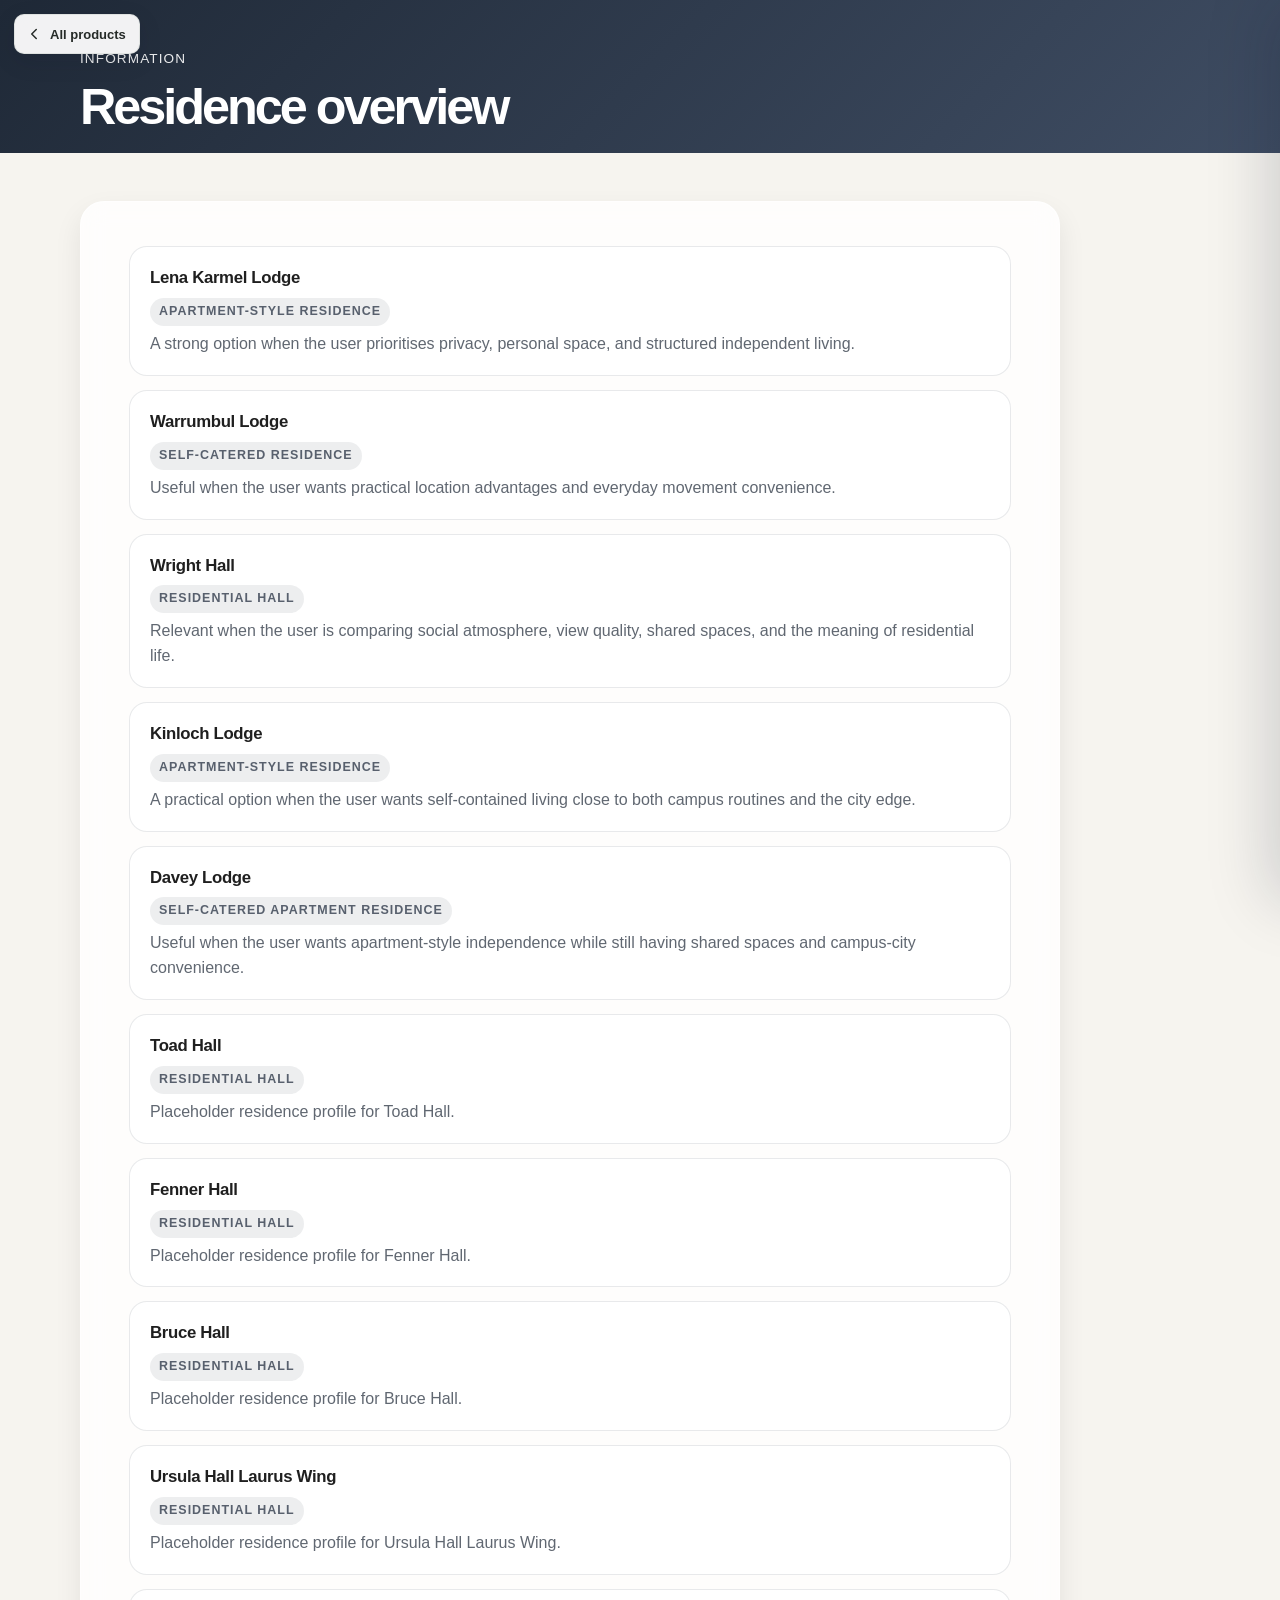
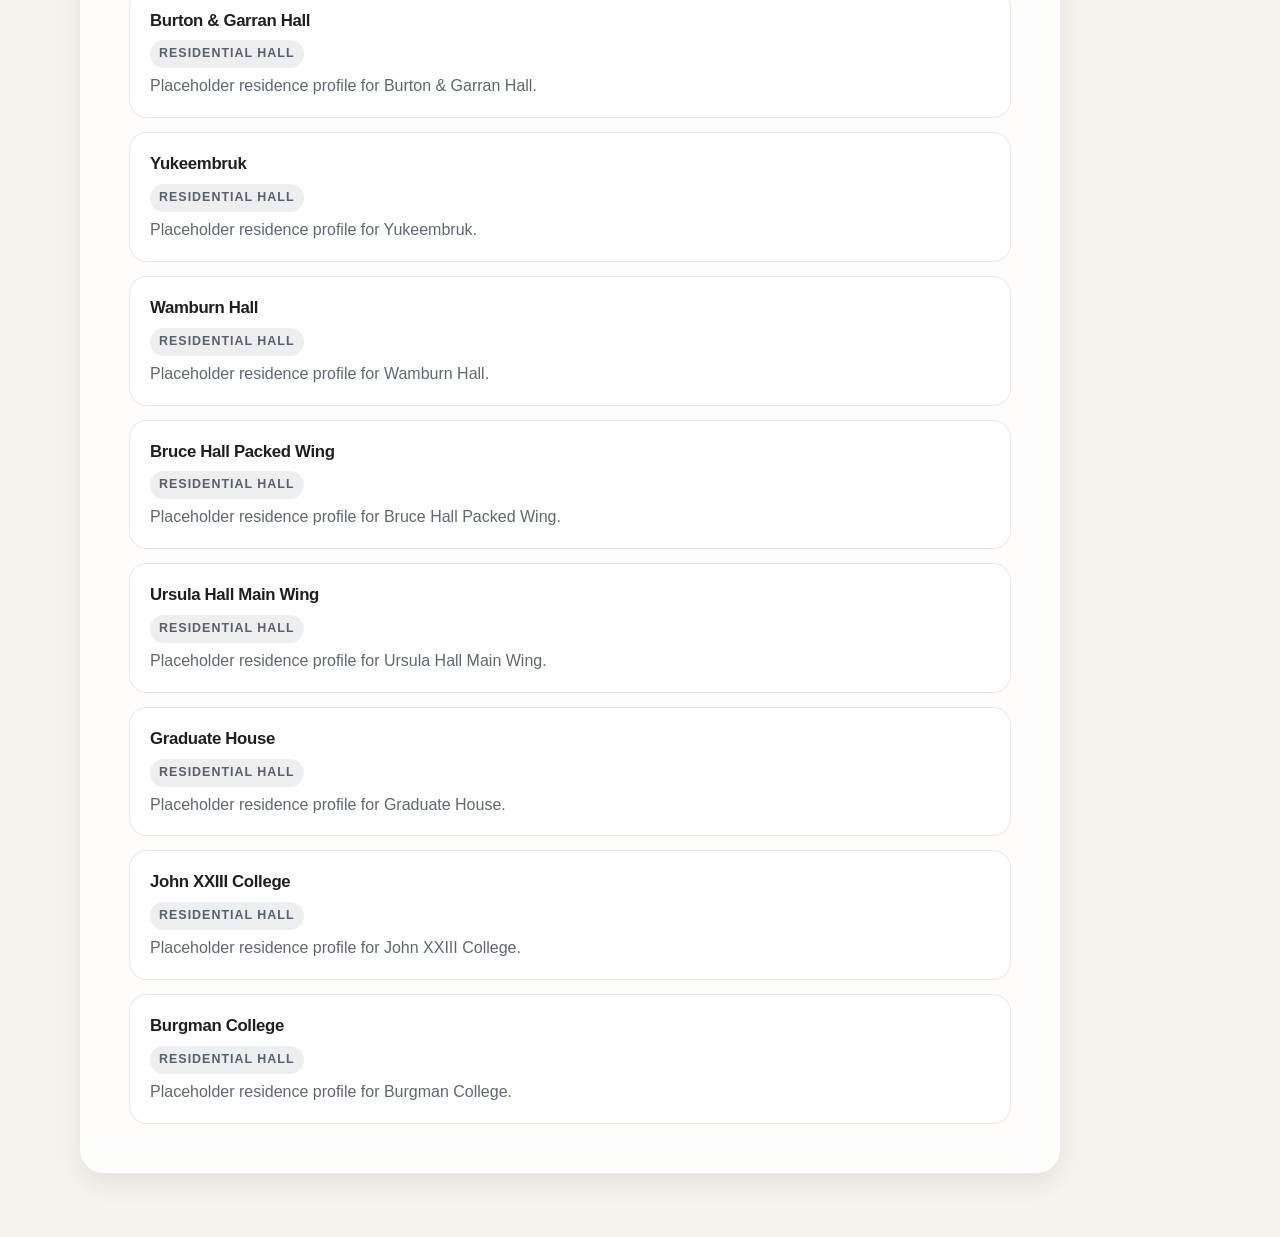
<file: information.html>
<!DOCTYPE html>
<html lang="en">
<head>
  <meta charset="UTF-8" />
  <meta name="viewport" content="width=device-width, initial-scale=1.0" />
  <title>Information | ANU Dorm Guide</title>
  <link rel="stylesheet" href="style.css?v=site-pages-overview-v1" />
  <link rel="stylesheet" href="nav.css?v=product-sidebar-v2" />
</head>
<body data-page="information">
  <a class="anu-section-back" href="index.html" aria-label="Back to all products" title="Back to all products">
    <svg viewBox="0 0 24 24" aria-hidden="true"><path d="m15 18-6-6 6-6" /></svg>
    <span>All products</span>
  </a>
  <main class="subpage-main">
    <section class="subpage-hero">
      <div class="container">
        <p class="eyebrow">INFORMATION</p>
        <h1 id="informationTitle">Residence overview</h1>
        <p id="informationSubtitle" class="subtitle">
          This page is a placeholder for practical knowledge, guides, and structured dorm details.
        </p>
      </div>
    </section>

    <section class="section">
      <div class="container placeholder-grid">
        <article id="informationDormCard" class="placeholder-card information-card">
          <h2 id="informationDormName">Residence overview</h2>
          <p id="informationDormDescription">
            Later, this page can hold laundries, printers, front desk details, access rules, and useful survival tips.
          </p>

          <div id="informationDormDetails"></div>
        </article>
      </div>
    </section>
  </main>

  <div id="site-nav-root"></div>


  <div id="informationDrawerBackdrop" class="information-drawer-backdrop" hidden></div>

  <aside id="informationDrawer" class="information-drawer" aria-hidden="true">
    <button id="informationDrawerClose" class="information-drawer__close" type="button" aria-label="Close residence details">
      ×
    </button>
    <div id="informationDrawerContent" class="information-drawer__content"></div>
  </aside>

  <aside id="informationCompareDrawer" class="information-drawer information-drawer--compare" aria-hidden="true" hidden>
    <button id="informationCompareDrawerClose" class="information-drawer__close" type="button" aria-label="Close compare residence details">
      ×
    </button>
    <div id="informationCompareDrawerContent" class="information-drawer__content"></div>
  </aside>

  <script src="src/data/dorms.js?v=dorm-residences-burgman-v1"></script>
  <script src="nav.js?v=product-sidebar-v2"></script>
  <script src="src/pages/information.js"></script>
</body>
</html>
</file>
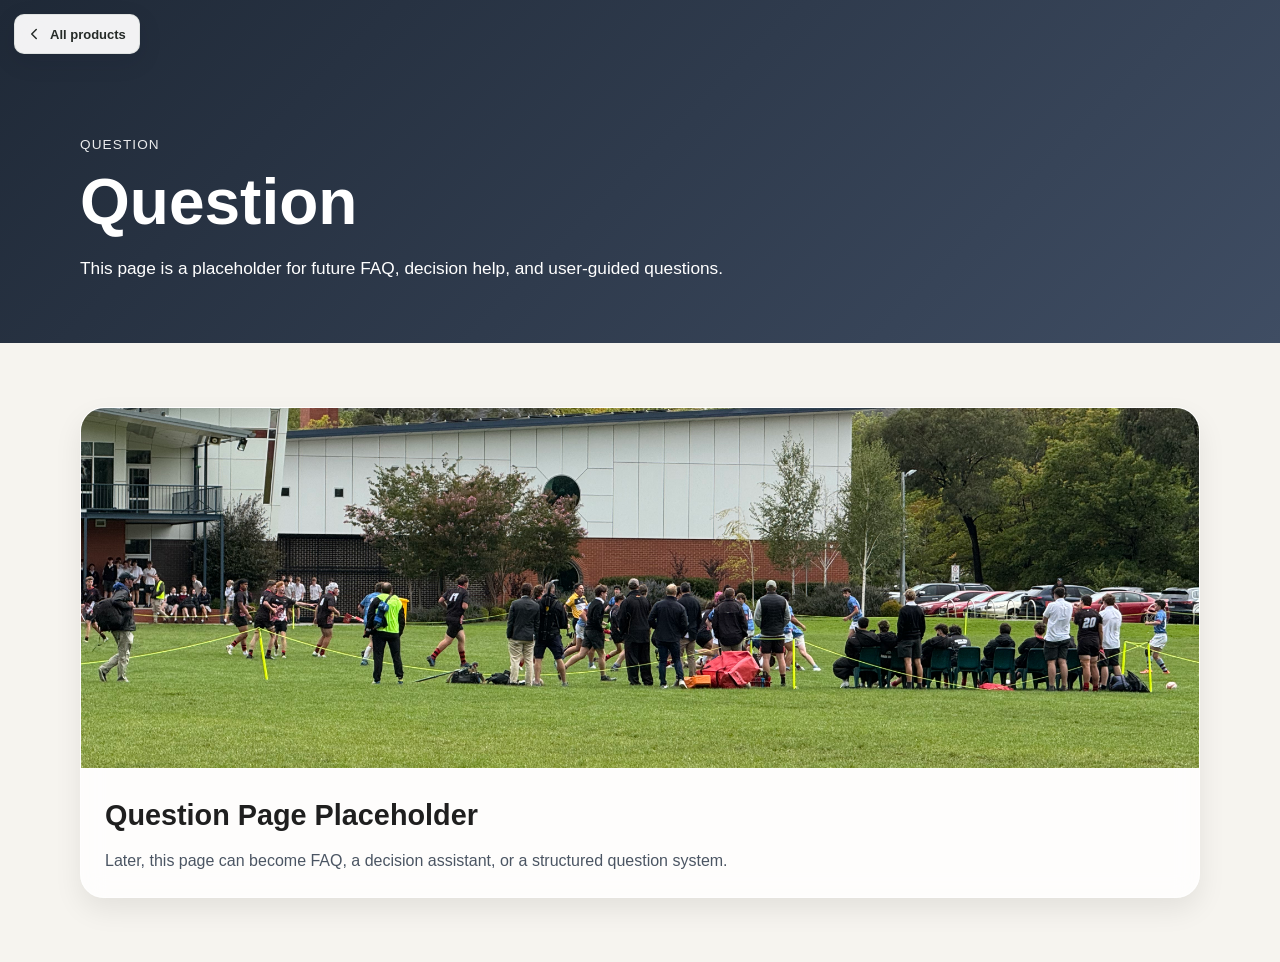
<file: question.html>
<!DOCTYPE html>
<html lang="en">
<head>
  <meta charset="UTF-8" />
  <meta name="viewport" content="width=device-width, initial-scale=1.0" />
  <title>Question | ANU Dorm Guide</title>
  <link rel="stylesheet" href="style.css?v=site-pages-overview-v1" />
  <link rel="stylesheet" href="nav.css?v=product-sidebar-v2" />
</head>
<body data-page="question">
  <a class="anu-section-back" href="index.html" aria-label="Back to all products" title="Back to all products">
    <svg viewBox="0 0 24 24" aria-hidden="true"><path d="m15 18-6-6 6-6" /></svg>
    <span>All products</span>
  </a>
  <main class="subpage-main">
    <section class="subpage-hero">
      <div class="container">
        <p class="eyebrow">QUESTION</p>
        <h1>Question</h1>
        <p class="subtitle">
          This page is a placeholder for future FAQ, decision help, and user-guided questions.
        </p>
      </div>
    </section>

    <section class="section">
      <div class="container placeholder-grid">
        <article class="placeholder-card">
          <img
            class="placeholder-image"
            src="assets/images/IMG_6944.jpeg"
            alt="Question page placeholder image"
          />
          <h2>Question Page Placeholder</h2>
          <p>
            Later, this page can become FAQ, a decision assistant, or a structured question system.
          </p>
        </article>
      </div>
    </section>
  </main>

  <div id="site-nav-root"></div>

  <script src="nav.js?v=product-sidebar-v2"></script>
</body>
</html>
</file>
<file: style.css>
* {
  box-sizing: border-box;
}

/* ===== Admin workbench layout ===== */
body[data-page="admin"] {
  min-height: 100vh;
  overflow: hidden;
  background: #f6f8f7;
  color: #16211b;
}

.admin-workbench {
  display: grid;
  grid-template-rows: 48px 1fr;
  min-height: 100vh;
}

.admin-topbar {
  display: grid;
  grid-template-columns: auto 1fr auto;
  align-items: center;
  gap: 12px;
  height: 48px;
  padding: 0 14px;
  border-bottom: 1px solid rgba(18, 29, 23, 0.09);
  background: rgba(255, 255, 255, 0.96);
  z-index: 5;
}

.admin-brand-mark {
  display: grid;
  place-items: center;
  width: 26px;
  height: 26px;
  border-radius: 8px;
  background: #18b964;
  color: #fff;
  font-weight: 900;
}

.admin-topbar__crumbs {
  display: flex;
  align-items: center;
  gap: 10px;
  min-width: 0;
  color: #4c5b53;
  font-size: 0.86rem;
  white-space: nowrap;
}

.admin-topbar__crumbs span,
.admin-topbar__crumbs strong {
  overflow: hidden;
  text-overflow: ellipsis;
}

.admin-topbar__crumbs span + span::before,
.admin-topbar__crumbs strong::before {
  content: "/";
  margin-right: 10px;
  color: #a2aaa5;
}

.admin-topbar__crumbs strong {
  border: 1px solid rgba(22, 163, 74, 0.24);
  border-radius: 999px;
  padding: 3px 8px;
  background: #ecfdf5;
  color: #15803d;
  font-size: 0.74rem;
  text-transform: uppercase;
}

.admin-topbar__crumbs strong[data-tone="warning"],
.admin-topbar__crumbs strong[data-tone="error"] {
  border-color: rgba(180, 83, 9, 0.28);
  background: #fffbeb;
  color: #b45309;
}

.admin-icon-button,
.admin-avatar-button {
  display: grid;
  place-items: center;
  border: 1px solid rgba(18, 29, 23, 0.12);
  background: #fff;
  color: #26352d;
  font: inherit;
  font-weight: 900;
  cursor: pointer;
}

.admin-icon-button {
  width: 34px;
  height: 34px;
  border-radius: 8px;
}

.admin-account {
  position: relative;
}

.admin-avatar-button {
  width: 34px;
  height: 34px;
  border-radius: 50%;
  background: linear-gradient(135deg, #d9f99d, #22c55e);
}

.admin-account-menu {
  position: absolute;
  top: 42px;
  right: 0;
  width: 260px;
  padding: 14px;
  border: 1px solid rgba(18, 29, 23, 0.12);
  border-radius: 8px;
  background: #fff;
  box-shadow: 0 18px 50px rgba(18, 29, 23, 0.16);
  z-index: 20;
}

.admin-account-menu strong,
.admin-account-menu span {
  display: block;
  overflow-wrap: anywhere;
}

.admin-account-menu span {
  margin: 6px 0 12px;
  color: #607168;
}

.admin-auth-panel {
  align-self: start;
  width: min(860px, calc(100vw - 48px));
  margin: 48px auto;
  padding: 26px;
  border: 1px solid rgba(18, 29, 23, 0.1);
  border-radius: 8px;
  background: #fff;
  box-shadow: 0 20px 56px rgba(18, 29, 23, 0.08);
}

.admin-auth-panel h1 {
  margin: 0;
  font-size: clamp(2rem, 4vw, 3.4rem);
  letter-spacing: 0;
}

.admin-workspace {
  display: grid;
  grid-template-columns: 58px minmax(360px, 28vw) minmax(0, 1fr);
  min-height: 0;
  height: calc(100vh - 48px);
}

.admin-side-nav {
  display: grid;
  grid-auto-rows: min-content;
  gap: 8px;
  padding: 12px 8px;
  border-right: 1px solid rgba(18, 29, 23, 0.09);
  background: #fff;
}

.admin-nav-item {
  display: grid;
  place-items: center;
  gap: 5px;
  border: 0;
  border-radius: 8px;
  padding: 8px 4px;
  background: transparent;
  color: #68766f;
  cursor: pointer;
}

.admin-nav-item span {
  display: grid;
  place-items: center;
  width: 30px;
  height: 30px;
  border: 1px solid rgba(18, 29, 23, 0.1);
  border-radius: 8px;
  background: #fff;
  font-weight: 900;
}

.admin-nav-item strong {
  writing-mode: vertical-rl;
  font-size: 0.68rem;
  letter-spacing: 0;
}

.admin-nav-item.is-active {
  color: #15803d;
  background: #eefbf2;
}

.admin-control-column {
  min-width: 0;
  overflow: auto;
  border-right: 1px solid rgba(18, 29, 23, 0.09);
  background: #fbfcfb;
}

.admin-tool-panel {
  padding: 18px;
}

.admin-tool-panel__head {
  display: flex;
  align-items: start;
  justify-content: space-between;
  gap: 12px;
  margin-bottom: 12px;
}

.admin-tool-panel__head h2 {
  margin: 0;
  letter-spacing: 0;
}

.admin-sync-set {
  display: grid;
  gap: 8px;
  margin: 0;
  border: 1px solid rgba(18, 29, 23, 0.12);
  border-radius: 8px;
  padding: 12px;
}

.admin-sync-set legend {
  padding: 0 6px;
  color: #304139;
  font-weight: 900;
}

.admin-sync-set select {
  width: 100%;
  border: 1px solid rgba(23, 32, 27, 0.16);
  border-radius: 8px;
  padding: 10px 12px;
  background: #fff;
  color: #17201b;
  font: inherit;
}

.admin-height-meta {
  display: flex;
  flex-wrap: wrap;
  gap: 8px;
  color: #5d6b63;
  font-size: 0.86rem;
  font-weight: 800;
}

.admin-height-meta span {
  border: 1px solid rgba(18, 29, 23, 0.1);
  border-radius: 999px;
  padding: 6px 10px;
  background: #fff;
}

.admin-button--publish {
  background: #0f9f6e;
}

.admin-map-stage {
  display: grid;
  grid-template-rows: minmax(0, 1fr);
  min-width: 0;
  min-height: 0;
  background: #edf2ef;
}

.admin-map-stage__toolbar {
  display: flex;
  align-items: center;
  justify-content: space-between;
  gap: 12px;
  padding: 0 16px;
  border-bottom: 1px solid rgba(18, 29, 23, 0.09);
  background: #fff;
}

.admin-map-stage__toolbar strong,
.admin-map-stage__toolbar span {
  font-size: 0.9rem;
}

.admin-map-stage__toolbar span {
  color: #607168;
}

.admin-map-stage iframe {
  width: 100%;
  height: 100%;
  border: 0;
  background: #eef4f0;
}

body.is-admin-map-preview {
  overflow: hidden;
  background: #eef4f0;
}

body.is-admin-map-preview .subpage-hero,
body.is-admin-map-preview #site-nav-root {
  display: none;
}

body.is-admin-map-preview .subpage-main,
body.is-admin-map-preview .explore-map-section,
body.is-admin-map-preview .explore-map-section .container {
  width: 100%;
  max-width: none;
  min-height: 100vh;
  margin: 0;
  padding: 0;
}

body.is-admin-map-preview .explore-layout-v3 {
  min-height: 100vh;
  border-radius: 0;
}

body.is-admin-map-preview .explore-map-wrap,
body.is-admin-map-preview .explore-map-shell,
body.is-admin-map-preview .explore-map-canvas {
  height: 100vh;
  min-height: 100vh;
}

body.is-admin-map-preview:not(.is-admin-dorm-preview) .explore-layout-v3,
body.is-admin-height-preview .explore-layout-v3 {
  grid-template-columns: 1fr;
}

body.is-admin-map-preview:not(.is-admin-dorm-preview) #exploreSideWrap,
body.is-admin-height-preview #exploreSideWrap,
body.is-admin-height-preview .building-label.is-dorm,
body.is-admin-height-preview .building-label:not(.is-static) {
  pointer-events: none;
}

body.is-admin-map-preview:not(.is-admin-dorm-preview) #exploreSideWrap,
body.is-admin-height-preview #exploreSideWrap {
  display: none;
}

@media (max-width: 980px) {
  body[data-page="admin"] {
    overflow: auto;
  }

  .admin-workbench {
    min-height: 100vh;
  }

  .admin-workspace {
    grid-template-columns: 54px 1fr;
    grid-template-rows: minmax(520px, 58vh) auto;
    height: auto;
  }

  .admin-map-stage {
    grid-column: 1 / -1;
    grid-row: 1;
  }

  .admin-side-nav,
  .admin-control-column {
    grid-row: 2;
  }
}

html {
  scroll-behavior: smooth;
}

body {
  margin: 0;
  font-family: -apple-system, BlinkMacSystemFont, "Segoe UI", sans-serif;
  background-color: #f6f4ef;
  color: #1f1f1f;
  line-height: 1.6;
}

body.drawer-open {
  overflow: hidden;
}

a {
  color: inherit;
  text-decoration: none;
}

img {
  display: block;
  max-width: 100%;
}

.container {
  width: min(1120px, 92%);
  margin: 0 auto;
}

.hero {
  position: relative;
  min-height: 72vh;
  display: flex;
  align-items: center;
  color: white;
  overflow: hidden;
}

.hero-home {
  background-image: url("assets/images/IMG_6288.jpeg");
  background-size: cover;
  background-position: center;
  padding: 120px 0 72px;
}

.hero-overlay {
  position: absolute;
  inset: 0;
  background: rgba(16, 24, 40, 0.56);
}

.hero-inner {
  position: relative;
  z-index: 1;
  max-width: 760px;
}

.eyebrow {
  text-transform: uppercase;
  letter-spacing: 0.08em;
  font-size: 0.85rem;
  opacity: 0.9;
  margin-bottom: 14px;
}

h1 {
  font-size: clamp(2.4rem, 5vw, 4.3rem);
  line-height: 1.06;
  margin: 0 0 18px;
}

.subtitle {
  font-size: 1.08rem;
  max-width: 680px;
  margin-bottom: 28px;
}

.hero .subtitle,
.hero .status-label,
.hero .status-text {
  color: rgba(255, 255, 255, 0.92);
}

.hero-actions {
  display: flex;
  gap: 14px;
  flex-wrap: wrap;
  margin-bottom: 28px;
}

.primary-button,
.secondary-button,
.path-button,
.card-button {
  border: none;
  border-radius: 14px;
  padding: 12px 18px;
  font-size: 0.98rem;
  font-weight: 700;
  cursor: pointer;
}

.primary-button {
  background-color: #f59e0b;
  color: #111827;
}

.secondary-button {
  background-color: rgba(255, 255, 255, 0.14);
  color: white;
  border: 1px solid rgba(255, 255, 255, 0.22);
}

.status-label {
  margin: 0 0 4px;
  opacity: 0.82;
  font-size: 0.95rem;
}

.status-text {
  margin: 0;
  font-weight: 600;
  font-size: 1rem;
}

.page-main {
  padding-bottom: 80px;
}

.section {
  padding: 64px 0;
}

.section-heading {
  max-width: 760px;
  margin-bottom: 24px;
}

.section-heading h2 {
  font-size: 2rem;
  margin: 0 0 10px;
}

.section-heading p {
  margin: 0;
  color: #4b5563;
}

.path-buttons {
  display: flex;
  gap: 12px;
  flex-wrap: wrap;
}

.path-button {
  background-color: white;
  color: #111827;
  box-shadow: 0 10px 24px rgba(0, 0, 0, 0.08);
}

.path-button.active {
  background-color: #111827;
  color: white;
}

.card-grid {
  display: grid;
  grid-template-columns: repeat(3, 1fr);
  gap: 20px;
}

.card {
  background-color: white;
  border-radius: 20px;
  overflow: hidden;
  box-shadow: 0 12px 28px rgba(0, 0, 0, 0.08);
}

.card-image {
  width: 100%;
  height: 220px;
  object-fit: cover;
}

.card-body {
  padding: 22px;
}

.card-tag {
  display: inline-block;
  font-size: 0.78rem;
  font-weight: 700;
  letter-spacing: 0.03em;
  text-transform: uppercase;
  color: #b45309;
  margin-bottom: 14px;
}

.card h3 {
  margin: 0 0 12px;
  font-size: 1.35rem;
}

.card-text {
  margin: 0 0 18px;
  color: #4b5563;
}

.card-button {
  background-color: #1d4ed8;
  color: white;
}

.info-panel {
  margin-top: 28px;
  background-color: white;
  border-radius: 20px;
  padding: 24px;
  box-shadow: 0 12px 28px rgba(0, 0, 0, 0.08);
}

.info-panel-label {
  margin: 0 0 10px;
  text-transform: uppercase;
  letter-spacing: 0.06em;
  font-size: 0.8rem;
  color: #6b7280;
}

.info-panel h3 {
  margin: 0 0 12px;
  font-size: 1.5rem;
}

.info-panel p {
  margin: 0 0 8px;
}

.compare-toolbar {
  display: flex;
  justify-content: space-between;
  align-items: center;
  gap: 16px;
  flex-wrap: wrap;
  margin-bottom: 20px;
}

.compare-mode-text {
  margin: 0;
  font-weight: 600;
  color: #374151;
}

.compare-mode-buttons {
  display: flex;
  gap: 10px;
  flex-wrap: wrap;
}

.compare-mode-button {
  border: none;
  border-radius: 12px;
  padding: 10px 14px;
  background-color: white;
  color: #111827;
  font-size: 0.95rem;
  font-weight: 700;
  cursor: pointer;
  box-shadow: 0 8px 18px rgba(0, 0, 0, 0.08);
}

.compare-mode-button.active {
  background-color: #111827;
  color: white;
}

.compare-table-wrapper {
  overflow-x: auto;
  background-color: white;
  border-radius: 20px;
  box-shadow: 0 12px 28px rgba(0, 0, 0, 0.08);
}

.compare-table {
  width: 100%;
  border-collapse: collapse;
}

.compare-table th,
.compare-table td {
  text-align: left;
  padding: 18px 20px;
  border-bottom: 1px solid #e5e7eb;
}

.compare-table th {
  background-color: #f9fafb;
  font-size: 0.92rem;
}

.menu-trigger {
  position: fixed;
  top: 18px;
  left: 18px;
  z-index: 1200;
  width: 48px;
  height: 48px;
  border: none;
  border-radius: 14px;
  background: rgba(15, 23, 42, 0.42);
  backdrop-filter: blur(10px);
  cursor: pointer;
  display: flex;
  flex-direction: column;
  justify-content: center;
  gap: 5px;
  padding: 0 12px;
}

.menu-trigger span {
  display: block;
  height: 2px;
  border-radius: 999px;
  background: white;
}

.drawer-overlay {
  position: fixed;
  inset: 0;
  z-index: 1190;
  background: rgba(15, 23, 42, 0.28);
  opacity: 0;
  pointer-events: none;
  transition: opacity 0.25s ease;
}

.drawer-overlay.show {
  opacity: 1;
  pointer-events: auto;
}

.drawer {
  position: fixed;
  top: 0;
  left: 0;
  z-index: 1201;
  width: min(320px, 86vw);
  height: 100vh;
  background: #171717;
  color: white;
  transform: translateX(-100%);
  transition: transform 0.28s ease;
  box-shadow: 18px 0 40px rgba(0, 0, 0, 0.24);
  padding: 22px 20px 32px;
}

.drawer.open {
  transform: translateX(0);
}

.drawer-header {
  display: flex;
  align-items: center;
  gap: 14px;
  margin-bottom: 28px;
}

.drawer-close {
  border: none;
  background: transparent;
  color: rgba(255, 255, 255, 0.78);
  font-size: 2rem;
  line-height: 1;
  cursor: pointer;
  padding: 0;
}

.drawer-title {
  font-size: 1.4rem;
  font-weight: 800;
}

.drawer-nav {
  display: flex;
  flex-direction: column;
  gap: 8px;
}

.drawer-link {
  padding: 12px 14px;
  border-radius: 12px;
  color: rgba(255, 255, 255, 0.88);
  font-size: 1.08rem;
  font-weight: 700;
}

.drawer-link:hover {
  background: rgba(255, 255, 255, 0.08);
}

.drawer-link.active {
  background: rgba(245, 158, 11, 0.16);
  color: #f59e0b;
}

.subpage-main {
  min-height: 100vh;
  background: #f6f4ef;
}

.subpage-hero {
  padding: 120px 0 32px;
  background: linear-gradient(135deg, #1f2937, #3f4d63);
  color: white;
}

.placeholder-grid {
  display: grid;
  grid-template-columns: 1fr;
}

.placeholder-card {
  background: white;
  border-radius: 24px;
  overflow: hidden;
  box-shadow: 0 12px 28px rgba(0, 0, 0, 0.08);
}

.placeholder-image {
  width: 100%;
  height: 360px;
  object-fit: cover;
}

.placeholder-card h2 {
  margin: 0;
  padding: 24px 24px 10px;
  font-size: 1.8rem;
}

.placeholder-card p {
  margin: 0;
  padding: 0 24px 24px;
  color: #4b5563;
}

@media (max-width: 900px) {
  .card-grid {
    grid-template-columns: 1fr;
  }

  .compare-toolbar {
    align-items: flex-start;
  }
}

@media (max-width: 640px) {
  .hero-home {
    min-height: 68vh;
    padding: 108px 0 56px;
  }

  h1 {
    font-size: 2.5rem;
  }

  .menu-trigger {
    top: 14px;
    left: 14px;
  }

  .placeholder-image {
    height: 260px;
  }
}

/* ===== UI polish patch: subtle glass + cleaner depth ===== */

.menu-trigger {
  background: rgba(15, 23, 42, 0.26);
  border: 1px solid rgba(255, 255, 255, 0.18);
  box-shadow: 0 12px 30px rgba(0, 0, 0, 0.18);
  backdrop-filter: blur(14px) saturate(140%);
  -webkit-backdrop-filter: blur(14px) saturate(140%);
  transition: transform 0.18s ease, background 0.18s ease, box-shadow 0.18s ease;
}

.menu-trigger:hover {
  transform: translateY(-1px);
  background: rgba(15, 23, 42, 0.34);
  box-shadow: 0 16px 36px rgba(0, 0, 0, 0.22);
}

.drawer {
  background: rgba(23, 23, 23, 0.78);
  border-right: 1px solid rgba(255, 255, 255, 0.08);
  backdrop-filter: blur(18px) saturate(135%);
  -webkit-backdrop-filter: blur(18px) saturate(135%);
}

.drawer-header {
  padding-bottom: 14px;
  border-bottom: 1px solid rgba(255, 255, 255, 0.08);
}

.drawer-link {
  transition: background 0.18s ease, color 0.18s ease, transform 0.18s ease;
}

.drawer-link:hover {
  transform: translateX(4px);
}

.hero-overlay {
  background:
    linear-gradient(180deg, rgba(16, 24, 40, 0.30), rgba(16, 24, 40, 0.62)),
    linear-gradient(90deg, rgba(16, 24, 40, 0.18), rgba(16, 24, 40, 0.12));
}

.card {
  transition: transform 0.22s ease, box-shadow 0.22s ease;
}

.card:hover {
  transform: translateY(-4px);
  box-shadow: 0 18px 38px rgba(0, 0, 0, 0.12);
}

.card-image {
  transition: transform 0.28s ease, filter 0.28s ease;
  filter: saturate(1.02);
}

.card:hover .card-image {
  transform: scale(1.02);
  filter: saturate(1.08);
}

.info-panel {
  background: rgba(255, 255, 255, 0.76);
  border: 1px solid rgba(255, 255, 255, 0.55);
  backdrop-filter: blur(12px);
  -webkit-backdrop-filter: blur(12px);
}

.compare-toolbar {
  background: rgba(255, 255, 255, 0.44);
  border: 1px solid rgba(255, 255, 255, 0.55);
  border-radius: 18px;
  padding: 14px 16px;
  backdrop-filter: blur(14px);
  -webkit-backdrop-filter: blur(14px);
}

.compare-mode-button {
  transition: transform 0.18s ease, box-shadow 0.18s ease, background 0.18s ease, color 0.18s ease;
}

.compare-mode-button:hover {
  transform: translateY(-1px);
  box-shadow: 0 10px 20px rgba(0, 0, 0, 0.10);
}

.placeholder-card {
  background: rgba(255, 255, 255, 0.82);
  border: 1px solid rgba(255, 255, 255, 0.55);
  backdrop-filter: blur(12px);
  -webkit-backdrop-filter: blur(12px);
}
.explore-map-section {
  padding-top: 24px;
}

.explore-layout {
  display: grid;
  grid-template-columns: minmax(0, 1.65fr) minmax(320px, 0.85fr);
  gap: 20px;
  align-items: stretch;
}

.cesium-map {
  min-height: 72vh;
  border-radius: 24px;
  overflow: hidden;
  background: #0f172a;
  box-shadow: 0 18px 38px rgba(0, 0, 0, 0.14);
}

.map-side-panel {
  background: rgba(255, 255, 255, 0.82);
  border: 1px solid rgba(255, 255, 255, 0.58);
  border-radius: 24px;
  padding: 24px;
  box-shadow: 0 18px 38px rgba(0, 0, 0, 0.10);
  backdrop-filter: blur(12px);
  -webkit-backdrop-filter: blur(12px);
}

.map-side-panel h2 {
  margin: 0 0 12px;
  font-size: 1.8rem;
}

.map-side-panel p {
  margin: 0 0 14px;
  color: #4b5563;
}

.map-note {
  color: #6b7280;
}

.map-status {
  margin-top: 18px;
  font-weight: 700;
  color: #1d4ed8;
}

@media (max-width: 980px) {
  .explore-layout {
    grid-template-columns: 1fr;
  }

  .cesium-map {
    min-height: 58vh;
  }
}

.explore-map-section {
  padding-top: 24px;
}

.explore-layout {
  display: grid;
  grid-template-columns: minmax(0, 1.65fr) minmax(320px, 0.85fr);
  gap: 20px;
  align-items: stretch;
}

.map3d-canvas {
  min-height: 72vh;
  border-radius: 24px;
  overflow: hidden;
  background: #ecebe6;
  box-shadow: 0 18px 38px rgba(0, 0, 0, 0.14);
}

.map-side-panel {
  background: rgba(255, 255, 255, 0.82);
  border: 1px solid rgba(255, 255, 255, 0.58);
  border-radius: 24px;
  padding: 24px;
  box-shadow: 0 18px 38px rgba(0, 0, 0, 0.10);
  backdrop-filter: blur(12px);
  -webkit-backdrop-filter: blur(12px);
}

.map-side-panel h2 {
  margin: 0 0 12px;
  font-size: 1.8rem;
}

.map-side-panel p {
  margin: 0 0 14px;
  color: #4b5563;
}

.map-note {
  color: #6b7280;
}

.map-status {
  margin-top: 18px;
  font-weight: 700;
  color: #1d4ed8;
}

@media (max-width: 980px) {
  .explore-layout {
    grid-template-columns: 1fr;
  }

  .map3d-canvas {
    min-height: 58vh;
  }
}

.map3d-shell {
  position: relative;
  overflow: hidden;
  border-radius: 28px;
  background: #ecebe6;
  box-shadow: 0 18px 40px rgba(15, 23, 42, 0.08);
}

.map3d-canvas {
  position: relative;
  min-height: 640px;
}

.map3d-canvas canvas {
  display: block;
  width: 100%;
  height: 100%;
  transition:
    transform 0.38s ease,
    opacity 0.38s ease,
    filter 0.38s ease;
}

.map-toolbar {
  position: absolute;
  top: 18px;
  left: 18px;
  z-index: 30;
  display: flex;
  align-items: center;
  gap: 10px;
}

.mode-switch {
  position: relative;
  display: grid;
  grid-template-columns: 1fr 1fr;
  align-items: center;
  padding: 4px;
  border-radius: 999px;
  background: rgba(255, 255, 255, 0.88);
  border: 1px solid rgba(255, 255, 255, 0.9);
  backdrop-filter: blur(14px);
  -webkit-backdrop-filter: blur(14px);
  box-shadow:
    0 10px 24px rgba(15, 23, 42, 0.12),
    inset 0 1px 0 rgba(255, 255, 255, 0.5);
}

.mode-switch-indicator {
  position: absolute;
  top: 4px;
  left: 4px;
  width: calc(50% - 4px);
  height: calc(100% - 8px);
  border-radius: 999px;
  background: linear-gradient(180deg, #ffffff 0%, #eef2f7 100%);
  box-shadow:
    0 6px 14px rgba(15, 23, 42, 0.12),
    inset 0 1px 0 rgba(255, 255, 255, 0.9);
  transition: transform 0.32s ease;
}

.mode-switch[data-mode="2d"] .mode-switch-indicator {
  transform: translateX(100%);
}

.mode-switch-button {
  position: relative;
  z-index: 2;
  min-width: 68px;
  padding: 10px 18px;
  border: none;
  background: transparent;
  border-radius: 999px;
  font-size: 0.98rem;
  font-weight: 700;
  color: #5b6473;
  cursor: pointer;
  transition:
    color 0.22s ease,
    transform 0.18s ease;
}

.mode-switch-button:hover {
  transform: translateY(-1px);
}

.mode-switch-button.is-active {
  color: #111827;
}

.map-reset-button {
  padding: 10px 18px;
  border: 1px solid rgba(255, 255, 255, 0.9);
  border-radius: 999px;
  background: rgba(255, 255, 255, 0.88);
  color: #111827;
  font-size: 0.98rem;
  font-weight: 700;
  cursor: pointer;
  backdrop-filter: blur(14px);
  -webkit-backdrop-filter: blur(14px);
  box-shadow:
    0 10px 24px rgba(15, 23, 42, 0.12),
    inset 0 1px 0 rgba(255, 255, 255, 0.5);
  transition:
    transform 0.18s ease,
    background 0.18s ease,
    box-shadow 0.18s ease;
}

.map-reset-button:hover {
  transform: translateY(-1px);
  background: rgba(255, 255, 255, 0.96);
}

.scene-veil {
  position: absolute;
  inset: 0;
  z-index: 20;
  pointer-events: none;
  opacity: 0;
  background:
    radial-gradient(circle at 50% 50%, rgba(255,255,255,0.10), rgba(243,244,241,0.22));
  transition: opacity 0.34s ease;
}

.scene-veil.active {
  opacity: 1;
}

.map3d-shell.is-switching .map3d-canvas canvas {
  transform: scale(1.015);
  opacity: 0.92;
  filter: blur(1.2px);
}

@media (max-width: 980px) {
  .map-toolbar {
    top: 14px;
    left: 14px;
    gap: 8px;
  }

  .mode-switch-button,
  .map-reset-button {
    padding: 9px 14px;
    font-size: 0.92rem;
  }

  .mode-switch-button {
    min-width: 58px;
  }

  .map3d-canvas {
    min-height: 520px;
  }
}
/* ===== Explore map layout ===== */

.explore-map-section .container {
  width: min(1180px, 94%);
}

.explore-layout {
  display: grid;
  grid-template-columns: minmax(0, 0.68fr) 360px;
  gap: 22px;
  align-items: stretch;
}

.map-column {
  min-width: 0;
}

.map3d-shell {
  position: relative;
  min-height: 540px;
  border-radius: 32px;
  overflow: hidden;
  background: #f3f4f1;
  box-shadow: 0 22px 40px rgba(15, 23, 42, 0.08);
}

.map3d-canvas {
  width: 100%;
  height: 540px;
}

.map3d-toolbar {
  position: absolute;
  top: 18px;
  left: 18px;
  z-index: 30;
  display: flex;
  align-items: center;
  gap: 14px;
}

.scene-mode-toggle {
  position: relative;
  display: inline-flex;
  align-items: center;
  padding: 4px;
  border-radius: 999px;
  background: rgba(255, 255, 255, 0.92);
  box-shadow: 0 12px 30px rgba(15, 23, 42, 0.08);
  backdrop-filter: blur(8px);
  -webkit-backdrop-filter: blur(8px);
}

.scene-mode-toggle::after {
  content: "";
  position: absolute;
  top: 4px;
  left: 4px;
  width: 76px;
  height: 46px;
  border-radius: 999px;
  background: #eef2f7;
  box-shadow: inset 0 0 0 1px rgba(15, 23, 42, 0.04);
  transition: transform 0.28s ease;
}

.scene-mode-toggle[data-mode="2d"]::after {
  transform: translateX(76px);
}

.map-mode-button {
  position: relative;
  z-index: 1;
  border: none;
  background: transparent;
  min-width: 76px;
  height: 46px;
  padding: 0 18px;
  border-radius: 999px;
  font-size: 18px;
  font-weight: 700;
  color: #667085;
  cursor: pointer;
  transition: color 0.24s ease, transform 0.24s ease;
}

.map-mode-button.is-active {
  color: #111827;
}

.map-reset-button {
  border: none;
  background: rgba(255, 255, 255, 0.96);
  color: #111827;
  height: 46px;
  padding: 0 24px;
  border-radius: 999px;
  font-size: 18px;
  font-weight: 700;
  cursor: pointer;
  box-shadow: 0 12px 30px rgba(15, 23, 42, 0.08);
  transition: opacity 0.24s ease, transform 0.24s ease;
}

.map-reset-button.is-hidden {
  opacity: 0;
  pointer-events: none;
  transform: translateY(-8px);
}

.scene-veil {
  position: absolute;
  inset: 0;
  z-index: 18;
  pointer-events: none;
  background: radial-gradient(circle at 22% 18%, rgba(255,255,255,0.55), rgba(255,255,255,0) 36%),
              linear-gradient(90deg, rgba(255,255,255,0.42), rgba(255,255,255,0));
  opacity: 0;
  transition: opacity 0.26s ease;
}

.scene-veil.active {
  opacity: 1;
}

.map-label-layer {
  position: absolute;
  inset: 0;
  z-index: 22;
  pointer-events: none;
  overflow: hidden;
}

.building-label {
  position: absolute;
  transform: translate(-50%, -100%);
  border: none;
  background: transparent;
  padding: 0;
  pointer-events: auto;
}

.building-label.is-static {
  pointer-events: none;
}

.building-label__face {
  display: flex;
  align-items: center;
  justify-content: center;
  width: 46px;
  height: 46px;
  border-radius: 999px;
  background: rgba(255, 255, 255, 0.97);
  border: 1px solid rgba(15, 23, 42, 0.11);
  box-shadow: 0 10px 22px rgba(15, 23, 42, 0.10);
  color: #111827;
}

.building-label__text {
  font-size: 15px;
  font-weight: 800;
  line-height: 1;
  color: inherit;
}

.building-label.is-dorm {
  cursor: pointer;
}

.building-label.is-dorm .building-label__face {
  width: 48px;
  height: 48px;
  border-radius: 50% 50% 50% 8px;
  background: #dff1d7;
  border: 1px solid #a9c998;
  transform: rotate(-45deg);
  color: #1f2937;
}

.building-label.is-dorm .building-label__text {
  transform: rotate(45deg);
}

.building-label.is-dorm:hover .building-label__face {
  transform: rotate(-45deg) scale(1.06);
  background: #d5ebca;
}

.building-label.is-selected .building-label__face {
  box-shadow: 0 0 0 4px rgba(145, 194, 119, 0.20), 0 12px 24px rgba(15, 23, 42, 0.14);
}

.map-side-panel {
  background: rgba(255, 255, 255, 0.96);
  border-radius: 32px;
  padding: 28px 26px;
  box-shadow: 0 18px 36px rgba(15, 23, 42, 0.06);
  display: flex;
  flex-direction: column;
  gap: 18px;
}

.map-side-panel h2 {
  margin: 0;
  font-size: clamp(28px, 3vw, 34px);
  line-height: 1.15;
}

.map-side-panel p {
  margin: 0;
  color: #475467;
  line-height: 1.6;
}

.map-note {
  color: #344054;
}

.map-status {
  font-size: 15px;
  font-weight: 700;
  color: #344054;
}

.dorm-detail-card {
  margin-top: 6px;
  border-radius: 24px;
  background: #f8fafc;
  border: 1px solid rgba(15, 23, 42, 0.06);
  padding: 18px;
  display: flex;
  flex-direction: column;
  gap: 14px;
  min-height: 280px;
}

.dorm-detail-head {
  display: flex;
  align-items: flex-start;
  justify-content: space-between;
}

.dorm-detail-label {
  margin: 0 0 6px 0;
  font-size: 12px;
  letter-spacing: 0.12em;
  text-transform: uppercase;
  color: #98a2b3;
  font-weight: 700;
}

.dorm-detail-card h3 {
  margin: 0;
  font-size: 26px;
  line-height: 1.15;
  color: #111827;
}

.dorm-detail-code {
  margin: 6px 0 0 0;
  color: #667085;
  font-size: 14px;
  font-weight: 700;
}

.dorm-detail-body {
  flex: 1;
  border-radius: 20px;
  background: #ffffff;
  border: 1px dashed rgba(15, 23, 42, 0.12);
  min-height: 180px;
}

@media (max-width: 1024px) {
  .explore-layout {
    grid-template-columns: 1fr;
  }

  .map3d-shell,
  .map3d-canvas {
    min-height: 500px;
    height: 500px;
  }
}

@media (max-width: 640px) {
  .map3d-toolbar {
    gap: 10px;
    top: 14px;
    left: 14px;
  }

  .scene-mode-toggle::after {
    width: 68px;
    height: 42px;
  }

  .scene-mode-toggle[data-mode="2d"]::after {
    transform: translateX(68px);
  }

  .map-mode-button {
    min-width: 68px;
    height: 42px;
    font-size: 16px;
  }

  .map-reset-button {
    height: 42px;
    padding: 0 18px;
    font-size: 16px;
  }

  .map3d-shell,
  .map3d-canvas {
    min-height: 440px;
    height: 440px;
  }
}

/* ===== Explore scene v3 ===== */

.explore-map-section .container {
  width: min(1200px, 94%);
}

#exploreSceneLayout {
  display: grid;
  grid-template-columns: minmax(0, 1fr) 340px;
  gap: 24px;
  align-items: stretch;
  transition: grid-template-columns 0.34s ease, gap 0.34s ease;
}

#exploreSceneLayout.is-detail-open {
  grid-template-columns: minmax(0, 0.72fr) 440px;
  gap: 18px;
}

#exploreMapWrap {
  min-width: 0;
}

.explore-map-shell {
  position: relative;
  height: 520px;
  border-radius: 30px;
  overflow: hidden;
  background: #f3f4f1;
  box-shadow: 0 20px 38px rgba(15, 23, 42, 0.07);
}

.explore-map-canvas {
  width: 100%;
  height: 100%;
}

.explore-map-toolbar {
  position: absolute;
  top: 16px;
  left: 16px;
  z-index: 26;
  display: flex;
  align-items: center;
  gap: 10px;
}

.explore-map-toolbar .explore-mode-toggle {
  display: none;
}

body.is-home-path-explore #btnNumbers,
body:not([data-page="admin"]) #btnNumbers {
  display: none !important;
}

.explore-mode-toggle {
  position: relative;
  display: inline-flex;
  align-items: center;
  padding: 4px;
  border-radius: 999px;
  background: rgba(255, 255, 255, 0.92);
  box-shadow: 0 12px 28px rgba(15, 23, 42, 0.08);
  backdrop-filter: blur(8px);
  -webkit-backdrop-filter: blur(8px);
}

.explore-mode-toggle::after {
  content: "";
  position: absolute;
  top: 4px;
  left: 4px;
  width: 74px;
  height: 42px;
  border-radius: 999px;
  background: #edf2f7;
  transition: transform 0.28s ease;
}

.explore-mode-toggle[data-mode="2d"]::after {
  transform: translateX(74px);
}

.explore-mode-button {
  position: relative;
  z-index: 1;
  min-width: 74px;
  height: 42px;
  padding: 0 16px;
  border: none;
  background: transparent;
  border-radius: 999px;
  font-size: 16px;
  font-weight: 700;
  color: #667085;
  cursor: pointer;
}

.explore-mode-button.is-active {
  color: #111827;
}

.explore-toolbar-button {
  height: 42px;
  padding: 0 18px;
  border: none;
  border-radius: 999px;
  background: rgba(255, 255, 255, 0.95);
  color: #111827;
  font-size: 15px;
  font-weight: 700;
  cursor: pointer;
  box-shadow: 0 12px 28px rgba(15, 23, 42, 0.08);
  transition: opacity 0.22s ease, transform 0.22s ease, background 0.22s ease;
}

.explore-toolbar-button:hover {
  transform: translateY(-1px);
}

.explore-toolbar-button.is-active {
  background: #eef4fb;
}

.explore-toolbar-button.is-hidden {
  opacity: 0;
  pointer-events: none;
  transform: translateY(-8px);
}

.explore-scene-veil {
  position: absolute;
  inset: 0;
  z-index: 16;
  pointer-events: none;
  background: radial-gradient(circle at 18% 18%, rgba(255,255,255,0.55), rgba(255,255,255,0) 36%);
  opacity: 0;
  transition: opacity 0.24s ease;
}

.explore-scene-veil.active {
  opacity: 1;
}

#exploreMapWrap.is-switching canvas {
  transform: scale(1.01);
  opacity: 0.94;
  filter: blur(0.8px);
}

.explore-label-layer {
  position: absolute;
  inset: 0;
  z-index: 22;
  pointer-events: none;
  overflow: hidden;
}

body.is-map-labels-hidden .explore-label-layer {
  display: none;
}

.entrance-route-time-label {
  position: absolute;
  z-index: 6;
  display: none;
  min-width: 46px;
  padding: 6px 9px;
  border: 1px solid color-mix(in srgb, var(--route-time-color) 68%, white);
  border-radius: 10px;
  background: rgba(255, 255, 255, 0.88);
  color: #172033;
  font-size: 0.76rem;
  font-weight: 900;
  line-height: 1;
  text-align: center;
  transform: translate(-50%, -50%);
  box-shadow:
    0 10px 22px color-mix(in srgb, var(--route-time-color) 22%, transparent),
    inset 0 0 0 1px rgba(255, 255, 255, 0.54);
  backdrop-filter: blur(14px);
  -webkit-backdrop-filter: blur(14px);
}

.explore-map-legend {
  position: absolute;
  left: 50%;
  bottom: clamp(14px, 2.4vw, 26px);
  z-index: 35;
  display: flex;
  flex-wrap: wrap;
  align-items: center;
  justify-content: center;
  gap: 10px 18px;
  width: min(860px, calc(100% - 32px));
  padding: 10px 18px;
  border-radius: 999px;
  transform: translateX(-50%);
  overflow: hidden;
  isolation: isolate;
  background:
    linear-gradient(135deg, rgba(255, 255, 255, 0.48), rgba(255, 255, 255, 0.13) 46%, rgba(255, 255, 255, 0.31)),
    linear-gradient(180deg, rgba(255, 255, 255, 0.22), rgba(240, 247, 252, 0.08));
  border: 1px solid rgba(255, 255, 255, 0.58);
  box-shadow:
    0 18px 48px rgba(15, 23, 42, 0.11),
    inset 0 1px 0 rgba(255, 255, 255, 0.86),
    inset 0 -1px 0 rgba(255, 255, 255, 0.24);
  backdrop-filter: blur(24px) saturate(1.82) brightness(1.08);
  -webkit-backdrop-filter: blur(24px) saturate(1.82) brightness(1.08);
  color: rgba(15, 23, 42, 0.86);
  font-size: 0.82rem;
  font-weight: 800;
  pointer-events: none;
  transition:
    opacity 180ms ease,
    visibility 180ms ease,
    transform 180ms ease;
}

body[data-page="explore"] .explore-map-legend,
body.is-admin-map-preview .explore-map-legend {
  display: none;
}

#exploreSceneLayout.is-detail-open .explore-map-legend {
  opacity: 0;
  visibility: hidden;
  transform: translateX(-50%) translateY(10px);
}

.explore-map-legend::before,
.explore-map-legend::after {
  content: "";
  position: absolute;
  inset: 0;
  border-radius: inherit;
  pointer-events: none;
}

.explore-map-legend::before {
  z-index: 0;
  background:
    linear-gradient(100deg, rgba(255, 255, 255, 0.52), transparent 27%, rgba(255, 255, 255, 0.18) 68%, transparent),
    linear-gradient(180deg, rgba(255, 255, 255, 0.36), transparent 42%);
  opacity: 0.86;
}

.explore-map-legend::after {
  z-index: 1;
  box-shadow:
    inset 0 0 0 1px rgba(255, 255, 255, 0.38),
    inset 12px 0 28px rgba(255, 255, 255, 0.16),
    inset -12px 0 28px rgba(168, 190, 205, 0.12);
  mix-blend-mode: screen;
}

.explore-map-legend div {
  position: relative;
  z-index: 2;
  display: flex;
  align-items: center;
  gap: 8px;
  white-space: nowrap;
  text-shadow:
    0 1px 10px rgba(255, 255, 255, 0.82),
    0 0 20px rgba(255, 255, 255, 0.52);
}

.explore-map-legend span {
  width: 12px;
  height: 12px;
  border-radius: 999px;
  background: var(--legend-color);
  border: 1px solid rgba(15, 23, 42, 0.12);
  box-shadow:
    0 0 0 2px rgba(255, 255, 255, 0.34),
    0 1px 8px rgba(255, 255, 255, 0.44);
}

.entrance-tool-panel {
  position: fixed;
  top: 18px;
  right: 18px;
  z-index: 5000;
  pointer-events: auto;
  width: min(360px, calc(100% - 36px));
  padding: 18px;
  border: 1px solid rgba(15, 23, 42, 0.12);
  border-radius: 18px;
  background: #f8fbff;
  box-shadow: 0 18px 42px rgba(15, 23, 42, 0.14);
  backdrop-filter: blur(16px);
  -webkit-backdrop-filter: blur(16px);
  color: #111827;
}

body.is-entrance-tool #exploreSideWrap {
  display: none !important;
}

body.is-boundary-tool #exploreSideWrap {
  display: none !important;
}

body.is-map-tool #exploreSideWrap {
  display: none !important;
}

body.is-map-tool .scene-label {
  pointer-events: none;
}

body.is-map-tool .map-tool-panel {
  width: min(410px, calc(100% - 36px));
  padding: 14px;
}

body.is-map-tool .map-tool-panel__output {
  max-height: min(46vh, 360px);
}

body.is-map-tool .map-tool-panel__head {
  display: flex;
  align-items: center;
  justify-content: space-between;
  gap: 10px;
  margin-bottom: 8px;
}

body.is-map-tool .entrance-tool-panel__kicker {
  margin: 0;
  font-size: 0.78rem;
  font-weight: 800;
  letter-spacing: 0;
  text-transform: none;
}

body.is-map-tool .map-tool-panel__mode-actions {
  display: flex;
  flex: 0 0 auto;
  flex-wrap: wrap;
  justify-content: flex-end;
  gap: 6px;
  align-items: center;
}

body.is-map-tool .map-tool-panel__entrance-toggle,
body.is-map-tool .map-tool-panel__mode-toggle,
body.is-map-tool .map-tool-panel__camera-toggle {
  flex: 0 0 auto;
  height: 30px;
  padding: 0 10px;
  border: 1px solid rgba(37, 99, 235, 0.2);
  border-radius: 999px;
  background: rgba(37, 99, 235, 0.12);
  color: #1d4ed8;
  font-size: 0.72rem;
  font-weight: 800;
  cursor: pointer;
}

body.is-map-tool .map-tool-panel__entrance-toggle {
  border-color: rgba(16, 185, 129, 0.24);
  background: rgba(16, 185, 129, 0.12);
  color: #047857;
}

body.is-map-tool .map-tool-panel__road-toggle {
  flex: 0 0 auto;
  height: 30px;
  padding: 0 10px;
  border: 1px solid rgba(245, 158, 11, 0.28);
  border-radius: 999px;
  background: rgba(245, 158, 11, 0.14);
  color: #b45309;
  font-size: 0.72rem;
  font-weight: 800;
  cursor: pointer;
}

body.is-map-tool .map-tool-panel__camera-toggle {
  border-color: rgba(14, 165, 233, 0.28);
  background: rgba(14, 165, 233, 0.13);
  color: #0369a1;
}

body.is-map-tool .map-tool-panel__entrance-toggle.is-active,
body.is-map-tool .map-tool-panel__mode-toggle.is-active,
body.is-map-tool .map-tool-panel__road-toggle.is-active,
body.is-map-tool .map-tool-panel__camera-toggle.is-active {
  background: rgba(15, 23, 42, 0.88);
  border-color: rgba(15, 23, 42, 0.88);
  color: #ffffff;
}

body.is-map-tool .map-tool-panel__entrance-toggle:disabled {
  opacity: 0.46;
  cursor: not-allowed;
}

body.is-map-tool .map-tool-panel__hint {
  margin-bottom: 10px;
  font-size: 0.82rem;
  line-height: 1.45;
}

.map-tool-boundary-controls[hidden] {
  display: none !important;
}

body.is-map-tool .map-tool-boundary-controls {
  display: grid;
  gap: 8px;
  margin-bottom: 10px;
}

.map-tool-road-controls[hidden] {
  display: none !important;
}

body.is-map-tool .map-tool-road-controls {
  display: grid;
  gap: 8px;
  margin-bottom: 10px;
}

.map-tool-camera-controls[hidden] {
  display: none !important;
}

body.is-map-tool .map-tool-camera-controls {
  display: grid;
  gap: 10px;
  margin-bottom: 10px;
  padding: 10px;
  border: 1px solid rgba(14, 165, 233, 0.18);
  border-radius: 12px;
  background: rgba(240, 249, 255, 0.78);
}

body.is-map-tool .map-tool-camera-check {
  display: flex;
  align-items: center;
  gap: 8px;
  color: #0f172a;
  font-size: 0.78rem;
  font-weight: 850;
}

body.is-map-tool .map-tool-camera-check input {
  width: 16px;
  height: 16px;
  accent-color: #0284c7;
}

body.is-map-tool .map-tool-camera-mode {
  display: grid;
  grid-template-columns: repeat(2, minmax(0, 1fr));
  gap: 6px;
}

body.is-map-tool .map-tool-camera-mode-button {
  min-height: 30px;
  border: 1px solid rgba(14, 165, 233, 0.18);
  border-radius: 999px;
  background: rgba(255, 255, 255, 0.82);
  color: #334155;
  font: inherit;
  font-size: 0.74rem;
  font-weight: 850;
  cursor: pointer;
}

body.is-map-tool .map-tool-camera-mode-button.is-active {
  border-color: rgba(2, 132, 199, 0.3);
  background: #e0f2fe;
  color: #075985;
}

body.is-map-tool .map-tool-camera-field {
  display: grid;
  gap: 6px;
  color: #334155;
  font-size: 0.74rem;
  font-weight: 800;
}

body.is-map-tool .map-tool-camera-field span {
  display: flex;
  align-items: center;
  justify-content: space-between;
  gap: 10px;
}

body.is-map-tool .map-tool-camera-field strong {
  color: #0369a1;
  font-size: 0.76rem;
}

body.is-map-tool .map-tool-camera-field input[type="range"] {
  width: 100%;
  accent-color: #0284c7;
}

body.is-map-tool .map-tool-road-actions {
  display: grid;
  grid-template-columns: repeat(2, minmax(0, 1fr));
  gap: 8px;
}

body.is-map-tool .map-tool-road-action {
  min-width: 0;
  height: 32px;
  border: 1px solid rgba(31, 41, 55, 0.12);
  border-radius: 9px;
  background: rgba(255, 255, 255, 0.74);
  color: #334155;
  font-size: 0.74rem;
  font-weight: 800;
  cursor: pointer;
}

body.is-map-tool .map-tool-road-action.is-active {
  background: rgba(245, 158, 11, 0.18);
  border-color: rgba(245, 158, 11, 0.42);
  color: #92400e;
}

body.is-map-tool .map-tool-boundary-areas {
  display: grid;
  gap: 6px;
}

body.is-map-tool .map-tool-boundary-row {
  display: grid;
  grid-template-columns: minmax(0, 1fr) 56px 56px;
  gap: 6px;
  align-items: center;
}

body.is-map-tool .map-tool-boundary-row button {
  min-width: 0;
  height: 30px;
  padding: 0 7px;
  border: 1px solid rgba(31, 41, 55, 0.12);
  border-radius: 8px;
  background: rgba(255, 255, 255, 0.72);
  color: #334155;
  font-size: 0.7rem;
  font-weight: 800;
  cursor: pointer;
}

body.is-map-tool .map-tool-boundary-row .map-tool-boundary-select {
  border-color: color-mix(in srgb, var(--boundary-area-color, #2f8cff) 38%, transparent);
  color: #111827;
  text-align: left;
}

body.is-map-tool .map-tool-boundary-row.is-active .map-tool-boundary-select {
  background: color-mix(in srgb, var(--boundary-area-color, #2f8cff) 18%, #ffffff);
  box-shadow: inset 3px 0 0 var(--boundary-area-color, #2f8cff);
}

body.is-map-tool .map-tool-boundary-row.is-closed .map-tool-boundary-select {
  color: #0f172a;
}

body.is-map-tool .map-tool-boundary-row button:disabled {
  opacity: 0.36;
  cursor: not-allowed;
}

.map-tool-panel__actions {
  display: grid;
  grid-template-columns: repeat(3, minmax(0, 1fr));
  gap: 8px;
  margin-top: 10px;
}

.map-tool-panel__button {
  min-width: 0;
  height: 36px;
  padding: 0 8px;
  border: 1px solid rgba(37, 99, 235, 0.2);
  border-radius: 10px;
  background: rgba(37, 99, 235, 0.12);
  color: #1d4ed8;
  font-size: 0.76rem;
  font-weight: 800;
  cursor: pointer;
}

.map-tool-panel__button:disabled {
  opacity: 0.36;
  cursor: not-allowed;
}

.map-tool-panel__button.is-active {
  background: rgba(15, 23, 42, 0.88);
  border-color: rgba(15, 23, 42, 0.88);
  color: #ffffff;
}

.entrance-index-notice {
  position: fixed;
  left: 18px;
  bottom: 18px;
  z-index: 5200;
  padding: 7px 10px;
  border-radius: 999px;
  background: rgba(15, 23, 42, 0.76);
  color: rgba(255, 255, 255, 0.92);
  font-size: 0.76rem;
  font-weight: 800;
  line-height: 1;
  pointer-events: none;
  opacity: 0;
  transform: translateY(6px);
  transition:
    opacity 160ms ease,
    transform 160ms ease;
}

.entrance-index-notice.is-visible {
  opacity: 1;
  transform: translateY(0);
}

body.is-boundary-tool .boundary-tool-panel {
  width: min(390px, calc(100% - 36px));
}

.boundary-tool-panel__undo {
  width: 100%;
  margin: 12px 0 0;
  padding: 10px 12px;
  border: 1px solid rgba(37, 99, 235, 0.2);
  border-radius: 999px;
  background: rgba(37, 99, 235, 0.12);
  color: #1d4ed8;
  font-size: 0.8rem;
  font-weight: 900;
  cursor: pointer;
}

.boundary-tool-panel__undo:disabled {
  opacity: 0.38;
  cursor: not-allowed;
}

.entrance-tool-panel__kicker {
  margin: 0 0 8px;
  color: #5b74b8;
  font-size: 0.72rem;
  font-weight: 900;
  letter-spacing: 0.14em;
  text-transform: uppercase;
}

.entrance-tool-panel h2 {
  margin: 0 0 10px;
  font-size: 1.28rem;
  line-height: 1.15;
}

.entrance-tool-panel__hint {
  margin: 0 0 12px;
  color: rgba(35, 44, 58, 0.72);
  font-size: 0.9rem;
  line-height: 1.45;
}

.entrance-tool-panel__output {
  max-height: 230px;
  margin: 0;
  padding: 12px;
  overflow: auto;
  border-radius: 12px;
  background: rgba(15, 23, 42, 0.92);
  color: #e8f4ff;
  font-size: 0.78rem;
  line-height: 1.5;
  white-space: pre-wrap;
  user-select: text;
}

.entrance-tool-panel__status {
  margin: 12px 0 0;
  padding: 10px 12px;
  border-radius: 999px;
  background: rgba(37, 99, 235, 0.12);
  color: #1d4ed8;
  font-size: 0.78rem;
  font-weight: 800;
  text-align: center;
}

.entrance-tool-panel.is-copied .entrance-tool-panel__status {
  background: rgba(21, 128, 61, 0.12);
  color: #15803d;
}

.scene-label {
  position: absolute;
  transform: translate(-50%, -100%);
  transform-origin: 50% 100%;
  border: none;
  background: transparent;
  padding: 0;
  pointer-events: auto;
}

.scene-label.is-normal {
  pointer-events: none;
}

.scene-label__face {
  display: flex;
  align-items: center;
  justify-content: center;
  color: #111827;
}

.scene-label__text {
  font-weight: 800;
  line-height: 1;
}

.scene-label.is-normal .scene-label__face {
  width: 30px;
  height: 30px;
  border-radius: 999px;
  background: rgba(255, 255, 255, 0.94);
  border: 1px solid rgba(15, 23, 42, 0.12);
  box-shadow: 0 8px 16px rgba(15, 23, 42, 0.07);
}

.scene-label.is-normal .scene-label__text {
  font-size: 11px;
}

.scene-label.is-dorm {
  cursor: pointer;
}

.scene-label.is-dorm .scene-label__face {
  width: 34px;
  height: 34px;
  border-radius: 50% 50% 50% 8px;
  background: #a4e878;
  border: 1px solid #4fbd55;
  box-shadow: 0 10px 20px rgba(79, 189, 85, 0.18);
  transform: rotate(-45deg);
}

.scene-label.is-dorm .scene-label__text {
  font-size: 12px;
  transform: rotate(45deg);
}

.scene-label.is-dorm:hover .scene-label__face {
  transform: rotate(-45deg) scale(1.05);
}

.scene-label.is-selected .scene-label__face {
  box-shadow: 0 0 0 4px rgba(145, 194, 119, 0.20), 0 10px 22px rgba(15, 23, 42, 0.11);
}

#exploreSideWrap {
  min-width: 0;
}

.scene-panel {
  display: none;
  height: 520px;
  border-radius: 30px;
  background: rgba(255, 255, 255, 0.96);
  box-shadow: 0 18px 34px rgba(15, 23, 42, 0.05);
  padding: 26px 24px;
  flex-direction: column;
}

.scene-panel.is-active {
  display: flex;
}

.scene-panel h2 {
  margin: 0 0 8px 0;
  font-size: clamp(26px, 3vw, 34px);
  line-height: 1.15;
}

.scene-panel p {
  margin: 0;
  color: #475467;
  line-height: 1.65;
}

.scene-panel-note {
  margin-top: 16px;
}

.scene-panel-status {
  margin-top: 18px;
  font-weight: 700;
  color: #344054;
}

.scene-detail-head {
  display: flex;
  flex-direction: column;
  gap: 6px;
  margin-bottom: 14px;
}

.scene-panel-detail--guided .scene-detail-head {
  display: none;
}

.scene-detail-kicker {
  font-size: 12px;
  letter-spacing: 0.12em;
  text-transform: uppercase;
  color: #98a2b3;
  font-weight: 700;
}

.scene-detail-head h3 {
  margin: 0;
  font-size: 30px;
  line-height: 1.1;
  color: #111827;
}

.scene-detail-code {
  font-size: 14px;
  font-weight: 700;
  color: #667085;
}

.scene-detail-scroll {
  flex: 1;
  overflow: auto;
  border-radius: 20px;
  background: #f8fafc;
  border: 1px solid rgba(15, 23, 42, 0.06);
  padding: 16px;
  display: flex;
  flex-direction: column;
  gap: 14px;
}

.scene-detail-scroll p {
  margin: 0;
}

.scene-detail-back {
  margin-top: 16px;
  width: 100%;
  height: 52px;
  border: none;
  border-radius: 16px;
  background: #f59e0b;
  color: #ffffff;
  font-size: 16px;
  font-weight: 800;
  cursor: pointer;
  transition: transform 0.2s ease, filter 0.2s ease;
}

.scene-detail-back:hover {
  transform: translateY(-1px);
  filter: brightness(1.03);
}

@media (max-width: 1024px) {
  #exploreSceneLayout,
  #exploreSceneLayout.is-detail-open {
    grid-template-columns: 1fr;
  }

  .explore-map-shell,
  .scene-panel {
    height: 480px;
  }
}
/* =========================================================
   DETAIL SQUARE MAP LAYOUT
   用途：
   1) 保持 Explore 页面原始左右外边距不变
   2) detail 状态下：
      - 左边地图改成方形
      - 右边详情栏拉长并吃满高度
      - 地图只做合理缩小，不被压烂
   3) 后续要调这部分，直接搜索：
      DETAIL SQUARE MAP LAYOUT
   ========================================================= */

.explore-map-section .container {
  /* 保持统一外边距，不因 detail 打开而改变页面左右留白 */
  width: min(1260px, 95%);
}

#exploreSceneLayout {
  /* 默认态：地图主导，右栏较窄 */
  display: grid;
  grid-template-columns: minmax(0, 1fr) 340px;
  gap: 24px;
  align-items: start;
  transition:
    grid-template-columns 0.34s ease,
    gap 0.34s ease;
}

#exploreSceneLayout.is-detail-open {
  /* detail 态：
     左边仍保留足够空间
     右边扩宽，但不挤烂地图
  */
  grid-template-columns: minmax(0, 1fr) 430px;
  gap: 24px;
  align-items: start;
}

#exploreMapWrap {
  min-width: 0;
}

#exploreMapWrap .explore-map-shell {
  width: 100%;
  height: 520px;
  transition:
    height 0.34s ease,
    aspect-ratio 0.34s ease;
}

#exploreSceneLayout.is-detail-open #exploreMapWrap .explore-map-shell {
  /* detail 态强制地图变方形 */
  aspect-ratio: 1 / 1;
  height: auto;
}

#exploreMapWrap .explore-map-canvas {
  width: 100%;
  height: 100%;
}

#exploreSceneLayout.is-detail-open #exploreMapWrap .explore-map-canvas {
  /* 方形地图时 canvas 跟着方形容器走 */
  aspect-ratio: 1 / 1;
  height: 100%;
  min-height: 0;
}

#exploreSideWrap {
  min-width: 0;
  width: 100%;
}

.scene-panel {
  width: 100%;
  height: 520px;
  box-sizing: border-box;
}

#exploreSceneLayout.is-detail-open .scene-panel {
  /* detail 状态下右栏跟着地图方块的高度一起拉长 */
  height: 100%;
  min-height: 100%;
}

@media (max-width: 1180px) {
  #exploreSceneLayout,
  #exploreSceneLayout.is-detail-open {
    grid-template-columns: 1fr;
  }

  #exploreMapWrap .explore-map-shell,
  #exploreSceneLayout.is-detail-open #exploreMapWrap .explore-map-shell,
  .scene-panel,
  #exploreSceneLayout.is-detail-open .scene-panel {
    height: 520px;
    aspect-ratio: auto;
  }
}
/* =========================================================
   DETAIL SQUARE STATE
   目标：
   1) 默认态：地图宽矩形 + 右侧较窄介绍栏
   2) detail 态：左边地图变成固定正方形，不撑高页面
   3) 右边详情栏在同一高度下横向变宽
   4) 页面整体左右外边距保持不变
   5) 只有右侧详情内容区内部滚动
   后续定位直接搜索：
   DETAIL SQUARE STATE
   ========================================================= */

.explore-map-section .container {
  width: min(1260px, 95%);
}

#exploreSceneLayout {
  display: grid;
  grid-template-columns: minmax(0, 1fr) 340px;
  gap: 24px;
  align-items: start;
  transition:
    grid-template-columns 0.34s ease,
    gap 0.34s ease;
}

#exploreSceneLayout.is-detail-open {
  /* 左边固定成一块小正方形地图，右边吃剩余横向空间 */
  grid-template-columns: 520px minmax(0, 1fr);
  gap: 24px;
  align-items: start;
}

#exploreMapWrap {
  min-width: 0;
}

#exploreMapWrap .explore-map-shell {
  width: 100%;
  height: 520px;
}

#exploreSceneLayout.is-detail-open #exploreMapWrap {
  width: 520px;
}

#exploreSceneLayout.is-detail-open #exploreMapWrap .explore-map-shell {
  width: 520px;
  height: 520px;
}

#exploreMapWrap .explore-map-canvas {
  width: 100%;
  height: 100%;
}

#exploreSideWrap {
  min-width: 0;
  width: 100%;
}

.scene-panel {
  width: 100%;
  height: 520px;
  box-sizing: border-box;
}

.scene-panel.is-active {
  display: flex;
}

.scene-detail-scroll {
  flex: 1;
  min-height: 0;
  overflow: auto;
}

@media (max-width: 1180px) {
  #exploreSceneLayout,
  #exploreSceneLayout.is-detail-open {
    grid-template-columns: 1fr;
  }

  #exploreMapWrap,
  #exploreSceneLayout.is-detail-open #exploreMapWrap {
    width: 100%;
  }

  #exploreMapWrap .explore-map-shell,
  #exploreSceneLayout.is-detail-open #exploreMapWrap .explore-map-shell,
  .scene-panel {
    width: 100%;
    height: 520px;
  }
}
/* =========================================================
   DETAIL SQUARE STATE — STABLE OVERRIDE
   目标：
   1) 默认态：地图宽矩形 + 右侧较窄介绍栏
   2) detail 态：左边地图变固定正方形，不撑高整页
   3) 右边详情栏在同一高度下横向变宽
   4) 页面整体外边距保持不变
   5) 只有右侧详情内容区内部滚动
   后续直接搜索：
   DETAIL SQUARE STATE — STABLE OVERRIDE
   ========================================================= */

.explore-map-section .container {
  width: min(1260px, 95%);
}

#exploreSceneLayout {
  display: grid;
  grid-template-columns: minmax(0, 1fr) 340px;
  gap: 24px;
  align-items: start;
  transition:
    grid-template-columns 0.34s ease,
    gap 0.34s ease;
}

#exploreSceneLayout.is-detail-open {
  grid-template-columns: 520px minmax(0, 1fr);
  gap: 24px;
  align-items: start;
}

#exploreMapWrap {
  min-width: 0;
}

#exploreMapWrap .explore-map-shell {
  width: 100%;
  height: 520px;
}

#exploreSceneLayout.is-detail-open #exploreMapWrap {
  width: 520px;
}

#exploreSceneLayout.is-detail-open #exploreMapWrap .explore-map-shell {
  width: 520px;
  height: 520px;
}

#exploreMapWrap .explore-map-canvas {
  width: 100%;
  height: 100%;
}

#exploreSideWrap {
  min-width: 0;
  width: 100%;
}

.scene-panel {
  width: 100%;
  height: 520px;
  box-sizing: border-box;
}

.scene-panel.is-active {
  display: flex;
}

.scene-detail-scroll {
  flex: 1;
  min-height: 0;
  overflow: auto;
}

@media (max-width: 1180px) {
  #exploreSceneLayout,
  #exploreSceneLayout.is-detail-open {
    grid-template-columns: 1fr;
  }

  #exploreMapWrap,
  #exploreSceneLayout.is-detail-open #exploreMapWrap {
    width: 100%;
  }

  #exploreMapWrap .explore-map-shell,
  #exploreSceneLayout.is-detail-open #exploreMapWrap .explore-map-shell,
  .scene-panel {
    width: 100%;
    height: 520px;
  }
}
/* =========================================================
   FIX DETAIL PANEL HEIGHT
   作用：
   1) 点击绿色水滴后，左边地图固定成 520×520 正方形
   2) 右边详情面板横向变宽，但高度也固定为 520
   3) 只有右侧内容区内部滚动，不允许详情卡本体被内容撑高
   4) 保持左右外边距不变
   ========================================================= */

/* detail 打开时：左边固定正方形，右边占剩余宽度 */
#exploreSceneLayout.is-detail-open {
  grid-template-columns: 520px minmax(0, 1fr) !important;
  gap: 24px !important;
  align-items: start !important;
}

/* 左边地图：固定正方形 */
#exploreSceneLayout.is-detail-open #exploreMapWrap {
  width: 520px !important;
  min-width: 520px !important;
  max-width: 520px !important;
}

#exploreSceneLayout.is-detail-open #exploreMapWrap .explore-map-shell {
  width: 520px !important;
  height: 520px !important;
  min-height: 520px !important;
  max-height: 520px !important;
}

/* 右侧容器不要被内容拉大 */
#exploreSideWrap {
  min-width: 0 !important;
  align-self: start !important;
}

/* overview / detail 两种白卡都锁死高度 */
#overviewPanel.scene-panel,
#detailPanel.scene-panel {
  box-sizing: border-box !important;
}

/* 重点：详情卡固定高度，禁止被内容撑高 */
#detailPanel.scene-panel.is-active {
  display: flex !important;
  flex-direction: column !important;
  width: 100% !important;
  height: 520px !important;
  min-height: 520px !important;
  max-height: 520px !important;
  overflow: hidden !important;
  align-self: start !important;
}

/* 如果 overview 也需要稳定高度，一并锁死 */
#overviewPanel.scene-panel.is-active {
  display: flex !important;
  flex-direction: column !important;
  width: 100% !important;
  height: 520px !important;
  min-height: 520px !important;
  max-height: 520px !important;
  overflow: hidden !important;
  align-self: start !important;
}

/* 详情正文区域：只允许它自己滚动 */
#detailPanel .scene-detail-scroll {
  flex: 1 1 auto !important;
  min-height: 0 !important;
  max-height: none !important;
  overflow-y: auto !important;
  overflow-x: hidden !important;
}

#detailPanel .information-drawer-panel {
  min-height: 0;
}

#detailPanel .information-drawer__title {
  font-size: clamp(1.8rem, 3vw, 2.35rem);
  letter-spacing: -0.04em;
}

#detailPanel .information-drawer__summary,
#detailPanel .information-drawer__section p,
#detailPanel .information-drawer__two-col li {
  font-size: 0.95rem;
}

#detailPanel .information-drawer__actions {
  margin-top: 18px;
}

/* 返回按钮区域固定在底部，不参与撑高 */
#detailPanel .scene-panel__footer,
#detailPanel .scene-panel__actions,
#detailPanel .scene-panel__bottom {
  flex: 0 0 auto !important;
}

/* 如果你的按钮本身没有外层 footer，也保证最后按钮不压缩 */
#btnBackOverview {
  flex: 0 0 auto !important;
}

/* 小屏回退：窄屏时再恢复竖排 */
@media (max-width: 1180px) {
  #exploreSceneLayout.is-detail-open {
    grid-template-columns: 1fr !important;
  }

  #exploreSceneLayout.is-detail-open #exploreMapWrap,
  #exploreSceneLayout.is-detail-open #exploreMapWrap .explore-map-shell {
    width: 100% !important;
    min-width: 0 !important;
    max-width: none !important;
    height: 520px !important;
  }

  #detailPanel.scene-panel.is-active,
  #overviewPanel.scene-panel.is-active {
    height: 520px !important;
    min-height: 520px !important;
    max-height: 520px !important;
  }
}

/* GUIDED EXPLORE FULL MAP OVERLAY */

html:has(body.is-guided-preview),
body.is-guided-preview {
  height: 100%;
  overflow: hidden;
}

body.is-guided-preview .subpage-hero {
  display: none;
}

body.is-guided-preview .subpage-main,
body.is-guided-preview .explore-map-section {
  min-height: 100vh;
}

body.is-guided-preview .explore-map-section {
  padding: 0;
}

body.is-guided-preview .explore-map-section .container {
  width: 100%;
  max-width: none;
}

body.is-guided-preview #exploreSceneLayout.is-detail-open {
  display: block;
  position: relative;
  min-height: 100vh;
  overflow: hidden;
}

body.is-guided-preview #exploreSceneLayout.is-detail-open #exploreMapWrap {
  width: 100% !important;
  min-width: 0 !important;
  max-width: none !important;
}

body.is-guided-preview #exploreSceneLayout.is-detail-open #exploreMapWrap .explore-map-shell {
  position: fixed;
  inset: 0;
  width: 100% !important;
  height: 100vh !important;
  min-height: 100vh !important;
  max-height: none !important;
  border-radius: 0;
  box-shadow: none;
}

body.is-guided-preview .explore-map-toolbar {
  top: 30px;
  left: 88px;
}

body.is-guided-preview #exploreSideWrap {
  position: fixed;
  top: clamp(24px, 4vh, 44px);
  right: clamp(18px, 4vw, 48px);
  bottom: auto;
  z-index: 34;
  height: calc(100vh - 96px);
  width: min(460px, calc(100% - 36px)) !important;
  pointer-events: none;
}

body.is-guided-preview #detailPanel.scene-panel.is-active {
  width: 100% !important;
  height: 100% !important;
  min-height: 0 !important;
  max-height: none !important;
  padding: 0 !important;
  overflow: hidden !important;
  background: transparent;
  box-shadow: none;
  pointer-events: auto;
  gap: 18px;
}

body.is-guided-preview #detailPanel .scene-detail-scroll {
  flex: 0 0 calc(100% - 74px) !important;
  height: calc(100% - 74px) !important;
  min-height: 0 !important;
  padding: 0 !important;
  border: 0;
  border-radius: 0;
  background: transparent;
  overflow-y: auto !important;
  overscroll-behavior: contain;
}

body.is-guided-preview #detailPanel.scene-panel-detail--guided .scene-detail-scroll {
  overflow: hidden !important;
}

body.is-guided-preview #detailPanel .information-drawer-panel {
  padding: clamp(16px, 2vw, 22px);
  border-radius: 26px;
  background: transparent;
}

body.is-guided-preview #detailPanel .information-drawer__summary,
body.is-guided-preview #detailPanel .information-drawer__section p,
body.is-guided-preview #detailPanel .information-drawer__two-col li {
  color: rgba(15, 23, 42, 0.86);
  text-shadow: 0 1px 12px rgba(255, 255, 255, 0.72);
}

body.is-guided-preview #detailPanel .information-drawer__facts div {
  border: 1px solid rgba(255, 255, 255, 0.46);
  background: rgba(255, 255, 255, 0.46);
  box-shadow: 0 18px 34px rgba(15, 23, 42, 0.12);
  backdrop-filter: blur(18px);
  -webkit-backdrop-filter: blur(18px);
}

body.is-guided-preview #detailPanel .information-drawer__section,
body.is-guided-preview #detailPanel .information-drawer__two-col section {
  padding: 0;
  border: 0;
  border-radius: 0;
  background: transparent;
}

body.is-guided-preview #detailPanel .information-drawer__two-col {
  margin-top: 18px;
}

body.is-guided-preview #btnBackOverview {
  flex: 0 0 auto !important;
  margin-top: 0;
  margin-bottom: 4px;
  background: rgba(255, 255, 255, 0.48);
  color: #111827;
  box-shadow: 0 18px 34px rgba(15, 23, 42, 0.12);
  backdrop-filter: blur(18px);
  -webkit-backdrop-filter: blur(18px);
}

body.is-guided-preview .guided-detail-actions,
body.is-free-map-explore .guided-detail-actions {
  display: grid;
  grid-template-columns: minmax(0, 1fr) minmax(0, 1fr) minmax(0, 1.35fr);
  gap: 12px;
  flex: 0 0 auto;
  margin-bottom: 4px;
  pointer-events: auto;
}

body.is-guided-preview .guided-detail-actions #btnBackOverview,
body.is-guided-preview .guided-detail-actions .scene-detail-back--navigation,
body.is-guided-preview .guided-detail-actions .scene-detail-back--details,
body.is-free-map-explore .guided-detail-actions #btnBackOverview,
body.is-free-map-explore .guided-detail-actions .scene-detail-back--navigation,
body.is-free-map-explore .guided-detail-actions .scene-detail-back--details {
  display: inline-flex !important;
  align-items: center;
  justify-content: center;
  width: 100%;
  height: 52px;
  margin: 0;
  padding: 0 14px;
  line-height: 1.1;
  text-align: center;
  white-space: normal;
}

body.is-guided-preview .guided-detail-actions .scene-detail-back--navigation,
body.is-free-map-explore .guided-detail-actions .scene-detail-back--navigation {
  background: rgba(245, 158, 11, 0.62);
  color: #ffffff;
  box-shadow: 0 18px 34px rgba(180, 83, 9, 0.14);
  backdrop-filter: blur(18px);
  -webkit-backdrop-filter: blur(18px);
  cursor: pointer;
}

body.is-guided-preview .guided-detail-actions .scene-detail-back--navigation.is-active,
body.is-free-map-explore .guided-detail-actions .scene-detail-back--navigation.is-active {
  background: rgba(15, 23, 42, 0.86);
  box-shadow: 0 18px 34px rgba(15, 23, 42, 0.18);
}

body.is-guided-preview .guided-detail-actions .scene-detail-back--navigation:disabled,
body.is-free-map-explore .guided-detail-actions .scene-detail-back--navigation:disabled {
  opacity: 0.72;
  filter: saturate(0.92);
}

body.is-guided-preview .guided-detail-actions .scene-detail-back--navigation:disabled:hover,
body.is-free-map-explore .guided-detail-actions .scene-detail-back--navigation:disabled:hover {
  transform: none;
  filter: saturate(0.92);
}

body.is-guided-preview .guided-detail-actions .scene-detail-back--details,
body.is-free-map-explore .guided-detail-actions .scene-detail-back--details {
  background: rgba(15, 23, 42, 0.76);
  color: #ffffff;
  box-shadow: 0 18px 34px rgba(15, 23, 42, 0.16);
  backdrop-filter: blur(18px);
  -webkit-backdrop-filter: blur(18px);
}

@media (max-width: 760px) {
  body.is-guided-preview .explore-map-toolbar {
    top: 78px;
    left: 14px;
  }

  body.is-guided-preview #exploreSideWrap {
    top: auto;
    left: 14px;
    right: 14px;
    bottom: 24px;
    height: 62vh;
    width: auto !important;
    max-height: 62vh;
  }
}

/* EXPLORE CITY OVERVIEW */

html:has(body.is-city-overview),
body.is-city-overview {
  height: 100%;
  overflow: hidden;
}

body.is-city-overview {
  --city-info-opacity: 1;
}

body.is-city-overview .subpage-hero {
  display: none;
}

body.is-city-overview .subpage-main,
body.is-city-overview .explore-map-section {
  min-height: 100vh;
}

body.is-city-overview .explore-map-section {
  padding: 0 !important;
}

body.is-city-overview .explore-map-section .container {
  width: 100%;
  max-width: none;
}

body.is-city-overview #exploreSceneLayout {
  display: block;
  position: relative;
  min-height: 100vh;
  overflow: hidden;
}

body.is-city-overview #exploreMapWrap {
  width: 100% !important;
  min-width: 0 !important;
  max-width: none !important;
}

body.is-city-overview #exploreMapWrap .explore-map-shell {
  position: fixed;
  inset: 0;
  width: 100% !important;
  height: 100vh !important;
  min-height: 100vh !important;
  max-height: none !important;
  border-radius: 0;
  box-shadow: none;
}

body.is-city-overview .explore-map-toolbar {
  top: 30px;
  left: 88px;
}

body.is-city-overview #exploreSideWrap {
  position: fixed;
  top: clamp(26px, 5vh, 54px);
  right: clamp(22px, 4vw, 58px);
  z-index: 34;
  width: min(380px, calc(100% - 44px)) !important;
  min-width: 0 !important;
  pointer-events: none;
}

body.is-city-overview #overviewPanel.scene-panel.is-active {
  display: flex !important;
  width: 100% !important;
  height: auto !important;
  min-height: 0 !important;
  max-height: none !important;
  padding: 0 !important;
  overflow: visible !important;
  background: transparent;
  border: 0;
  box-shadow: none;
  backdrop-filter: none;
  -webkit-backdrop-filter: none;
  color: #101827;
  opacity: var(--city-info-opacity);
  transition: opacity 180ms ease;
}

body.is-city-overview.is-city-info-hidden #overviewPanel.scene-panel.is-active {
  pointer-events: none;
}

body.is-city-overview #overviewPanel .eyebrow {
  margin-bottom: 10px;
  color: rgba(15, 23, 42, 0.64);
  text-shadow: 0 1px 12px rgba(255, 255, 255, 0.68);
}

body.is-city-overview #overviewPanel h2 {
  margin-bottom: 14px;
  font-size: clamp(2.3rem, 5vw, 4rem);
  line-height: 0.95;
  letter-spacing: 0;
  color: #0f172a;
  text-shadow: 0 2px 18px rgba(255, 255, 255, 0.74);
}

body.is-city-overview #overviewPanel p {
  max-width: 36ch;
  color: rgba(15, 23, 42, 0.82);
  font-size: 1rem;
  line-height: 1.58;
  text-shadow: 0 1px 14px rgba(255, 255, 255, 0.76);
}

body.is-city-overview #overviewPanel .scene-panel-note {
  margin-top: 14px;
}

body.is-city-overview #mapStatus {
  display: none;
}

body.is-city-overview #detailPanel,
body.is-city-overview #btnBackOverview {
  display: none !important;
}

body.is-city-overview:not(.is-city-overview-dismissed) .scene-label.is-functional {
  pointer-events: none;
}

body.is-city-overview .explore-map-legend {
  bottom: clamp(14px, 2.4vw, 26px);
}

body.is-home-path-entry {
  pointer-events: none;
}

body.is-home-path-entry::before {
  content: "";
  position: fixed;
  inset: 0;
  z-index: 80;
  background:
    radial-gradient(circle at 48% 42%, rgba(255, 255, 255, 0.78), rgba(255, 255, 255, 0.18) 36%, rgba(210, 226, 238, 0.86) 72%),
    linear-gradient(135deg, rgba(179, 215, 231, 0.92), rgba(224, 233, 216, 0.92));
  animation: exploreHomeEntryReveal 680ms ease forwards;
}

@keyframes exploreHomeEntryReveal {
  from {
    opacity: 1;
    filter: blur(0);
  }

  to {
    opacity: 0;
    filter: blur(16px);
  }
}

@media (max-width: 760px) {
  body.is-city-overview .explore-map-toolbar {
    top: 78px;
    left: 14px;
  }

  body.is-city-overview #exploreSideWrap {
    top: 138px;
    left: 18px;
    right: 18px;
    width: auto !important;
  }

  body.is-city-overview #overviewPanel p {
    max-width: none;
  }

  body.is-city-overview .explore-map-legend,
  .explore-map-legend {
    bottom: 14px;
    width: min(720px, calc(100% - 28px));
    border-radius: 22px;
  }
}

/* FREE EXPLORE DETAIL OVERLAY */

body.is-free-map-explore #overviewPanel.scene-panel,
body.is-free-map-explore #overviewPanel.scene-panel.is-active {
  display: none !important;
}

body.is-free-map-explore #exploreSceneLayout.is-detail-open {
  display: block;
  position: relative;
  min-height: 100vh;
  overflow: hidden;
}

body.is-free-map-explore #exploreSceneLayout.is-detail-open #exploreMapWrap {
  width: 100% !important;
  min-width: 0 !important;
  max-width: none !important;
}

body.is-free-map-explore #exploreSceneLayout.is-detail-open #exploreMapWrap .explore-map-shell {
  position: fixed;
  inset: 0;
  width: 100% !important;
  height: 100vh !important;
  min-height: 100vh !important;
  max-height: none !important;
  border-radius: 0;
  box-shadow: none;
}

body.is-free-map-explore #exploreSideWrap {
  position: fixed;
  top: clamp(24px, 4vh, 44px);
  right: clamp(18px, 4vw, 48px);
  bottom: auto;
  z-index: 34;
  height: calc(100vh - 96px);
  width: min(460px, calc(100% - 36px)) !important;
  pointer-events: none;
}

body.is-free-map-explore #detailPanel.scene-panel.is-active {
  display: flex !important;
  width: 100% !important;
  height: 100% !important;
  min-height: 0 !important;
  max-height: none !important;
  padding: 0 !important;
  overflow: hidden !important;
  background: transparent;
  box-shadow: none;
  pointer-events: auto;
  gap: 18px;
}

body.is-free-map-explore #detailPanel .scene-detail-scroll {
  flex: 1 1 auto !important;
  height: auto !important;
  min-height: 0 !important;
  padding: 0 !important;
  border: 0;
  border-radius: 0;
  background: transparent;
  overflow-y: auto !important;
  overscroll-behavior: contain;
}

body.is-free-map-explore #detailPanel.scene-panel-detail--guided .scene-detail-scroll {
  overflow: hidden !important;
}

body.is-free-map-explore #detailPanel .information-drawer-panel {
  padding: clamp(16px, 2vw, 22px);
  border-radius: 26px;
  background: transparent;
}

body.is-free-map-explore #detailPanel .information-drawer__summary,
body.is-free-map-explore #detailPanel .information-drawer__section p,
body.is-free-map-explore #detailPanel .information-drawer__two-col li {
  color: rgba(15, 23, 42, 0.86);
  text-shadow: 0 1px 12px rgba(255, 255, 255, 0.72);
}

body.is-free-map-explore #detailPanel .information-drawer__facts div {
  border: 1px solid rgba(255, 255, 255, 0.46);
  background: rgba(255, 255, 255, 0.46);
  box-shadow: 0 18px 34px rgba(15, 23, 42, 0.12);
  backdrop-filter: blur(18px);
  -webkit-backdrop-filter: blur(18px);
}

body.is-free-map-explore #detailPanel .information-drawer__section,
body.is-free-map-explore #detailPanel .information-drawer__two-col section {
  padding: 0;
  border: 0;
  border-radius: 0;
  background: transparent;
}

body.is-free-map-explore #detailPanel .information-drawer__two-col {
  margin-top: 18px;
}

body.is-free-map-explore #btnBackOverview {
  display: inline-flex !important;
  flex: 0 0 auto !important;
  margin-top: 0;
  margin-bottom: 4px;
  background: rgba(255, 255, 255, 0.48);
  color: #111827;
  box-shadow: 0 18px 34px rgba(15, 23, 42, 0.12);
  backdrop-filter: blur(18px);
  -webkit-backdrop-filter: blur(18px);
}

@media (max-width: 760px) {
  body.is-free-map-explore #exploreSideWrap {
    top: auto;
    left: 14px;
    right: 14px;
    bottom: 24px;
    height: 62vh;
    width: auto !important;
    max-height: 62vh;
  }
}
/* =========================================================
   EXPLORE HERO HEIGHT TUNING
   作用：
   1) 只压缩 Explore 页顶部标题背景区高度
   2) 减少整页轻微整体滚动
   3) 不影响其他页面
   后续定位直接搜索：
   EXPLORE HERO HEIGHT TUNING
   ========================================================= */

body[data-page="explore"] .subpage-hero,
body[data-page="map-tool"] .subpage-hero {
  min-height: auto !important;
  padding-top: 44px !important;
  padding-bottom: 26px !important;
}

body[data-page="explore"] .subpage-hero .container,
body[data-page="map-tool"] .subpage-hero .container {
  padding-top: 0 !important;
  padding-bottom: 0 !important;
}

body[data-page="explore"] .subpage-hero h1,
body[data-page="map-tool"] .subpage-hero h1 {
  margin-bottom: 10px !important;
}

body[data-page="explore"] .subpage-hero .subtitle,
body[data-page="map-tool"] .subpage-hero .subtitle {
  margin-bottom: 0 !important;
}

body[data-page="explore"] .explore-map-section,
body[data-page="map-tool"] .explore-map-section {
  padding-top: 14px !important;
}

body.is-map-tool #exploreSideWrap,
body.is-map-tool #overviewPanel,
body.is-map-tool #detailPanel {
  display: none !important;
}

/* =========================================================
   HOME TAG-DRIVEN ENTRY
   作用：
   1) hero 下方改成 Explore by path 标签系统
   2) 三个一级面板横向并排，可拖动排序
   3) lifestyle / requirement 内部支持二级标签排序
   4) Continue 后展示 1 / 2 / 3 宿舍结果卡
   后续定位直接搜索：
   HOME TAG-DRIVEN ENTRY
   ========================================================= */

body[data-page="home"] .home-path,
body:not([data-page]) .home-path {
  padding-top: 24px;
}

.home-path__head,
.home-results__head {
  margin-bottom: 24px;
}

.home-path__head h2,
.home-results__head h2 {
  margin: 0 0 10px 0;
  font-size: clamp(34px, 4vw, 48px);
  line-height: 1.08;
  color: #111827;
}

.home-path__intro,
.home-results__intro {
  margin: 0;
  max-width: 860px;
  font-size: 18px;
  line-height: 1.7;
  color: #475467;
}

.path-panel-rail {
  display: grid;
  grid-template-columns: repeat(3, minmax(0, 1fr));
  gap: 18px;
  align-items: start;
}

.path-panel {
  min-height: 100%;
  padding: 24px;
  border-radius: 28px;
  background: #ffffff;
  border: 1px solid rgba(15, 23, 42, 0.06);
  box-shadow: 0 16px 34px rgba(15, 23, 42, 0.05);
  display: flex;
  flex-direction: column;
  gap: 18px;
  cursor: grab;
  transition: transform 0.18s ease, box-shadow 0.18s ease, border-color 0.18s ease;
}

.path-panel:hover {
  transform: translateY(-2px);
  box-shadow: 0 20px 40px rgba(15, 23, 42, 0.07);
}

.path-panel.is-dragging {
  opacity: 0.58;
  transform: scale(0.985);
}

.path-panel__head {
  display: flex;
  align-items: start;
  justify-content: space-between;
  gap: 16px;
}

.path-panel__kicker {
  margin: 0 0 6px 0;
  font-size: 12px;
  letter-spacing: 0.12em;
  text-transform: uppercase;
  color: #98a2b3;
  font-weight: 700;
}

.path-panel h3 {
  margin: 0;
  font-size: 30px;
  line-height: 1.1;
  color: #111827;
}

.path-rank-badge {
  flex: 0 0 auto;
  width: 38px;
  height: 38px;
  border-radius: 999px;
  background: linear-gradient(135deg, #0f172a, #1d4ed8);
  color: #ffffff;
  display: inline-flex;
  align-items: center;
  justify-content: center;
  font-size: 15px;
  font-weight: 800;
}

.path-panel__desc {
  margin: 0;
  color: #475467;
  font-size: 15px;
  line-height: 1.7;
}

.path-subsection {
  display: flex;
  flex-direction: column;
  gap: 10px;
}

.path-subsection__label {
  margin: 0;
  font-size: 12px;
  letter-spacing: 0.08em;
  text-transform: uppercase;
  color: #98a2b3;
  font-weight: 700;
}

.chip-grid,
.selected-chip-row {
  display: flex;
  flex-wrap: wrap;
  gap: 10px;
}

.chip-grid--single {
  display: grid;
  grid-template-columns: repeat(2, minmax(0, 1fr));
  gap: 10px;
}

.filter-chip {
  min-height: 46px;
  padding: 0 16px;
  border: 1px solid rgba(15, 23, 42, 0.09);
  border-radius: 999px;
  background: #f8fafc;
  color: #111827;
  font-size: 15px;
  font-weight: 700;
  cursor: pointer;
  transition: transform 0.16s ease, background 0.16s ease, border-color 0.16s ease, color 0.16s ease;
}

.filter-chip:hover {
  transform: translateY(-1px);
}

.filter-chip.is-active {
  background: linear-gradient(135deg, #0f172a, #1d4ed8);
  border-color: transparent;
  color: #ffffff;
}

.sort-chip {
  display: inline-flex;
  align-items: center;
  gap: 10px;
  min-height: 42px;
  padding: 0 14px;
  border-radius: 999px;
  border: 1px solid rgba(15, 23, 42, 0.09);
  background: #eef4fb;
  color: #111827;
  font-size: 14px;
  font-weight: 700;
  cursor: grab;
}

.sort-chip__order {
  width: 24px;
  height: 24px;
  border-radius: 999px;
  background: #ffffff;
  color: #1d4ed8;
  display: inline-flex;
  align-items: center;
  justify-content: center;
  font-size: 12px;
  font-weight: 800;
}

.sort-chip.is-dragging {
  opacity: 0.6;
}

.sort-chip.is-empty {
  cursor: default;
  background: #f8fafc;
  color: #98a2b3;
}

.path-actions {
  margin-top: 26px;
  display: flex;
  justify-content: flex-start;
}

.path-continue-button {
  min-width: 180px;
  height: 54px;
  border: none;
  border-radius: 16px;
  background: linear-gradient(135deg, #0f172a, #1d4ed8);
  color: #ffffff;
  font-size: 17px;
  font-weight: 800;
  cursor: pointer;
  box-shadow: 0 16px 30px rgba(29, 78, 216, 0.18);
  transition: transform 0.18s ease, box-shadow 0.18s ease;
}

.path-continue-button:hover {
  transform: translateY(-2px);
  box-shadow: 0 20px 36px rgba(29, 78, 216, 0.22);
}

/* Results */

.home-results {
  padding-top: 22px;
}

.ranked-dorm-grid {
  display: grid;
  grid-template-columns: repeat(3, minmax(0, 1fr));
  gap: 22px;
}

.ranked-dorm-carousel {
  overflow: hidden;
}

.ranked-dorm-carousel__track::-webkit-scrollbar {
  display: none;
}

.ranked-dorm-carousel__track {
  display: flex;
  gap: 22px;
  align-items: stretch;
  overflow-x: auto;
  padding-bottom: 6px;
  scroll-snap-type: x mandatory;
  scrollbar-width: none;
  cursor: grab;
  user-select: none;
}

.ranked-dorm-carousel__track.is-dragging {
  cursor: grabbing;
}

.ranked-dorm-carousel__item {
  flex: 0 0 calc((100% - 44px) / 3);
  scroll-snap-align: start;
  display: flex;
}

.ranked-dorm-carousel__item .rank-card,
.ranked-dorm-carousel__item .ranked-dorm-card {
  flex: 1 1 auto;
  width: 100%;
  max-width: 100%;
  height: 100%;
  min-height: 100%;
}

.ranked-dorm-carousel__item .rank-card__rank {
  font-size: 16px;
  min-width: 64px;
}

.ranked-dorm-carousel__controls {
  display: flex;
  justify-content: flex-end;
  gap: 10px;
  margin-bottom: 10px;
}

.ranked-dorm-carousel__control {
  border: 1px solid #cfd9eb;
  background: #ffffff;
  color: #0f172a;
  border-radius: 999px;
  padding: 8px 14px;
  font-weight: 700;
  cursor: pointer;
}

.ranked-dorm-carousel__control:disabled {
  opacity: 0.45;
  cursor: not-allowed;
}

.featured-dorm-carousel {
  position: relative;
  overflow: hidden;
  padding: 0 58px;
}

.featured-dorm-carousel::before {
  content: "";
  position: absolute;
  inset: 42px 28px;
  z-index: 0;
  border: 1px solid rgba(47, 79, 159, 0.14);
  border-radius: 999px;
  pointer-events: none;
}

.featured-dorm-carousel__cue {
  position: absolute;
  top: 50%;
  z-index: 3;
  width: 44px;
  height: 44px;
  display: inline-flex;
  align-items: center;
  justify-content: center;
  border-radius: 999px;
  background: rgba(255, 255, 255, 0.72);
  border: 1px solid rgba(47, 79, 159, 0.16);
  color: rgba(15, 23, 42, 0.62);
  font-size: 34px;
  line-height: 1;
  box-shadow: 0 12px 26px rgba(15, 23, 42, 0.08);
  transform: translateY(-50%);
  cursor: pointer;
  animation: carouselCuePulse 1.8s ease-in-out infinite;
}

.featured-dorm-carousel__cue:hover {
  color: rgba(15, 23, 42, 0.9);
  background: rgba(255, 255, 255, 0.92);
}

.featured-dorm-carousel__cue--left {
  left: 4px;
}

.featured-dorm-carousel__cue--right {
  right: 4px;
  animation-delay: 0.24s;
}

.featured-dorm-carousel__track {
  position: relative;
  z-index: 1;
  display: flex;
  gap: 22px;
  align-items: stretch;
  cursor: grab;
  touch-action: pan-y;
  user-select: none;
  will-change: transform;
}

@keyframes carouselCuePulse {
  0%,
  100% {
    opacity: 0.42;
    transform: translateY(-50%) scale(0.96);
  }

  50% {
    opacity: 0.9;
    transform: translateY(-50%) scale(1.06);
  }
}

.featured-dorm-carousel__track.is-animating {
  transition: transform 0.32s ease;
}

.featured-dorm-carousel__track.is-dragging {
  cursor: grabbing;
  transition: none;
}

.featured-dorm-carousel__item {
  flex: 0 0 calc((100% - 44px) / 3);
  display: flex;
}

.featured-dorm-carousel__item .rank-card,
.featured-dorm-carousel__item .ranked-dorm-card {
  flex: 1 1 auto;
  width: 100%;
  height: 100%;
}

.ranked-dorm-card {
  overflow: hidden;
  border-radius: 28px;
  background: #ffffff;
  border: 1px solid rgba(15, 23, 42, 0.06);
  box-shadow: 0 16px 34px rgba(15, 23, 42, 0.05);
  display: flex;
  flex-direction: column;
}

.ranked-dorm-card__image {
  position: relative;
  aspect-ratio: 16 / 10;
  height: auto;
  background: linear-gradient(135deg, #dbe4f0, #f3f4f6);
  overflow: hidden;
}

.ranked-dorm-card__image img {
  width: 100%;
  height: 100%;
  object-fit: cover;
  display: block;
}

.ranked-dorm-card__rank {
  position: absolute;
  top: 18px;
  left: 18px;
  min-width: 56px;
  height: 36px;
  padding: 0 12px;
  border-radius: 999px;
  background: rgba(255, 255, 255, 0.94);
  color: #111827;
  display: inline-flex;
  align-items: center;
  justify-content: center;
  font-size: 14px;
  font-weight: 800;
  box-shadow: 0 10px 20px rgba(15, 23, 42, 0.08);
}

.ranked-dorm-card__body {
  padding: 22px 22px 24px;
  display: flex;
  flex-direction: column;
  gap: 0;
  flex: 1;
}

.ranked-dorm-card__eyebrow {
  margin: 0 0 10px;
  color: #b45309;
  font-size: 13px;
  letter-spacing: 0.05em;
  text-transform: uppercase;
  font-weight: 800;
}

.ranked-dorm-card__title {
  margin: 0 0 12px;
  font-size: 26px;
  line-height: 1.15;
  color: #111827;
}

.ranked-dorm-card__text {
  margin: 0 0 20px;
  color: #475467;
  font-size: 16px;
  line-height: 1.7;
  min-height: 110px;
}

.ranked-dorm-card__actions {
  display: flex;
  gap: 12px;
  flex-wrap: wrap;
  margin-top: auto;
}

.ranked-dorm-card__button-placeholder {
  display: inline-flex;
  align-items: center;
  justify-content: center;
  min-height: 47px;
  padding: 12px 18px;
  border-radius: 999px;
  font-size: 15px;
  font-weight: 700;
  visibility: hidden;
}

.ranked-dorm-card--placeholder {
  opacity: 0.86;
  border-style: dashed;
}

.card-button {
  height: 48px;
  padding: 0 20px;
  border-radius: 16px;
  border: none;
  font-size: 16px;
  font-weight: 800;
  cursor: pointer;
  transition: transform 0.16s ease, filter 0.16s ease;
}

.card-button:hover {
  transform: translateY(-1px);
}

.card-button--primary {
  background: #1d4ed8;
  color: #ffffff;
}

.card-button--secondary {
  background: #eef2f7;
  color: #111827;
}

.selected-summary-card {
  margin-top: 24px;
  border-radius: 28px;
  background: #ffffff;
  border: 1px solid rgba(15, 23, 42, 0.06);
  box-shadow: 0 16px 34px rgba(15, 23, 42, 0.05);
  padding: 28px 30px;
  overflow: hidden;
}

.selected-summary-card__viewport {
  position: relative;
  overflow: hidden;
  transition: height 300ms cubic-bezier(0.22, 1, 0.36, 1);
}

.selected-summary-card__panel {
  width: 100%;
  opacity: 0;
  transform: translate3d(0, 0, 0);
  transition:
    opacity 300ms ease,
    transform 300ms cubic-bezier(0.22, 1, 0.36, 1);
}

.selected-summary-card__panel:not(.is-active) {
  position: absolute;
  inset: 0 auto auto 0;
}

.selected-summary-card__panel.is-active {
  opacity: 1;
  transform: translate3d(0, 0, 0);
}

.selected-summary-card__panel--from-right {
  transform: translate3d(104%, 0, 0);
}

.selected-summary-card__panel--from-left {
  transform: translate3d(-104%, 0, 0);
}

.selected-summary-card__panel--to-left {
  opacity: 0;
  transform: translate3d(-104%, 0, 0);
}

.selected-summary-card__panel--to-right {
  opacity: 0;
  transform: translate3d(104%, 0, 0);
}

.selected-summary-card__kicker {
  margin: 0 0 14px 0;
  font-size: 12px;
  letter-spacing: 0.12em;
  text-transform: uppercase;
  color: #98a2b3;
  font-weight: 700;
}

.selected-summary-card h3 {
  margin: 0 0 18px 0;
  font-size: 28px;
  line-height: 1.15;
  color: #111827;
}

.selected-summary-card p {
  margin: 10px 0 0 0;
  color: #344054;
  font-size: 16px;
  line-height: 1.7;
}

.selected-summary-card__actions {
  display: flex;
  gap: 12px;
  align-items: center;
  margin-top: 22px;
}

.selected-summary-card__button--detail {
  max-width: 180px;
}

@media (prefers-reduced-motion: reduce) {
  .selected-summary-card__viewport,
  .selected-summary-card__panel {
    transition: none;
  }
}

@media (max-width: 1100px) {
  .path-panel-rail,
  .ranked-dorm-grid {
    grid-template-columns: 1fr;
  }

  .featured-dorm-carousel__item {
    flex-basis: calc((100% - 22px) / 2);
  }

  .ranked-dorm-carousel__item {
    flex-basis: 320px;
  }

  .chip-grid--single {
    grid-template-columns: 1fr 1fr;
  }
}

@media (max-width: 640px) {
  .chip-grid--single {
    grid-template-columns: 1fr;
  }

  .featured-dorm-carousel__item {
    flex-basis: 100%;
  }

  .ranked-dorm-carousel__item {
    flex-basis: 100%;
  }

  .ranked-dorm-card__image {
    aspect-ratio: 16 / 10;
    height: auto;
  }
}

/* =========================
   Explore by Path redesign
   ========================= */

.section-path-designer {
  padding-top: 32px;
}

.path-designer {
  padding: 6px 0 10px;
}

.path-designer__intro {
  max-width: 980px;
  margin-bottom: 34px;
}

.path-designer__eyebrow {
  margin: 0 0 14px;
  font-size: 14px;
  font-weight: 700;
  letter-spacing: 0.16em;
  text-transform: uppercase;
  color: #2f4f9f;
}

.path-designer__title {
  margin: 0;
  font-size: clamp(40px, 5.6vw, 62px);
  line-height: 1.02;
  letter-spacing: -0.04em;
  font-weight: 700;
  color: #0f172a;
}

.path-designer__text {
  max-width: 920px;
  margin: 18px 0 0;
  font-size: 19px;
  line-height: 1.65;
  color: #50627f;
}

.priority-panels {
  display: grid;
  grid-template-columns: repeat(3, minmax(0, 1fr));
  gap: 22px;
  align-items: stretch;
}

.priority-card {
  position: relative;
  height: 100%;
  background: linear-gradient(180deg, rgba(255, 255, 255, 0.96), rgba(255, 255, 255, 0.92));
  border: 1px solid #e4e9f3;
  border-radius: 30px;
  padding: 26px 28px 30px;
  box-shadow:
    0 10px 30px rgba(15, 23, 42, 0.05),
    0 2px 8px rgba(15, 23, 42, 0.03);
  min-height: 470px;
  transition:
    transform 0.22s ease,
    box-shadow 0.22s ease,
    border-color 0.22s ease;
}

.priority-card:hover {
  transform: translateY(-2px);
  box-shadow:
    0 18px 40px rgba(15, 23, 42, 0.07),
    0 6px 14px rgba(15, 23, 42, 0.04);
}

.priority-card.is-dragging {
  opacity: 0.74;
  transform: scale(0.985);
}

.priority-card.drag-over {
  border-color: #9db4ef;
  box-shadow:
    0 0 0 3px rgba(52, 95, 211, 0.08),
    0 18px 40px rgba(15, 23, 42, 0.07);
}

.priority-card__top {
  display: flex;
  align-items: center;
  justify-content: space-between;
  margin-bottom: 18px;
}

.priority-card__icon {
  width: 58px;
  height: 58px;
  border-radius: 50%;
  display: inline-flex;
  align-items: center;
  justify-content: center;
  color: #3154b0;
  background: linear-gradient(180deg, #f6f8fc 0%, #edf1f8 100%);
  border: 1px solid #e2e7f1;
  box-shadow: inset 0 1px 0 rgba(255,255,255,0.85);
}

.priority-card__icon svg {
  width: 28px;
  height: 28px;
  display: block;
}

.priority-card__badge {
  min-width: 46px;
  height: 46px;
  border-radius: 50%;
  display: inline-flex;
  align-items: center;
  justify-content: center;
  font-size: 28px;
  font-weight: 700;
  color: #fff;
  background: linear-gradient(135deg, #08215f 0%, #2d5be9 100%);
  box-shadow: 0 10px 24px rgba(27, 66, 173, 0.24);
}

.priority-card__label {
  margin: 0 0 8px;
  font-size: 14px;
  font-weight: 700;
  letter-spacing: 0.16em;
  text-transform: uppercase;
  color: #4c66aa;
}

.priority-card__title {
  margin: 0;
  font-size: 28px;
  line-height: 1.08;
  font-weight: 700;
  letter-spacing: -0.03em;
  color: #10182f;
}

.priority-card__desc {
  margin: 20px 0 0;
  font-size: 17px;
  line-height: 1.7;
  color: #566a86;
}

.priority-subsection {
  margin-top: 26px;
}

.priority-subsection__label {
  margin: 0 0 14px;
  font-size: 13px;
  font-weight: 700;
  letter-spacing: 0.16em;
  text-transform: uppercase;
  color: #5974bb;
}

.major-grid,
.available-grid,
.requirement-grid {
  display: flex;
  flex-wrap: wrap;
  gap: 14px;
}

.major-grid .choice-pill,
.requirement-grid .choice-pill,
.available-grid .choice-pill {
  justify-content: center;
  text-align: center;
}

.choice-pill {
  appearance: none;
  border: 1px solid #d7deea;
  background: #fff;
  color: #152238;
  border-radius: 999px;
  padding: 15px 22px;
  font-size: 17px;
  line-height: 1;
  font-weight: 600;
  cursor: pointer;
  transition:
    background 0.22s ease,
    color 0.22s ease,
    border-color 0.22s ease,
    box-shadow 0.22s ease,
    transform 0.22s ease;
  box-shadow:
    inset 0 1px 0 rgba(255,255,255,0.8),
    0 2px 6px rgba(15, 23, 42, 0.03);
  min-height: 52px;
  display: inline-flex;
  align-items: center;
  justify-content: center;
  text-align: center;
  white-space: normal;
}

.choice-pill:hover {
  transform: translateY(-1px);
  border-color: #bcc9e5;
}

.choice-pill.is-selected {
  color: #fff;
  border-color: transparent;
  background: linear-gradient(135deg, #08215f 0%, #2d5be9 100%);
  box-shadow:
    0 12px 26px rgba(39, 81, 194, 0.22),
    inset 0 1px 0 rgba(255,255,255,0.08);
}

.choice-pill.is-selected::after {
  content: "✓";
  margin-left: 12px;
  font-weight: 700;
}

.selected-stack {
  display: flex;
  flex-direction: column;
  gap: 12px;
}

.selected-order-pill {
  display: grid;
  grid-template-columns: 28px 28px 1fr 20px;
  align-items: center;
  gap: 12px;
  width: 100%;
  border: 1px solid #dde5f1;
  background: linear-gradient(180deg, #ffffff 0%, #f9fbff 100%);
  border-radius: 18px;
  padding: 14px 16px;
  box-shadow: 0 4px 10px rgba(15, 23, 42, 0.03);
  cursor: grab;
  transition: border-color 0.2s ease, box-shadow 0.2s ease, transform 0.2s ease;
}

.selected-order-pill:hover {
  border-color: #c6d3ef;
  box-shadow: 0 8px 18px rgba(15, 23, 42, 0.05);
}

.selected-order-pill.is-dragging {
  opacity: 0.7;
}

.selected-order-pill.drag-over {
  border-color: #87a4eb;
  box-shadow: 0 0 0 3px rgba(52, 95, 211, 0.08);
}

.selected-order-pill__drag {
  display: inline-flex;
  align-items: center;
  justify-content: center;
  color: #8c98b4;
  font-size: 18px;
  line-height: 1;
}

.selected-order-pill__index {
  width: 28px;
  height: 28px;
  border-radius: 50%;
  display: inline-flex;
  align-items: center;
  justify-content: center;
  font-size: 15px;
  font-weight: 700;
  color: #2b56d8;
  background: #eef3ff;
}

.selected-order-pill__text {
  font-size: 17px;
  font-weight: 600;
  color: #122035;
}

.selected-order-pill__remove {
  appearance: none;
  border: 0;
  background: transparent;
  color: #9aa7c0;
  cursor: pointer;
  font-size: 22px;
  line-height: 1;
  padding: 0;
}

.selected-order-pill__remove:hover {
  color: #566a86;
}

.path-actions {
  display: flex;
  justify-content: space-between;
  align-items: center;
  gap: 18px;
  margin-top: 30px;
  padding-top: 26px;
  border-top: 1px solid #dbe3ef;
}

.path-action-button {
  appearance: none;
  border: 1px solid transparent;
  border-radius: 999px;
  min-width: 192px;
  height: 64px;
  padding: 0 26px;
  display: inline-flex;
  align-items: center;
  justify-content: center;
  gap: 12px;
  font-size: 18px;
  font-weight: 700;
  cursor: pointer;
  transition:
    transform 0.22s ease,
    box-shadow 0.22s ease,
    background 0.22s ease,
    color 0.22s ease,
    border-color 0.22s ease,
    opacity 0.22s ease;
}

.path-action-button:hover:not(:disabled) {
  transform: translateY(-1px);
}

.path-action-button--primary {
  color: #fff;
  background: linear-gradient(135deg, #08215f 0%, #2d5be9 100%);
  box-shadow: 0 16px 30px rgba(33, 70, 181, 0.22);
}

.path-action-button--secondary {
  color: #18325f;
  background: #ffffff;
  border-color: #d7deea;
  box-shadow: 0 8px 18px rgba(15, 23, 42, 0.05);
}

.path-action-button--ghost {
  color: #95a2bc;
  background: #f5f7fb;
  border-color: #e0e6f1;
  box-shadow: none;
}

.path-action-button:disabled {
  cursor: not-allowed;
  opacity: 1;
  transform: none;
}

.path-action-button__arrow,
.path-action-button__reset-icon {
  font-size: 24px;
  line-height: 1;
}

@media (max-width: 1200px) {
  .priority-panels {
    grid-template-columns: 1fr;
  }

  .priority-card {
    min-height: auto;
  }
}

@media (max-width: 700px) {
  .path-designer__title {
    font-size: 34px;
  }

  .path-designer__text,
  .priority-card__desc {
    font-size: 16px;
  }

  .major-grid .choice-pill,
  .requirement-grid .choice-pill,
  .available-grid .choice-pill,
  .choice-pill {
    min-width: 0;
    width: 100%;
    justify-content: center;
  }

  .path-actions {
    flex-direction: column;
    align-items: stretch;
  }

  .path-action-button {
    width: 100%;
  }
}

/* ===== home path reset button state ===== */

.path-action-button--reset-active {
  color: #ffffff;
  border-color: transparent;
  background: linear-gradient(135deg, #0c255f 0%, #214fce 100%);
  box-shadow: 0 12px 24px rgba(26, 70, 188, 0.16);
}

.path-action-button--reset-active:hover:not(:disabled) {
  transform: translateY(-1px);
}

/* HOME PAGED FLOW */

body[data-page="home"].home-paged {
  min-height: 100vh;
  overflow: hidden;
  background: #eef3f8;
}

body[data-page="home"].home-stage-results {
  overflow-y: auto;
}

body[data-page="home"].home-paged .hero-home {
  position: fixed;
  inset: 0;
  z-index: 30;
  min-height: 100vh;
  padding: 0;
  transform: translate3d(0, calc(var(--home-curtain-progress, 0) * -100vh), 0);
  will-change: transform;
}

body[data-page="home"].home-paged .hero-home::after {
  content: "⌄\A⌄";
  white-space: pre;
  position: absolute;
  left: 50%;
  bottom: clamp(24px, 5vh, 48px);
  z-index: 2;
  width: 42px;
  height: 48px;
  transform: translateX(-50%);
  color: rgba(255, 255, 255, 0.72);
  font-size: 32px;
  line-height: 0.58;
  text-align: center;
  pointer-events: none;
  animation: heroScrollCuePulse 1.35s ease-in-out infinite;
}

body[data-page="home"].home-stage-path .hero-home::after,
body[data-page="home"].home-stage-results .hero-home::after {
  display: none;
}

@keyframes heroScrollCuePulse {
  0%,
  100% {
    opacity: 0.24;
    transform: translate(-50%, -2px);
  }

  50% {
    opacity: 0.86;
    transform: translate(-50%, 8px);
  }
}

body[data-page="home"].home-paged .hero-home .hero-inner {
  padding-top: 0;
}

body[data-page="home"].home-stage-path .hero-home,
body[data-page="home"].home-stage-results .hero-home {
  pointer-events: none;
}

body[data-page="home"].home-stage-results .hero-home {
  display: none;
}

body[data-page="home"].home-paged .page-main {
  width: 100%;
  max-width: none;
  margin: 0;
  padding: 0;
}

body[data-page="home"].home-paged #homePath {
  position: fixed;
  inset: 0;
  z-index: 10;
  display: flex;
  align-items: center;
  padding: clamp(18px, 3vh, 34px) clamp(18px, 4vw, 52px);
  overflow: hidden;
}

body[data-page="home"].home-stage-results #homePath {
  display: none;
}

body[data-page="home"].home-paged .path-designer {
  width: min(1240px, 100%);
  height: min(720px, calc(100vh - 44px));
  margin: 0 auto;
  padding: 0;
  display: flex;
  flex-direction: column;
}

body[data-page="home"].home-paged .path-designer__intro {
  margin-bottom: clamp(12px, 2vh, 22px);
}

body[data-page="home"].home-paged .path-designer__eyebrow {
  margin-bottom: 8px;
  font-size: 12px;
}

body[data-page="home"].home-paged .path-designer__title {
  font-size: clamp(30px, 4.1vw, 46px);
  letter-spacing: 0;
}

body[data-page="home"].home-paged .path-designer__text {
  max-width: 860px;
  margin-top: 10px;
  font-size: 15px;
  line-height: 1.45;
}

body[data-page="home"].home-paged .priority-panels {
  flex: 1 1 auto;
  min-height: 0;
  gap: clamp(12px, 1.8vw, 18px);
}

body[data-page="home"].home-paged .priority-card {
  min-height: 0;
  padding: clamp(14px, 1.8vw, 20px);
  border-radius: 24px;
  overflow: hidden;
}

body[data-page="home"].home-paged .priority-card__top {
  justify-content: flex-end;
  margin-bottom: 6px;
}

body[data-page="home"].home-paged .priority-card__icon {
  display: none;
}

body[data-page="home"].home-paged .priority-card__badge {
  min-width: 38px;
  height: 38px;
  font-size: 22px;
}

body[data-page="home"].home-paged .priority-card__label {
  display: none;
}

body[data-page="home"].home-paged .priority-card__title {
  margin-top: -30px;
  padding-right: 46px;
  font-size: 25px;
}

body[data-page="home"].home-paged .priority-card__desc {
  margin-top: 6px;
  font-size: 13px;
  line-height: 1.38;
}

body[data-page="home"].home-paged .priority-subsection {
  margin-top: 10px;
}

body[data-page="home"].home-paged .priority-subsection__label {
  margin-bottom: 8px;
  font-size: 11px;
}

body[data-page="home"].home-paged .major-grid,
body[data-page="home"].home-paged .available-grid,
body[data-page="home"].home-paged .requirement-grid {
  gap: 8px;
}

body[data-page="home"].home-paged .choice-pill {
  min-height: 38px;
  padding: 9px 13px;
  font-size: 13px;
}

body[data-page="home"].home-paged .selected-stack {
  gap: 8px;
}

body[data-page="home"].home-paged .selected-order-pill {
  grid-template-columns: 22px 24px 1fr 18px;
  gap: 8px;
  padding: 9px 11px;
  border-radius: 14px;
}

body[data-page="home"].home-paged .selected-order-pill__index {
  width: 24px;
  height: 24px;
  font-size: 12px;
}

body[data-page="home"].home-paged .selected-order-pill__text {
  font-size: 13px;
}

body[data-page="home"].home-paged .path-actions {
  margin-top: clamp(12px, 2vh, 20px);
  padding-top: clamp(12px, 2vh, 18px);
}

body[data-page="home"].home-paged .path-action-button {
  min-width: 160px;
  height: 50px;
  font-size: 15px;
}

body[data-page="home"].home-paged #homeResults,
body[data-page="home"].home-paged #compare {
  display: none;
}

body[data-page="home"].home-stage-results .page-main {
  width: min(1120px, 92%);
  margin: 0 auto;
  padding: 36px 0 80px;
}

body[data-page="home"].home-stage-results #homeResults,
body[data-page="home"].home-stage-results #compare {
  display: block;
}

body[data-page="home"].home-transition-to-explore {
  pointer-events: none;
}

body[data-page="home"].home-transition-to-explore #homePath {
  opacity: 0;
  filter: blur(18px);
  transform: scale(0.985);
  transition:
    opacity 520ms ease,
    filter 520ms ease,
    transform 520ms ease;
}

body[data-page="home"].home-transition-to-explore::after {
  content: "";
  position: fixed;
  inset: 0;
  z-index: 60;
  background:
    radial-gradient(circle at 48% 42%, rgba(255, 255, 255, 0.78), rgba(255, 255, 255, 0.18) 34%, rgba(210, 226, 238, 0.88) 70%),
    linear-gradient(135deg, rgba(179, 215, 231, 0.9), rgba(224, 233, 216, 0.9));
  animation: homeExploreReveal 560ms ease forwards;
}

@keyframes homeExploreReveal {
  from {
    opacity: 0;
    filter: blur(20px);
  }

  to {
    opacity: 1;
    filter: blur(0);
  }
}

@media (max-width: 1200px), (max-height: 760px) {
  body[data-page="home"].home-paged .path-designer {
    height: calc(100vh - 32px);
  }

  body[data-page="home"].home-paged .path-designer__text,
  body[data-page="home"].home-paged .priority-card__desc {
    display: none;
  }

  body[data-page="home"].home-paged .priority-card {
    padding: 15px;
  }

  body[data-page="home"].home-paged .choice-pill {
    min-height: 34px;
    padding: 7px 10px;
    font-size: 12px;
  }
}

@media (max-width: 760px) {
  body[data-page="home"].home-paged {
    overflow-y: auto;
  }

  body[data-page="home"].home-paged .hero-home,
  body[data-page="home"].home-paged #homePath {
    position: relative;
    inset: auto;
    min-height: 100vh;
  }

  body[data-page="home"].home-paged #homePath {
    overflow: visible;
  }

  body[data-page="home"].home-paged .path-designer {
    height: auto;
  }

  body[data-page="home"].home-paged .priority-panels {
    grid-template-columns: 1fr;
  }
}

.rank-card {
  background: linear-gradient(180deg, rgba(255,255,255,0.96), rgba(255,255,255,0.92));
  border: 1px solid #e4e9f3;
  border-radius: 28px;
  padding: 22px 22px 24px;
  box-shadow:
    0 10px 30px rgba(15, 23, 42, 0.05),
    0 2px 8px rgba(15, 23, 42, 0.03);
  display: flex;
  flex-direction: column;
}

.rank-card__rank {
  display: inline-flex;
  align-items: center;
  justify-content: center;
  min-width: 38px;
  height: 38px;
  border-radius: 50%;
  background: linear-gradient(135deg, #08215f 0%, #2d5be9 100%);
  color: #fff;
  font-weight: 700;
  font-size: 18px;
  margin-bottom: 14px;
}

.rank-card__tag {
  margin: 0 0 10px;
  font-size: 13px;
  font-weight: 700;
  letter-spacing: 0.14em;
  text-transform: uppercase;
  color: #5b74b8;
}

.rank-card h3 {
  margin: 0 0 12px;
  font-size: 26px;
  line-height: 1.15;
  color: #10182f;
}

.rank-card__summary {
  margin: 0 0 20px;
  font-size: 16px;
  line-height: 1.7;
  color: #556985;
  min-height: 110px;
}

.rank-card__actions {
  display: flex;
  gap: 12px;
  flex-wrap: nowrap;
  margin-top: auto;
}

.rank-card__button {
  appearance: none;
  border: 1px solid #d7deea;
  background: #fff;
  color: #152238;
  border-radius: 999px;
  padding: 12px 18px;
  font-size: 15px;
  font-weight: 700;
  cursor: pointer;
}

.rank-card__button--icon {
  flex: 0 0 48px;
  width: 48px;
  height: 48px;
  padding: 0;
  border-radius: 999px;
  font-size: 13px;
  font-weight: 900;
}

.rank-card__button--primary {
  flex: 1 1 auto;
  color: #fff;
  border-color: transparent;
  background: linear-gradient(135deg, #08215f 0%, #2d5be9 100%);
  box-shadow: 0 10px 22px rgba(33, 70, 181, 0.16);
}

.rank-card {
  overflow: hidden;
  padding: 0;
  display: flex;
  flex-direction: column;
}

.rank-card__image {
  position: relative;
  width: 100%;
  aspect-ratio: 16 / 10;
  overflow: hidden;
  background: #eef2f7;
}

.rank-card__image img {
  width: 100%;
  height: 100%;
  object-fit: cover;
  display: block;
}

.rank-card__content {
  padding: 22px 22px 24px;
  display: flex;
  flex-direction: column;
  flex: 1;
}

.rank-card__rank {
  position: absolute;
  top: 16px;
  left: 16px;
  z-index: 2;
  display: inline-flex;
  align-items: center;
  justify-content: center;
  min-width: 40px;
  height: 40px;
  border-radius: 50%;
  background: linear-gradient(135deg, #08215f 0%, #2d5be9 100%);
  color: #fff;
  font-weight: 700;
  font-size: 18px;
  box-shadow: 0 10px 22px rgba(33, 70, 181, 0.18);
}

/* INFORMATION PAGE POLISH */

.information-card {
  width: min(100%, 1120px);
  overflow: hidden;
}

.information-card__image {
  display: block;
  width: 100%;
  height: clamp(220px, 30vw, 360px);
  object-fit: cover;
}

.information-card > h2,
.information-card > p,
.information-card > #informationDormDetails {
  margin-left: clamp(24px, 4vw, 48px);
  margin-right: clamp(24px, 4vw, 48px);
}

.information-card > h2 {
  margin-top: clamp(26px, 4vw, 40px);
  margin-bottom: 12px;
  font-size: clamp(1.65rem, 3vw, 2.15rem);
  letter-spacing: -0.04em;
}

.information-card > p {
  max-width: 900px;
  color: rgba(35, 44, 58, 0.78);
  line-height: 1.65;
}

.information-card > #informationDormDetails {
  margin-top: 28px;
  padding-bottom: clamp(28px, 4vw, 48px);
}

.information-overview-grid {
  display: grid;
  gap: 14px;
}

.information-overview-card {
  display: grid;
  gap: 6px;
  padding: 18px 20px;
  border: 1px solid rgba(31, 42, 59, 0.1);
  border-radius: 18px;
  background: rgba(255, 255, 255, 0.72);
  text-decoration: none;
  color: inherit;
  transition: transform 160ms ease, box-shadow 160ms ease, border-color 160ms ease;
}

.information-overview-card:hover {
  transform: translateY(-2px);
  border-color: rgba(31, 42, 59, 0.22);
  box-shadow: 0 16px 34px rgba(31, 42, 59, 0.12);
}

.information-overview-card__name {
  font-weight: 800;
  font-size: 1.05rem;
  letter-spacing: -0.02em;
}

.information-overview-card__meta {
  width: fit-content;
  padding: 4px 9px;
  border-radius: 999px;
  background: rgba(31, 42, 59, 0.08);
  color: rgba(31, 42, 59, 0.72);
  font-size: 0.78rem;
  font-weight: 700;
  text-transform: uppercase;
  letter-spacing: 0.08em;
}

.information-overview-card__summary {
  color: rgba(35, 44, 58, 0.72);
  line-height: 1.55;
}

.information-detail-grid {
  display: grid;
  grid-template-columns: repeat(2, minmax(0, 1fr));
  gap: 14px;
  margin-bottom: 24px;
}

.information-detail-item {
  padding: 18px 20px;
  border: 1px solid rgba(31, 42, 59, 0.1);
  border-radius: 18px;
  background: rgba(248, 250, 252, 0.88);
}

.information-detail-item span {
  display: block;
  margin-bottom: 8px;
  color: rgba(31, 42, 59, 0.58);
  font-size: 0.78rem;
  font-weight: 800;
  letter-spacing: 0.08em;
  text-transform: uppercase;
}

.information-detail-item p {
  margin: 0;
  color: rgba(24, 32, 45, 0.86);
  line-height: 1.55;
}

.information-pro-con-grid {
  display: grid;
  grid-template-columns: repeat(2, minmax(0, 1fr));
  gap: 16px;
  margin-top: 22px;
}

.information-list-panel {
  padding: 20px 22px;
  border-radius: 20px;
  background: rgba(255, 255, 255, 0.74);
  border: 1px solid rgba(31, 42, 59, 0.1);
}

.information-list-panel h3 {
  margin: 0 0 12px;
  font-size: 1.05rem;
}

.information-list-panel ul {
  margin: 0;
  padding-left: 1.1rem;
}

.information-list-panel li {
  margin-bottom: 8px;
  line-height: 1.55;
  color: rgba(35, 44, 58, 0.78);
}

.information-back-link {
  display: inline-flex;
  margin-top: 24px;
  padding: 10px 14px;
  border-radius: 999px;
  background: rgba(31, 42, 59, 0.08);
  color: rgba(24, 32, 45, 0.86);
  text-decoration: none;
  font-weight: 800;
  transition: background 160ms ease, transform 160ms ease;
}

.information-back-link:hover {
  transform: translateY(-1px);
  background: rgba(31, 42, 59, 0.14);
}

@media (max-width: 760px) {
  .information-detail-grid,
  .information-pro-con-grid {
    grid-template-columns: 1fr;
  }

  .information-card > h2,
  .information-card > p,
  .information-card > #informationDormDetails {
    margin-left: 22px;
    margin-right: 22px;
  }
}


/* INFORMATION COMPACT HEADER AND NO IMAGE */

body[data-page="information"] .subpage-hero {
  padding: 54px 0 30px;
}

body[data-page="information"] .subpage-hero h1 {
  margin: 0;
  font-size: clamp(2.35rem, 5vw, 4.2rem);
  line-height: 0.95;
  letter-spacing: -0.06em;
}

body[data-page="information"] .subpage-hero .subtitle {
  max-width: 760px;
  margin-top: 14px;
  font-size: 1.02rem;
  line-height: 1.55;
}

body[data-page="information"] .section {
  padding-top: clamp(36px, 5vw, 64px);
}

body[data-page="information"] .information-card {
  padding-top: 0;
}

body[data-page="information"] .information-card__image {
  display: none;
}

body[data-page="information"] .information-card > h2,
body[data-page="information"] .information-card > p {
  display: none;
}

body[data-page="information"] .information-card > h2 {
  margin-top: 0;
}

body[data-page="information"] .information-card > p {
  margin-bottom: 0;
}

body[data-page="information"] .information-card > #informationDormDetails {
  margin-top: 0;
  padding-top: clamp(28px, 4vw, 44px);
}


/* INFORMATION RIGHT DRAWER */

body[data-page="information"] .subpage-hero {
  padding: 34px 0 22px;
}

body[data-page="information"] .subpage-hero h1 {
  font-size: clamp(2rem, 4vw, 3.15rem);
  line-height: 0.95;
}

body[data-page="information"] .subpage-hero .subtitle {
  display: none;
}

body[data-page="information"] .section {
  padding-top: clamp(28px, 4vw, 48px);
}

body[data-page="information"] .information-card {
  max-width: 980px;
}

body[data-page="information"] .information-card__image {
  display: none;
}

.information-drawer-backdrop {
  position: fixed;
  inset: 0;
  z-index: 80;
  background: rgba(9, 17, 30, 0.28);
  opacity: 0;
  transition: opacity 180ms ease;
}

.information-drawer-backdrop.is-open {
  opacity: 1;
}

.information-drawer {
  position: fixed;
  top: 0;
  right: 0;
  z-index: 90;
  width: 60vw;
  min-width: 720px;
  max-width: 100vw;
  height: 100vh;
  overflow-y: auto;
  background: rgba(255, 255, 255, 0.96);
  box-shadow: -24px 0 60px rgba(15, 23, 42, 0.18);
  transform: translateX(102%);
  transition: transform 220ms ease;
}

.information-drawer.is-open {
  transform: translateX(0);
}

.information-drawer.is-split {
  width: 50vw;
  min-width: 0;
}

.information-drawer--compare {
  left: 0;
  right: auto;
  z-index: 91;
  width: 50vw;
  min-width: 0;
  transform: translateX(-102%);
  box-shadow: 24px 0 60px rgba(15, 23, 42, 0.18);
}

.information-drawer__close {
  position: sticky;
  top: 16px;
  float: right;
  z-index: 2;
  margin: 16px 16px 0 0;
  width: 42px;
  height: 42px;
  border: 0;
  border-radius: 999px;
  background: rgba(15, 23, 42, 0.08);
  color: rgba(15, 23, 42, 0.82);
  font-size: 1.7rem;
  line-height: 1;
  cursor: pointer;
}

.information-drawer__content {
  padding: 64px clamp(24px, 5vw, 40px) 42px;
  min-height: 100%;
}

.information-drawer-panel {
  display: flex;
  flex-direction: column;
  min-height: calc(100vh - 106px);
}

.information-drawer__eyebrow {
  margin: 0 0 10px;
  color: rgba(15, 23, 42, 0.52);
  font-size: 0.78rem;
  font-weight: 800;
  letter-spacing: 0.12em;
  text-transform: uppercase;
}

.information-drawer__title {
  margin: 0 0 14px;
  font-size: clamp(2rem, 5vw, 3rem);
  line-height: 0.95;
  letter-spacing: -0.06em;
}

.information-drawer__summary {
  color: rgba(35, 44, 58, 0.72);
  line-height: 1.65;
}

.information-drawer-panel--guided-compact {
  min-height: 0;
  gap: 12px;
  overflow: hidden;
}

.information-drawer-panel--guided-compact .information-drawer__eyebrow {
  margin-bottom: 6px;
}

.information-drawer-panel--guided-compact .information-drawer__title {
  margin-bottom: 8px;
  font-size: clamp(1.7rem, 4vw, 2.35rem);
  line-height: 1;
  letter-spacing: 0;
}

.information-drawer-panel--guided-compact .information-drawer__summary {
  line-height: 1.45;
}

.information-drawer-panel--guided-compact .information-drawer__facts {
  gap: 8px;
  margin: 14px 0;
}

.information-drawer-panel--guided-compact .information-drawer__facts div {
  padding: 12px 14px;
  border-radius: 14px;
}

.information-drawer__compact-notes {
  display: grid;
  gap: 8px;
}

.information-drawer__compact-note {
  padding: 12px 14px;
  border: 1px solid rgba(31, 42, 59, 0.1);
  border-radius: 14px;
  background: rgba(248, 250, 252, 0.74);
}

.information-drawer__compact-note h3 {
  margin: 0 0 5px;
  font-size: 0.9rem;
}

.information-drawer__compact-note p {
  margin: 0;
  color: rgba(35, 44, 58, 0.76);
  line-height: 1.42;
}

.dorm-navigation-panel {
  display: flex;
  min-height: 100%;
  flex-direction: column;
  gap: 14px;
  padding: 4px 0 0;
}

.dorm-navigation-panel__eyebrow {
  margin: 0;
  color: rgba(31, 42, 59, 0.55);
  font-size: 0.75rem;
  font-weight: 900;
  letter-spacing: 0.16em;
  text-transform: uppercase;
}

.dorm-navigation-panel__title {
  margin: 0 0 2px;
  color: #172033;
  font-size: clamp(1.6rem, 4vw, 2.2rem);
  line-height: 1.05;
  letter-spacing: 0;
}

.dorm-navigation-panel__grid {
  display: grid;
  gap: 10px;
}

.dorm-navigation-panel__status {
  margin: 2px 0 0;
  padding: 10px 12px;
  border: 1px solid rgba(31, 42, 59, 0.1);
  border-radius: 12px;
  background: rgba(248, 250, 252, 0.74);
  color: rgba(35, 44, 58, 0.7);
  font-size: 0.86rem;
  font-weight: 800;
  line-height: 1.35;
}

.dorm-navigation-panel__status[hidden] {
  display: none;
}

.dorm-navigation-category {
  display: grid;
  grid-template-columns: 34px minmax(0, 1fr);
  align-items: center;
  gap: 14px;
  width: 100%;
  min-height: 62px;
  padding: 12px 16px;
  border: 1px solid color-mix(in srgb, var(--nav-category-edge) 58%, transparent);
  border-radius: 16px;
  background: linear-gradient(
    135deg,
    color-mix(in srgb, var(--nav-category-bg) 82%, white),
    rgba(255, 255, 255, 0.78)
  );
  color: #172033;
  font: inherit;
  font-size: 1rem;
  font-weight: 900;
  text-align: left;
  cursor: pointer;
  box-shadow: 0 16px 30px rgba(15, 23, 42, 0.08);
}

.dorm-navigation-category:hover {
  transform: translateY(-1px);
  border-color: var(--nav-category-edge);
}

.dorm-navigation-category.is-selected {
  border-color: var(--nav-category-edge);
  background: linear-gradient(
    135deg,
    color-mix(in srgb, var(--nav-category-selected) 88%, white),
    color-mix(in srgb, var(--nav-category-bg) 54%, white)
  );
  box-shadow: 0 18px 34px color-mix(in srgb, var(--nav-category-edge) 24%, transparent);
}

.dorm-navigation-category__swatch {
  width: 28px;
  height: 28px;
  border: 2px solid color-mix(in srgb, var(--nav-category-edge) 72%, transparent);
  border-radius: 999px 999px 999px 3px;
  background: var(--nav-category-selected);
  transform: rotate(-45deg);
  box-shadow: 0 8px 18px color-mix(in srgb, var(--nav-category-edge) 22%, transparent);
}

.information-drawer__facts {
  display: grid;
  gap: 12px;
  margin: 24px 0;
}

.information-drawer__facts div,
.information-drawer__section,
.information-drawer__two-col section {
  padding: 16px 18px;
  border: 1px solid rgba(31, 42, 59, 0.1);
  border-radius: 18px;
  background: rgba(248, 250, 252, 0.82);
}

.information-drawer__facts span {
  display: block;
  margin-bottom: 6px;
  color: rgba(31, 42, 59, 0.55);
  font-size: 0.75rem;
  font-weight: 800;
  letter-spacing: 0.1em;
  text-transform: uppercase;
}

.information-drawer__facts strong {
  color: rgba(15, 23, 42, 0.88);
}

.information-drawer__section {
  margin-bottom: 12px;
}

.information-drawer__section h3,
.information-drawer__two-col h3 {
  margin: 0 0 8px;
  font-size: 1rem;
}

.information-drawer__section p,
.information-drawer__two-col li {
  color: rgba(35, 44, 58, 0.76);
  line-height: 1.55;
}

.information-drawer__section p {
  margin: 0;
}

.information-drawer__two-col {
  display: grid;
  gap: 12px;
  margin-top: 18px;
}

.information-drawer__two-col ul {
  margin: 0;
  padding-left: 1.1rem;
}

.information-drawer__full-link {
  display: inline-flex;
  padding: 10px 14px;
  border-radius: 999px;
  background: rgba(31, 42, 59, 0.08);
  color: rgba(15, 23, 42, 0.86);
  text-decoration: none;
  font-weight: 800;
}

.information-drawer__actions {
  display: flex;
  flex-wrap: wrap;
  align-items: center;
  gap: 10px;
  margin-top: auto;
  padding-top: 22px;
}

.information-drawer__compare-picker {
  position: relative;
}

.information-drawer__compare-button {
  border: 0;
  border-radius: 999px;
  padding: 10px 14px;
  font-weight: 800;
  font-size: 0.95rem;
  color: rgba(15, 23, 42, 0.9);
  background: rgba(31, 42, 59, 0.14);
  cursor: pointer;
}

.information-drawer__compare-list {
  position: absolute;
  right: 0;
  bottom: calc(100% + 10px);
  z-index: 2;
  display: none;
  gap: 8px;
  min-width: 210px;
  padding: 10px;
  border-radius: 14px;
  border: 1px solid rgba(31, 42, 59, 0.12);
  background: rgba(255, 255, 255, 0.98);
  box-shadow: 0 14px 26px rgba(15, 23, 42, 0.14);
}

.information-drawer__compare-list.is-open {
  display: grid;
}

.information-drawer__compare-option {
  border: 1px solid rgba(31, 42, 59, 0.14);
  border-radius: 12px;
  padding: 9px 11px;
  text-align: left;
  font-weight: 700;
  color: rgba(15, 23, 42, 0.86);
  background: rgba(255, 255, 255, 0.9);
  cursor: pointer;
}

.information-drawer__compare-empty {
  margin: 0;
  color: rgba(35, 44, 58, 0.72);
}

/* INFORMATION FULL DETAIL ENTRY */

body.information-full-mode {
  --full-detail-surface-x: 50vw;
  overflow: hidden;
  background: #edf2f7;
}

body.information-full-mode .subpage-hero {
  display: none;
}

body.information-full-mode .subpage-main,
body.information-full-mode .section {
  min-height: 100vh;
  padding: 0;
}

body.information-full-mode .placeholder-grid,
body.information-full-mode .information-card {
  width: 100%;
  max-width: none;
  margin: 0;
  padding: 0;
}

body.information-full-mode .information-card {
  min-height: 100vh;
  border: 0;
  border-radius: 0;
  background: transparent;
  box-shadow: none;
}

body.information-full-mode .information-card > h2,
body.information-full-mode .information-card > p {
  display: none;
}

body.information-full-mode .information-card > #informationDormDetails {
  padding: 0;
}

.information-full-screen {
  position: fixed;
  inset: 0;
  width: 100vw;
  height: 100vh;
  min-height: 100vh;
  color: #0f172a;
  overflow: hidden;
  background: #edf2f7;
}

.information-full-screen__close {
  position: fixed;
  top: 22px;
  left: 22px;
  z-index: 5;
  width: 46px;
  height: 46px;
  border: 0;
  border-radius: 999px;
  background: rgba(15, 23, 42, 0.82);
  color: #ffffff;
  font-size: 1.8rem;
  line-height: 1;
  cursor: pointer;
  box-shadow: 0 16px 30px rgba(15, 23, 42, 0.18);
}

.information-full-screen__media {
  position: absolute;
  top: 0;
  left: 0;
  z-index: 0;
  min-width: 0;
  width: 50vw;
  height: 100vh;
  min-height: 100vh;
  background:
    radial-gradient(circle at 32% 20%, rgba(255, 255, 255, 0.42), rgba(255, 255, 255, 0) 36%),
    linear-gradient(135deg, #c9d9e8, #eef4f1);
  overflow: hidden;
}

.information-full-screen__media img {
  position: absolute;
  inset: 0;
  width: 100%;
  height: 100%;
  object-fit: cover;
  display: block;
}

.information-full-screen__media::after {
  content: "";
  position: absolute;
  inset: 0;
  background: linear-gradient(90deg, rgba(15, 23, 42, 0.08), rgba(237, 242, 247, 0.36));
}

.information-full-screen__media-title {
  position: absolute;
  top: clamp(84px, 13vh, 128px);
  left: clamp(34px, 5vw, 66px);
  right: clamp(24px, 3vw, 44px);
  z-index: 2;
  color: #ffffff;
  pointer-events: none;
  text-shadow:
    0 2px 16px rgba(15, 23, 42, 0.42),
    0 20px 42px rgba(15, 23, 42, 0.28);
}

.information-full-screen__media-title p {
  margin: 0 0 14px;
  color: rgba(255, 255, 255, 0.78);
  font-size: 0.78rem;
  font-weight: 800;
  letter-spacing: 0.14em;
  text-transform: uppercase;
}

.information-full-screen__media-title h1 {
  max-width: 11ch;
  margin: 0;
  font-size: clamp(3rem, 5.8vw, 6.1rem);
  line-height: 0.9;
  letter-spacing: 0;
}

.information-full-screen__reveal {
  position: absolute;
  top: 50%;
  right: clamp(18px, 2.6vw, 36px);
  z-index: 3;
  width: 74px;
  height: 74px;
  border: 0;
  border-radius: 0;
  background: transparent;
  color: rgba(255, 255, 255, 0.68);
  cursor: grab;
  transform: translateY(-50%);
  text-shadow:
    0 2px 12px rgba(15, 23, 42, 0.46),
    0 12px 28px rgba(15, 23, 42, 0.28);
  touch-action: none;
  transition:
    color 160ms ease,
    transform 160ms ease;
}

.information-full-screen__reveal:hover {
  color: rgba(255, 255, 255, 0.92);
  transform: translate(-4px, -50%);
}

.information-full-screen__reveal:active {
  cursor: grabbing;
  transform: translate(-8px, -50%);
}

.information-full-screen__reveal span {
  display: inline-block;
  font-size: clamp(3.4rem, 5vw, 5.2rem);
  font-weight: 900;
  line-height: 0.8;
  transform: translateX(-1px);
}

.information-full-screen__surface {
  position: absolute;
  inset: 0;
  z-index: 1;
  width: 100vw;
  height: 100vh;
  display: grid;
  grid-template-columns: minmax(0, 50vw) minmax(0, 50vw);
  background: #edf2f7;
  overflow-x: hidden;
  overflow-y: auto;
  overscroll-behavior: contain;
  transform: translate3d(var(--full-detail-surface-x), 0, 0);
  transition: transform 360ms cubic-bezier(0.22, 1, 0.36, 1);
  will-change: transform;
  scrollbar-width: none;
}

body.is-full-detail-dragging .information-full-screen__surface {
  transition: none;
}

.information-full-screen__surface::-webkit-scrollbar {
  display: none;
}

.information-full-screen__content {
  min-width: 0;
  min-height: 100vh;
  overflow: visible;
  padding: clamp(56px, 7vh, 82px) clamp(28px, 5vw, 76px) 38px;
  background: #edf2f7;
}

.information-full-screen__overflow-detail {
  min-width: 0;
  min-height: 100vh;
  overflow: hidden;
  background: #edf2f7;
  color: rgba(15, 23, 42, 0.74);
  font-family: ui-monospace, SFMono-Regular, Menlo, Monaco, Consolas, "Liberation Mono", monospace;
  font-size: clamp(0.86rem, 1.4vw, 1.08rem);
  line-height: 1.5;
  letter-spacing: 0;
  word-break: break-all;
  padding: clamp(72px, 9vh, 106px) clamp(18px, 3vw, 42px) 38px;
}

.information-full-screen__content > h1 {
  margin: 0 0 18px;
  max-width: 820px;
  font-size: clamp(3rem, 7vw, 6.2rem);
  line-height: 0.88;
  letter-spacing: 0;
}

.information-full-screen__lead {
  max-width: 760px;
  margin: 0 0 28px;
  color: rgba(35, 44, 58, 0.74);
  font-size: clamp(1rem, 1.6vw, 1.22rem);
  line-height: 1.65;
}

.information-full-screen__temporary {
  margin: 22px 0 12px;
  padding: 18px 20px;
  border: 1px solid rgba(31, 42, 59, 0.1);
  border-radius: 20px;
  background: rgba(255, 255, 255, 0.58);
}

.information-full-screen__temporary h2 {
  margin: 0 0 8px;
  font-size: 1.1rem;
}

.information-full-screen__temporary p {
  margin: 0;
  color: rgba(35, 44, 58, 0.74);
  line-height: 1.62;
}

body.information-full-mode .information-drawer__actions {
  position: sticky;
  bottom: 0;
  margin-top: 26px;
  padding: 18px 0 0;
  background: linear-gradient(180deg, rgba(237, 242, 247, 0), rgba(237, 242, 247, 0.96) 34%);
}

body.information-full-mode .information-drawer--compare {
  width: 50vw;
  min-width: 0;
  max-width: 50vw;
}

body.information-full-mode .information-drawer.is-split {
  width: 50vw;
  min-width: 0;
  max-width: 50vw;
}

body[data-page="admin"] {
  min-height: 100vh;
  background: #f4f7f5;
  color: #17201b;
}

.admin-shell {
  width: min(1040px, 92vw);
  margin: 0 auto;
  padding: 48px 0 72px;
}

.admin-panel {
  margin-bottom: 18px;
  padding: 24px;
  border: 1px solid rgba(23, 32, 27, 0.1);
  border-radius: 8px;
  background: rgba(255, 255, 255, 0.86);
  box-shadow: 0 18px 42px rgba(23, 32, 27, 0.06);
}

.admin-panel--hero,
.admin-panel__topline {
  display: flex;
  align-items: center;
  justify-content: space-between;
  gap: 18px;
}

.admin-kicker {
  margin: 0 0 8px;
  color: #64736a;
  font-size: 0.78rem;
  font-weight: 800;
  letter-spacing: 0.12em;
  text-transform: uppercase;
}

.admin-panel h1,
.admin-panel h2 {
  margin: 0;
  letter-spacing: 0;
}

.admin-panel h1 {
  font-size: clamp(2rem, 4vw, 3.2rem);
}

.admin-panel h2 {
  font-size: 1.28rem;
}

.admin-status,
.admin-copy {
  margin: 10px 0 0;
  color: #4b5a51;
}

.admin-copy--guard {
  padding: 12px 14px;
  border: 1px solid rgba(180, 83, 9, 0.18);
  border-radius: 8px;
  background: rgba(255, 251, 235, 0.8);
  color: #7c4a03;
  font-weight: 700;
  line-height: 1.45;
}

.admin-status[data-tone="success"] {
  color: #16834a;
}

.admin-status[data-tone="warning"] {
  color: #b45309;
}

.admin-status[data-tone="error"] {
  color: #b42318;
}

.admin-form {
  display: grid;
  gap: 16px;
  margin-top: 18px;
}

.admin-field {
  display: grid;
  gap: 8px;
  color: #304139;
  font-size: 0.92rem;
  font-weight: 800;
}

.admin-field input,
.admin-field select,
.admin-field textarea {
  width: 100%;
  border: 1px solid rgba(23, 32, 27, 0.16);
  border-radius: 8px;
  padding: 12px 14px;
  background: #fff;
  color: #17201b;
  font: inherit;
  font-weight: 500;
}

.admin-field input[readonly],
.admin-field select:disabled,
.admin-field textarea:disabled {
  background: #f4f7f5;
  color: #6b756e;
  cursor: not-allowed;
}

.admin-field.is-disabled {
  opacity: 0.56;
}

.admin-field select {
  appearance: none;
}

.admin-field textarea {
  resize: vertical;
  min-height: 112px;
}

.admin-grid {
  display: grid;
  grid-template-columns: repeat(2, minmax(0, 1fr));
  gap: 14px;
}

.admin-checks,
.admin-actions {
  display: flex;
  flex-wrap: wrap;
  gap: 12px;
  align-items: center;
}

.admin-check {
  display: inline-flex;
  align-items: center;
  gap: 8px;
  min-height: 38px;
  color: #304139;
  font-weight: 800;
}

.admin-check.is-disabled {
  opacity: 0.56;
}

.admin-check input {
  width: 18px;
  height: 18px;
  accent-color: #16a34a;
}

.admin-button {
  width: fit-content;
  border: 0;
  border-radius: 8px;
  padding: 11px 16px;
  background: #16a34a;
  color: #fff;
  font: inherit;
  font-weight: 800;
  cursor: pointer;
  transition: background-color 120ms ease, border-color 120ms ease, color 120ms ease, opacity 120ms ease, transform 120ms ease;
}

.admin-button:hover {
  filter: brightness(0.98);
}

.admin-button:active {
  transform: translateY(1px);
}

.admin-button:disabled,
.admin-button[aria-busy="true"] {
  cursor: progress;
  opacity: 0.58;
  transform: none;
}

.admin-button--ghost {
  border: 1px solid rgba(23, 32, 27, 0.14);
  background: #fff;
  color: #26352d;
}

.admin-button--danger {
  border: 1px solid rgba(185, 28, 28, 0.2);
  background: rgba(254, 242, 242, 0.95);
  color: #b91c1c;
}

.admin-code {
  overflow: auto;
  margin: 18px 0 0;
  padding: 16px;
  border-radius: 8px;
  background: #111827;
  color: #e5e7eb;
  font-size: 0.88rem;
  line-height: 1.6;
  white-space: pre-wrap;
}

@media (max-width: 760px) {
  .admin-shell {
    width: min(100% - 28px, 1040px);
    padding: 24px 0 48px;
  }

  .admin-panel {
    padding: 18px;
  }

  .admin-grid {
    grid-template-columns: 1fr;
  }

  .admin-panel--hero,
  .admin-panel__topline {
    align-items: stretch;
    flex-direction: column;
  }

  .admin-button {
    width: 100%;
  }

  .information-drawer {
    width: 100vw;
    min-width: 0;
  }

  .information-drawer--compare {
    width: 100vw;
  }

  .information-full-screen {
    position: relative;
    height: auto;
    min-height: 100vh;
    overflow: visible;
  }

  .information-full-screen__media {
    position: relative;
    width: 100%;
    height: 34vh;
    min-height: 34vh;
  }

  .information-full-screen__surface {
    position: relative;
    width: 100%;
    height: auto;
    display: block;
    overflow: visible;
    transform: none;
  }

  .information-full-screen__content {
    height: auto;
    min-height: 66vh;
  }

  .information-full-screen__overflow-detail {
    display: none;
  }
}

/* Final admin workbench overrides after legacy admin styles. */
body[data-page="admin"] {
  overflow: hidden;
  background: #f6f8f7;
}

body[data-page="admin"] .admin-workbench {
  width: 100%;
  min-height: 100vh;
}

body[data-page="admin"] .admin-tool-panel .admin-button {
  width: fit-content;
}

body[data-page="admin"] .admin-topbar .admin-icon-button,
body[data-page="admin"] .admin-topbar .admin-avatar-button {
  width: 34px;
}

body[data-page="admin"] .admin-topbar {
  position: relative;
  z-index: 160;
  grid-template-columns: 26px minmax(0, 1fr) auto;
  overflow: visible;
}

body[data-page="admin"] .admin-brand-mark {
  border: 1px solid rgba(31, 41, 55, 0.12);
  border-radius: 7px;
  background: #ffffff;
  color: #111827;
  font-size: 0.88rem;
  box-shadow: none;
}

body[data-page="admin"] .admin-topbar__crumbs {
  min-width: 0;
  overflow: hidden;
}

body[data-page="admin"] .admin-topbar__crumbs span,
body[data-page="admin"] .admin-topbar__crumbs strong {
  min-width: 0;
  max-width: min(24vw, 260px);
}

body[data-page="admin"] .admin-topbar__crumbs strong {
  flex: 0 1 auto;
  max-width: min(30vw, 280px);
  position: relative;
  margin-left: 12px;
  overflow: visible;
}

body[data-page="admin"] .admin-topbar__crumbs strong::before {
  position: absolute;
  left: -16px;
  top: 50%;
  margin-right: 0;
  transform: translateY(-50%);
}

body[data-page="admin"] .admin-account {
  position: relative;
  z-index: 180;
  display: flex;
  align-items: center;
  gap: 10px;
}

body[data-page="admin"] .admin-avatar-button {
  position: relative;
  width: 34px;
  height: 34px;
  overflow: hidden;
  border-color: #d9dedb;
  border-radius: 50%;
  padding: 0;
  background: #f7f8f7;
  box-shadow: none;
}

body[data-page="admin"] .admin-avatar-button.has-admin-image {
  border-color: rgba(22, 163, 74, 0.44);
  background: #ffffff;
}

body[data-page="admin"] .admin-avatar-image {
  display: block;
  width: 100%;
  height: 100%;
  object-fit: cover;
  object-position: 50% 50%;
  border-radius: 50%;
  clip-path: circle(50% at 50% 50%);
}

body[data-page="admin"] .admin-avatar-button.has-admin-image #adminAvatarInitial {
  display: none;
}

body[data-page="admin"] .admin-avatar-tooltip {
  position: absolute;
  top: calc(100% + 10px);
  right: -22px;
  z-index: 210;
  display: block;
  width: max-content;
  max-width: 240px;
  padding: 8px 13px;
  border: 1px solid #e2e2e2;
  border-radius: 7px;
  background: #ffffff;
  color: #111111;
  box-shadow: 0 10px 24px rgba(15, 23, 42, 0.12);
  font-size: 0.86rem;
  font-weight: 500;
  line-height: 1;
  opacity: 0;
  pointer-events: none;
  transform: translateY(-4px);
  transition:
    opacity 120ms ease,
    transform 120ms ease;
}

body[data-page="admin"] .admin-account:hover .admin-avatar-tooltip,
body[data-page="admin"] .admin-avatar-button:focus-visible + .admin-avatar-tooltip {
  opacity: 1;
  transform: translateY(0);
}

body[data-page="admin"] .admin-account:has(.admin-account-menu:not([hidden])) .admin-avatar-tooltip {
  opacity: 0;
}

body[data-page="admin"] .admin-account-menu {
  z-index: 220;
  top: 42px;
  right: 0;
  width: 276px;
  padding: 0;
  border: 1px solid #dddddd;
  border-radius: 7px;
  background: #ffffff;
  box-shadow: 0 16px 34px rgba(15, 23, 42, 0.14);
  overflow: hidden;
}

body[data-page="admin"] .admin-account-menu__identity {
  display: grid;
  gap: 2px;
  padding: 12px 15px 14px;
  border-bottom: 1px solid #e4e4e4;
}

body[data-page="admin"] .admin-account-menu__identity strong {
  color: #181818;
  font-size: 0.98rem;
  font-weight: 500;
  line-height: 1.25;
}

body[data-page="admin"] .admin-account-menu__identity span {
  margin: 0;
  color: #555555;
  font-size: 0.86rem;
  line-height: 1.25;
}

body[data-page="admin"] .admin-account-status {
  color: #555555;
}

body[data-page="admin"] .admin-account-status[data-tone="success"] {
  color: #15803d;
}

body[data-page="admin"] .admin-account-status[data-tone="warning"] {
  color: #b45309;
}

body[data-page="admin"] .admin-account-meta {
  display: grid;
  gap: 0;
  margin: 0;
  padding: 8px 0;
  border-bottom: 1px solid #e4e4e4;
}

body[data-page="admin"] .admin-account-meta div {
  display: grid;
  grid-template-columns: 82px minmax(0, 1fr);
  gap: 12px;
  align-items: baseline;
  padding: 7px 15px;
}

body[data-page="admin"] .admin-account-meta dt,
body[data-page="admin"] .admin-account-meta dd {
  margin: 0;
  font-size: 0.84rem;
  line-height: 1.35;
}

body[data-page="admin"] .admin-account-meta dt {
  color: #777777;
  font-weight: 400;
}

body[data-page="admin"] .admin-account-meta dd {
  min-width: 0;
  overflow-wrap: anywhere;
  color: #303030;
  font-weight: 400;
}

body[data-page="admin"] .admin-account-theme {
  display: grid;
  gap: 0;
  padding: 12px 8px 12px;
  border-bottom: 1px solid #e4e4e4;
}

body[data-page="admin"] .admin-account-theme p {
  margin: 0 0 7px;
  padding: 0 7px;
  color: #777777;
  font-size: 0.84rem;
  font-weight: 400;
  line-height: 1.3;
}

body[data-page="admin"] .admin-account-theme-option {
  display: grid;
  grid-template-columns: 22px minmax(0, 1fr);
  align-items: center;
  gap: 2px;
  min-height: 34px;
  border: 0;
  border-radius: 5px;
  padding: 0 7px;
  background: transparent;
  color: #444444;
  font: inherit;
  font-size: 0.86rem;
  font-weight: 400;
  text-align: left;
  cursor: pointer;
}

body[data-page="admin"] .admin-account-theme-option:hover,
body[data-page="admin"] .admin-account-theme-option:focus-visible {
  background: #f5f3f3;
  color: #111111;
  outline: none;
}

body[data-page="admin"] .admin-account-theme-dot {
  display: block;
  width: 7px;
  height: 7px;
  margin-left: 3px;
  border-radius: 50%;
  background: currentColor;
  opacity: 0;
}

body[data-page="admin"] .admin-account-theme-option.is-active .admin-account-theme-dot {
  opacity: 1;
}

body[data-page="admin"] .admin-account-actions {
  display: grid;
  gap: 0;
  padding: 8px;
}

body[data-page="admin"] .admin-account-actions .admin-button {
  width: 100%;
  justify-content: start;
  min-height: 36px;
  border: 0;
  border-radius: 5px;
  padding: 0 8px;
  background: transparent;
  color: #444444;
  box-shadow: none;
  font-size: 0.86rem;
  font-weight: 400;
  text-align: left;
}

body[data-page="admin"] .admin-account-actions .admin-button--danger {
  margin-top: 8px;
  border-top: 1px solid #e4e4e4;
  border-radius: 0;
  padding-top: 8px;
  color: #111111;
}

body[data-page="admin"] .admin-account-actions .admin-button:hover,
body[data-page="admin"] .admin-account-actions .admin-button:focus-visible {
  background: #f5f3f3;
  color: #111111;
}

body[data-page="admin"] .admin-workspace {
  grid-template-columns: 48px minmax(360px, 28vw) minmax(0, 1fr);
}

body[data-page="admin"][data-admin-section="home"] .admin-workspace {
  grid-template-columns: 48px minmax(0, 1fr);
}

body[data-page="admin"][data-admin-section="logs"] .admin-workspace {
  grid-template-columns: 48px minmax(0, 1fr);
}

body[data-page="admin"][data-admin-section="home"] .admin-control-column {
  grid-column: 2;
  border-right: 0;
  background: #ffffff;
}

body[data-page="admin"][data-admin-section="logs"] .admin-control-column {
  grid-column: 2;
  border-right: 0;
  background: #ffffff;
}

body[data-page="admin"][data-admin-section="home"] .admin-map-stage {
  display: none;
}

body[data-page="admin"][data-admin-section="logs"] .admin-map-stage {
  display: none;
}

body[data-page="admin"] .admin-side-nav {
  position: relative;
  z-index: 25;
  width: 48px;
  min-width: 48px;
  overflow: hidden;
  gap: 2px;
  padding: 8px 6px;
  border-right: 1px solid #e8e8e8;
  background: #ffffff;
  box-shadow: none;
  transition:
    width 180ms ease,
    box-shadow 180ms ease;
}

body[data-page="admin"] .admin-side-nav:hover,
body[data-page="admin"] .admin-side-nav.is-expanded,
body[data-page="admin"] .admin-side-nav:focus-within {
  width: 260px;
  box-shadow: 18px 0 42px rgba(15, 23, 42, 0.08);
}

body[data-page="admin"] .admin-nav-item {
  display: grid;
  grid-template-columns: 28px minmax(0, 1fr);
  align-items: center;
  justify-items: start;
  width: 248px;
  min-height: 34px;
  gap: 12px;
  padding: 0 8px;
  border-radius: 7px;
  color: #757575;
  background: transparent;
  outline: none;
  text-align: left;
}

body[data-page="admin"] .admin-nav-item:hover,
body[data-page="admin"] .admin-nav-item:focus-visible,
body[data-page="admin"] .admin-nav-item.is-active {
  background: #f6f6f6;
  color: #111111;
}

body[data-page="admin"] .admin-nav-item:focus-visible {
  box-shadow: inset 0 0 0 1px #dddddd;
}

body[data-page="admin"] .admin-nav-divider {
  width: 30px;
  height: 1px;
  margin: 8px 3px;
  background: #e4e4e4;
  transition:
    width 180ms ease,
    margin 180ms ease;
}

body[data-page="admin"] .admin-nav-icon,
body[data-page="admin"] .admin-nav-item span.admin-nav-icon {
  display: grid;
  place-items: center;
  width: 24px;
  height: 24px;
  border: 0;
  border-radius: 0;
  background: transparent;
  color: currentColor;
  font-weight: 400;
}

body[data-page="admin"] .admin-nav-icon svg {
  width: 21px;
  height: 21px;
  fill: none;
  stroke: currentColor;
  stroke-width: 1.7;
  stroke-linecap: round;
  stroke-linejoin: round;
}

body[data-page="admin"] .admin-nav-item strong {
  display: block;
  min-width: 0;
  overflow: hidden;
  color: currentColor;
  font-size: 0.92rem;
  font-weight: 500;
  letter-spacing: 0;
  line-height: 1;
  opacity: 0;
  text-overflow: ellipsis;
  white-space: nowrap;
  writing-mode: horizontal-tb;
  transform: translateX(-4px);
  transition:
    opacity 140ms ease,
    transform 140ms ease;
}

body[data-page="admin"] .admin-side-nav:hover .admin-nav-item strong,
body[data-page="admin"] .admin-side-nav.is-expanded .admin-nav-item strong,
body[data-page="admin"] .admin-side-nav:focus-within .admin-nav-item strong {
  opacity: 1;
  transform: translateX(0);
}

body[data-page="admin"] .admin-side-nav:hover .admin-nav-divider,
body[data-page="admin"] .admin-side-nav.is-expanded .admin-nav-divider,
body[data-page="admin"] .admin-side-nav:focus-within .admin-nav-divider {
  width: 228px;
  margin: 9px 4px;
}

body[data-page="admin"] .admin-tool-panel--empty {
  min-height: 100%;
  padding: 0;
  background: #fbfbfb;
}

body[data-page="admin"] .admin-map-stage {
  grid-template-rows: minmax(0, 1fr);
}

body[data-page="admin"] .admin-map-stage iframe {
  display: block;
  width: 100%;
  height: 100%;
}

body[data-page="admin"] .admin-sync-set {
  display: grid;
}

body[data-page="admin"] .admin-sync-set summary {
  cursor: pointer;
  color: #304139;
  font-weight: 900;
}

/* Admin iframe previews use the public map, but must fill the workbench pane. */
body.is-admin-map-preview .explore-layout-v3,
body.is-admin-map-preview #exploreMapWrap,
body.is-admin-map-preview #exploreMapWrap .explore-map-shell,
body.is-admin-map-preview #exploreSceneLayout.is-detail-open #exploreMapWrap .explore-map-shell,
body.is-admin-map-preview #exploreMapWrap .explore-map-canvas,
body.is-admin-map-preview #exploreSceneLayout.is-detail-open #exploreMapWrap .explore-map-canvas {
  width: 100% !important;
  height: 100vh !important;
  min-height: 100vh !important;
  max-height: none !important;
  aspect-ratio: auto !important;
}

body.is-admin-map-preview:not(.is-admin-dorm-preview) #exploreSceneLayout,
body.is-admin-height-preview #exploreSceneLayout {
  grid-template-columns: minmax(0, 1fr) !important;
}

body.is-admin-map-preview #exploreMapWrap .explore-map-shell {
  border-radius: 0 !important;
  box-shadow: none !important;
}

body.is-admin-map-preview #map3dContainer,
body.is-admin-map-preview #map3dContainer canvas {
  width: 100% !important;
  height: 100% !important;
}

body.is-admin-map-preview #btnNumbers {
  display: none !important;
}

body.is-admin-map-tool-preview .explore-map-toolbar,
body.is-admin-map-tool-preview .map-tool-panel {
  display: none !important;
}

/* Admin middle panel: compact database-console styling. */
body[data-page="admin"] .admin-control-column {
  background: #fbfbfb;
  color: #24292f;
}

body[data-page="admin"] .admin-tool-panel {
  padding: 18px 20px 28px;
}

body[data-page="admin"] .admin-tool-panel[hidden] {
  display: none !important;
}

body[data-page="admin"] .admin-tool-panel__head {
  display: grid;
  grid-template-columns: minmax(0, 1fr) auto;
  align-items: start;
  gap: 12px;
  margin-bottom: 16px;
  padding-bottom: 16px;
  border-bottom: 1px solid #ececec;
}

body[data-page="admin"] .admin-control-column .admin-kicker {
  margin: 0 0 7px;
  color: #7a7a7a;
  font-size: 0.72rem;
  font-weight: 550;
  letter-spacing: 0.14em;
  line-height: 1.2;
}

body[data-page="admin"] .admin-tool-panel__head h2 {
  margin: 0;
  color: #181818;
  font-size: 1.22rem;
  font-weight: 650;
  line-height: 1.22;
  letter-spacing: 0;
}

body[data-page="admin"] .admin-control-column .admin-copy {
  margin: 0 0 16px;
  color: #656d66;
  font-size: 0.9rem;
  font-weight: 400;
  line-height: 1.48;
}

body[data-page="admin"] .admin-control-column .admin-form {
  gap: 13px;
  margin-top: 0;
}

body[data-page="admin"] .admin-control-column .admin-grid {
  gap: 12px;
}

body[data-page="admin"] .admin-control-column .admin-field {
  gap: 6px;
  color: #4f5b53;
  font-size: 0.78rem;
  font-weight: 600;
  letter-spacing: 0;
}

body[data-page="admin"] .admin-control-column .admin-field > span {
  color: #4f5b53;
  font-size: 0.78rem;
  font-weight: 600;
  line-height: 1.2;
}

body[data-page="admin"] .admin-control-column .admin-field input,
body[data-page="admin"] .admin-control-column .admin-field select,
body[data-page="admin"] .admin-control-column .admin-field textarea,
body[data-page="admin"] .admin-control-column .admin-sync-set select {
  min-height: 38px;
  border: 1px solid #dcdfe0;
  border-radius: 7px;
  background-color: #ffffff;
  color: #1f2328;
  box-shadow: none;
  font-size: 0.9rem;
  font-weight: 450;
  line-height: 1.35;
}

body[data-page="admin"] .admin-control-column .admin-field input,
body[data-page="admin"] .admin-control-column .admin-field select,
body[data-page="admin"] .admin-control-column .admin-sync-set select {
  padding: 8px 10px;
}

body[data-page="admin"] .admin-control-column .admin-field textarea {
  min-height: 92px;
  padding: 9px 10px;
  resize: vertical;
}

body[data-page="admin"] .admin-control-column .admin-field input[readonly],
body[data-page="admin"] .admin-control-column .admin-field select:disabled,
body[data-page="admin"] .admin-control-column .admin-field textarea:disabled {
  background: #f5f6f6;
  color: #6f7772;
}

body[data-page="admin"] .admin-control-column .admin-sync-set {
  gap: 8px;
  margin: 2px 0;
  padding: 0 10px 10px;
  border: 1px solid #e4e4e4;
  border-radius: 7px;
  background: #ffffff;
}

body[data-page="admin"] .admin-control-column .admin-sync-set summary {
  min-height: 38px;
  margin: 0 -10px;
  padding: 10px;
  border-bottom: 1px solid #ededed;
  color: #444c47;
  font-size: 0.84rem;
  font-weight: 600;
  line-height: 1.2;
}

body[data-page="admin"] .admin-control-column .admin-sync-set select {
  width: 100%;
}

body[data-page="admin"] .admin-control-column .admin-height-meta {
  gap: 7px;
  margin-top: 2px;
}

body[data-page="admin"] .admin-control-column .admin-height-meta span {
  border: 1px solid #e5e7e6;
  border-radius: 999px;
  padding: 4px 8px;
  background: #ffffff;
  color: #5f6a64;
  font-size: 0.76rem;
  font-weight: 550;
}

body[data-page="admin"] .admin-control-column .admin-actions {
  gap: 9px;
}

body[data-page="admin"] .admin-control-column .admin-button {
  min-height: 34px;
  border: 1px solid #d8dcda;
  border-radius: 7px;
  padding: 0 12px;
  background: #ffffff;
  color: #26302b;
  box-shadow: none;
  font-size: 0.84rem;
  font-weight: 600;
  line-height: 1;
}

body[data-page="admin"] .admin-control-column .admin-button:hover {
  border-color: #b8bfbb;
  background: #f8faf9;
}

body[data-page="admin"] .admin-control-column .admin-button:not(.admin-button--ghost):not(.admin-button--danger),
body[data-page="admin"] .admin-control-column .admin-button--publish {
  border-color: #169b52;
  background: #16a34a;
  color: #ffffff;
}

body[data-page="admin"] .admin-control-column .admin-button:not(.admin-button--ghost):not(.admin-button--danger):hover,
body[data-page="admin"] .admin-control-column .admin-button--publish:hover {
  background: #128a44;
}

body[data-page="admin"] .admin-control-column .admin-button--ghost {
  background: #ffffff;
  color: #26302b;
}

body[data-page="admin"] .admin-control-column .admin-button--danger {
  border-color: #efc6c6;
  background: #fff7f7;
  color: #b42318;
}

body[data-page="admin"] .admin-control-column .admin-button.is-active,
body[data-page="admin"] .admin-control-column .admin-button[aria-pressed="true"] {
  border-color: #111111;
  background: #111111;
  color: #ffffff;
}

body[data-page="admin"] .admin-map-tool-panel {
  display: grid;
  gap: 14px;
}

body[data-page="admin"] .admin-choice-block {
  overflow: hidden;
  margin: 0;
  padding: 0 12px;
  border: 0;
  border-radius: 14px 14px 0 0;
  background: #f7f7f7;
}

body[data-page="admin"] .admin-choice-row {
  display: flex;
  align-items: center;
  justify-content: space-between;
  gap: 22px;
  min-height: 46px;
  padding: 0;
  border-bottom: 1px solid #e1e1e1;
}

body[data-page="admin"] .admin-choice-title {
  flex: 0 0 auto;
  color: #1f1f1f;
  font-size: 0.96rem;
  font-weight: 560;
  line-height: 1;
}

body[data-page="admin"] .admin-choice-options {
  display: flex;
  flex: 1 1 auto;
  align-items: center;
  justify-content: flex-end;
  gap: 28px;
  min-width: 0;
}

body[data-page="admin"] .admin-choice-button {
  display: inline-flex;
  align-items: center;
  gap: 8px;
  min-width: 0;
  min-height: 32px;
  border: 0;
  padding: 0;
  background: transparent;
  color: #3a3a3a;
  box-shadow: none;
  font: inherit;
  font-size: 0.92rem;
  font-weight: 520;
  line-height: 1;
  cursor: pointer;
}

body[data-page="admin"] .admin-choice-button:hover,
body[data-page="admin"] .admin-choice-button:focus-visible {
  color: #111111;
}

body[data-page="admin"] .admin-choice-button:focus-visible {
  outline: 2px solid rgba(10, 132, 255, 0.28);
  outline-offset: 3px;
  border-radius: 6px;
}

body[data-page="admin"] .admin-choice-button.is-active {
  color: #111111;
}

body[data-page="admin"] .admin-choice-mark {
  position: relative;
  display: inline-grid;
  place-items: center;
  width: 17px;
  height: 17px;
  flex: 0 0 auto;
  border-radius: 50%;
  background: #dedede;
}

body[data-page="admin"] .admin-choice-mark::after {
  content: "";
  width: 6px;
  height: 6px;
  border-radius: 50%;
  background: #ffffff;
  opacity: 0;
}

body[data-page="admin"] .admin-choice-button.is-active .admin-choice-mark {
  background: #0a84ff;
}

body[data-page="admin"] .admin-choice-button.is-active .admin-choice-mark::after {
  opacity: 1;
}

body[data-page="admin"] .admin-tool-mode-switch {
  display: grid;
  grid-template-columns: repeat(4, minmax(0, 1fr));
  gap: 0;
  overflow: hidden;
  border: 1px solid #dcdfe0;
  border-radius: 7px;
  background: #ffffff;
}

body[data-page="admin"] .admin-tool-mode-switch--two {
  grid-template-columns: repeat(2, minmax(0, 1fr));
}

body[data-page="admin"] .admin-tool-mode-switch button {
  min-width: 0;
  min-height: 34px;
  border: 0;
  border-right: 1px solid #e8e8e8;
  background: transparent;
  color: #4c5450;
  font: inherit;
  font-size: 0.82rem;
  font-weight: 550;
  cursor: pointer;
}

body[data-page="admin"] .admin-tool-mode-switch button:last-child {
  border-right: 0;
}

body[data-page="admin"] .admin-tool-mode-switch button:hover,
body[data-page="admin"] .admin-tool-mode-switch button.is-active {
  background: #f5f6f6;
  color: #111111;
}

body[data-page="admin"] .admin-map-tool-block {
  display: grid;
  gap: 10px;
  padding: 10px;
  border: 1px solid #e4e4e4;
  border-radius: 7px;
  background: #ffffff;
}

body[data-page="admin"] .admin-map-tool-block.admin-choice-block {
  gap: 0;
  padding: 0 12px;
  border: 0;
  border-radius: 14px 14px 0 0;
  background: #f7f7f7;
}

body[data-page="admin"] .admin-switch-block {
  gap: 0;
  margin: 0 0 14px;
  padding: 0 12px;
  border: 0;
  border-radius: 14px 14px 0 0;
  background: #f7f7f7;
}

body[data-page="admin"] .admin-switch-row {
  display: flex;
  align-items: center;
  justify-content: space-between;
  gap: 18px;
  min-height: 46px;
  padding: 0;
  border-bottom: 1px solid #e1e1e1;
  color: #1f1f1f;
  font-size: 0.96rem;
  font-weight: 560;
  line-height: 1;
}

body[data-page="admin"] .admin-pill-switch {
  position: relative;
  display: inline-flex;
  align-items: center;
  width: 44px;
  height: 26px;
  flex: 0 0 auto;
  border: 0;
  border-radius: 999px;
  padding: 2px;
  background: #d9d9dc;
  box-shadow: inset 0 0 0 1px rgba(0, 0, 0, 0.04);
  cursor: pointer;
  transition:
    background-color 160ms ease,
    box-shadow 160ms ease;
}

body[data-page="admin"] .admin-pill-switch__knob {
  display: block;
  width: 22px;
  height: 22px;
  border-radius: 50%;
  background: #ffffff;
  box-shadow:
    0 2px 5px rgba(0, 0, 0, 0.24),
    0 0 0 0.5px rgba(0, 0, 0, 0.08);
  transform: translateX(0);
  transition: transform 160ms cubic-bezier(0.2, 0.8, 0.2, 1);
}

body[data-page="admin"] .admin-pill-switch.is-active {
  background: #0a84ff;
}

body[data-page="admin"] .admin-pill-switch.is-active .admin-pill-switch__knob {
  transform: translateX(18px);
}

body[data-page="admin"] .admin-pill-switch:focus-visible {
  outline: 3px solid rgba(10, 132, 255, 0.26);
  outline-offset: 3px;
}

body[data-page="admin"] #adminMapToolRoadControls.admin-choice-block:not([hidden]) {
  margin-top: -14px;
  border-radius: 0;
}

body[data-page="admin"] .admin-camera-pitch-mode {
  padding: 0 2px;
}

body[data-page="admin"] .admin-map-tool-block[hidden] {
  display: none !important;
}

body[data-page="admin"] .admin-check-row {
  display: flex;
  align-items: center;
  gap: 8px;
  color: #4f5b53;
  font-size: 0.84rem;
  font-weight: 550;
}

body[data-page="admin"] .admin-check-row input {
  width: 15px;
  height: 15px;
  accent-color: #111111;
}

body[data-page="admin"] .admin-range-field input[type="range"] {
  width: 100%;
  height: 24px;
  border: 0;
  padding: 0;
  background: transparent;
  accent-color: #111111;
}

body[data-page="admin"] .admin-range-field span {
  display: flex;
  align-items: center;
  justify-content: space-between;
  gap: 12px;
}

body[data-page="admin"] .admin-range-field strong {
  float: none;
  color: #1f2328;
  font-weight: 650;
}

body[data-page="admin"] .admin-director-controls {
  gap: 12px;
}

body[data-page="admin"] .admin-director-note {
  display: grid;
  gap: 4px;
  padding-bottom: 10px;
  border-bottom: 1px solid #e6e6e6;
}

body[data-page="admin"] .admin-director-note strong {
  color: #1f2328;
  font-size: 0.9rem;
  font-weight: 650;
}

body[data-page="admin"] .admin-director-note span {
  color: #5d6761;
  font-size: 0.82rem;
  font-weight: 450;
  line-height: 1.55;
}

body[data-page="admin"] .admin-director-shot-list {
  display: grid;
  gap: 0;
  margin: 0;
  padding: 0;
  list-style: none;
  border-top: 1px solid #e6e6e6;
}

body[data-page="admin"] .admin-director-shot-list li {
  display: grid;
  gap: 3px;
  padding: 9px 0;
  border-bottom: 1px solid #eeeeee;
}

body[data-page="admin"] .admin-director-shot-list strong {
  color: #1f2328;
  font-size: 0.84rem;
  font-weight: 620;
}

body[data-page="admin"] .admin-director-shot-list span,
body[data-page="admin"] .admin-director-shot-empty {
  color: #69726c;
  font-size: 0.78rem;
  font-weight: 450;
}

body[data-page="admin"] .admin-map-tool-boundary-areas {
  display: grid;
  gap: 6px;
}

body[data-page="admin"] .admin-map-tool-boundary-row {
  display: grid;
  grid-template-columns: minmax(0, 1fr) 58px 58px;
  gap: 6px;
}

body[data-page="admin"] .admin-map-tool-boundary-row button {
  min-height: 31px;
  border: 1px solid #dcdfe0;
  border-radius: 6px;
  background: #ffffff;
  color: #303833;
  font: inherit;
  font-size: 0.78rem;
  font-weight: 550;
  cursor: pointer;
}

body[data-page="admin"] .admin-map-tool-boundary-row.is-active button:first-child {
  border-color: #111111;
  color: #111111;
}

body[data-page="admin"] .admin-map-tool-boundary-row button:disabled,
body[data-page="admin"] .admin-map-tool-panel .admin-button:disabled {
  opacity: 0.42;
  cursor: not-allowed;
}

body[data-page="admin"] .admin-map-tool-output-field {
  gap: 6px;
}

body[data-page="admin"] .admin-map-tool-output {
  overflow: auto;
  min-height: 220px;
  max-height: 34vh;
  margin: 0;
  padding: 10px;
  border: 1px solid #dcdfe0;
  border-radius: 7px;
  background: #f8faf9;
  color: #1f2328;
  font-family: ui-monospace, SFMono-Regular, Menlo, Monaco, Consolas, "Liberation Mono", monospace;
  font-size: 0.74rem;
  line-height: 1.45;
  white-space: pre-wrap;
}

body[data-page="admin"] .admin-log-folder {
  display: grid;
  grid-template-columns: 96px minmax(0, 1fr);
  gap: 12px;
  align-items: center;
  margin: 0 0 14px;
  padding: 10px 0;
  border-top: 1px solid #ececec;
  border-bottom: 1px solid #ececec;
}

body[data-page="admin"] .admin-log-folder span {
  color: #7a7a7a;
  font-size: 0.78rem;
}

body[data-page="admin"] .admin-log-folder strong {
  min-width: 0;
  overflow-wrap: anywhere;
  color: #24292f;
  font-size: 0.9rem;
  font-weight: 600;
}

body[data-page="admin"] .admin-log-list {
  display: grid;
  gap: 0;
  border-top: 1px solid #ececec;
}

body[data-page="admin"] .admin-log-empty {
  margin: 18px 0 0;
  color: #69736d;
  font-size: 0.9rem;
}

body[data-page="admin"] .admin-log-item {
  display: grid;
  gap: 7px;
  padding: 13px 0;
  border-bottom: 1px solid #ececec;
}

body[data-page="admin"] .admin-log-item__head {
  display: flex;
  justify-content: space-between;
  gap: 14px;
}

body[data-page="admin"] .admin-log-item__head strong {
  color: #1f2328;
  font-size: 0.92rem;
  font-weight: 600;
  line-height: 1.35;
}

body[data-page="admin"] .admin-log-item__head time,
body[data-page="admin"] .admin-log-item__meta {
  color: #727b76;
  font-size: 0.78rem;
  line-height: 1.35;
}

body[data-page="admin"] .admin-log-item__meta {
  margin: 0;
}

body[data-page="admin"] .admin-log-item__details summary {
  width: fit-content;
  color: #59645e;
  font-size: 0.78rem;
  font-weight: 600;
  cursor: pointer;
}

body[data-page="admin"] .admin-log-item__details pre {
  overflow: auto;
  margin: 8px 0 0;
  max-height: 220px;
  padding: 10px;
  border: 1px solid #ececec;
  border-radius: 7px;
  background: #f8faf9;
  color: #24292f;
  font-size: 0.76rem;
  line-height: 1.45;
}

body[data-page="admin"] .admin-control-column .admin-tool-panel__head .admin-button {
  min-height: 32px;
  padding: 0 11px;
}

/* Admin split workspace: real control columns on the left, screen-ratio map area on the right. */
body[data-page="admin"] {
  --admin-topbar-height: 48px;
  --admin-bottom-dock-height: 72px;
  --admin-side-nav-width: 48px;
  --admin-control-width: clamp(420px, 24vw, 520px);
}

body[data-page="admin"] .admin-workbench {
  grid-template-rows: var(--admin-topbar-height) 1fr;
}

body[data-page="admin"] .admin-workspace,
body[data-page="admin"][data-admin-section="home"] .admin-workspace,
body[data-page="admin"][data-admin-section="logs"] .admin-workspace {
  position: relative;
  display: grid;
  grid-template-columns: var(--admin-side-nav-width) var(--admin-control-width) minmax(0, 1fr);
  grid-template-rows: minmax(0, 1fr);
  height: calc(100vh - var(--admin-topbar-height) - var(--admin-bottom-dock-height));
  min-height: 0;
  overflow: hidden;
}

body[data-page="admin"] .admin-map-stage {
  position: relative;
  grid-column: 3;
  grid-row: 1;
  z-index: 0;
  display: grid;
  min-width: 0;
  min-height: 0;
  overflow: hidden;
}

body[data-page="admin"] .admin-side-nav {
  position: relative;
  grid-column: 1;
  grid-row: 1;
  z-index: 30;
  height: 100%;
}

body[data-page="admin"] .admin-control-column,
body[data-page="admin"][data-admin-section="home"] .admin-control-column {
  position: relative;
  grid-column: 2;
  grid-row: 1;
  z-index: 18;
  width: auto;
  height: 100%;
  min-width: 0;
  overflow: auto;
  border-right: 1px solid #e8e8e8;
  box-shadow: none;
}

body[data-page="admin"][data-admin-section="home"] .admin-map-stage {
  display: none;
}

body[data-page="admin"][data-admin-section="logs"] .admin-map-stage {
  display: none;
}

body[data-page="admin"][data-admin-section="home"] .admin-control-column,
body[data-page="admin"][data-admin-section="logs"] .admin-control-column {
  grid-column: 2 / -1;
  border-right: 0;
}

body[data-page="admin"] .admin-bottom-dock {
  position: fixed;
  right: 0;
  bottom: 0;
  left: 0;
  z-index: 40;
  height: var(--admin-bottom-dock-height);
  border-top: 1px solid #e4e7e5;
  background: rgba(255, 255, 255, 0.96);
  backdrop-filter: blur(14px);
  -webkit-backdrop-filter: blur(14px);
}

body[data-page="admin"][data-admin-section="home"] .admin-control-column {
  background: #111312;
  color: #e8ece8;
}

body[data-page="admin"][data-admin-section="home"] .admin-tool-panel--empty {
  min-height: 100%;
  padding: 0;
  background: #111312;
}

body[data-page="admin"] .admin-home-overview {
  color: #e8ece8;
}

body[data-page="admin"] .admin-home-shell {
  display: grid;
  gap: 50px;
  width: min(1620px, calc(100vw - 126px));
  min-height: 100%;
  margin: 0 auto;
  padding: clamp(42px, 7vh, 92px) clamp(34px, 7vw, 96px) 96px;
}

body[data-page="admin"] .admin-home-hero {
  display: grid;
  grid-template-columns: minmax(420px, 0.86fr) minmax(520px, 1.05fr);
  gap: clamp(42px, 8vw, 120px);
  align-items: center;
}

body[data-page="admin"] .admin-home-project {
  min-width: 0;
}

body[data-page="admin"] .admin-home-kicker {
  margin: 0 0 13px;
  color: #8b928c;
  font-size: 0.7rem;
  font-weight: 600;
  letter-spacing: 0.14em;
  text-transform: uppercase;
}

body[data-page="admin"] .admin-home-project h1 {
  margin: 0;
  color: #f3f5f3;
  font-size: clamp(1.4rem, 2vw, 1.9rem);
  font-weight: 650;
  letter-spacing: 0;
  line-height: 1.1;
}

body[data-page="admin"] .admin-home-url {
  display: flex;
  align-items: center;
  gap: 10px;
  min-width: 0;
  margin-top: 16px;
  color: #a6aaa6;
  font-size: 0.88rem;
}

body[data-page="admin"] .admin-home-url span {
  overflow: hidden;
  text-overflow: ellipsis;
  white-space: nowrap;
}

body[data-page="admin"] .admin-home-url button {
  min-height: 27px;
  padding: 0 12px;
  border: 1px solid #3a3d3b;
  border-radius: 6px;
  background: transparent;
  color: #d9ddd9;
  font-size: 0.76rem;
  font-weight: 500;
}

body[data-page="admin"] .admin-home-url button:hover,
body[data-page="admin"] .admin-home-url button:focus-visible {
  border-color: #5a605c;
  background: #171a18;
  outline: none;
}

body[data-page="admin"] .admin-home-stats {
  display: grid;
  grid-template-columns: repeat(2, minmax(0, 1fr));
  gap: 24px 34px;
  margin-top: 36px;
}

body[data-page="admin"] .admin-home-stat {
  display: grid;
  grid-template-columns: 46px minmax(0, 1fr);
  gap: 14px;
  align-items: center;
  min-height: 54px;
}

body[data-page="admin"] .admin-home-stat__icon {
  display: grid;
  place-items: center;
  width: 46px;
  height: 46px;
  border: 1px solid #2d312f;
  border-radius: 6px;
  color: #bcc3be;
  background: #141716;
}

body[data-page="admin"] .admin-home-stat--primary .admin-home-stat__icon {
  color: #4ade9a;
}

body[data-page="admin"] .admin-home-stat__icon svg {
  width: 19px;
  height: 19px;
  fill: none;
  stroke: currentColor;
  stroke-width: 1.8;
  stroke-linecap: round;
  stroke-linejoin: round;
}

body[data-page="admin"] .admin-home-stat p {
  margin: 0 0 5px;
  color: #777f79;
  font-size: 0.68rem;
  font-weight: 650;
  letter-spacing: 0.13em;
  text-transform: uppercase;
}

body[data-page="admin"] .admin-home-stat strong {
  display: block;
  overflow: hidden;
  color: #d8ddd9;
  font-size: 0.94rem;
  font-weight: 520;
  letter-spacing: 0;
  text-overflow: ellipsis;
  white-space: nowrap;
}

body[data-page="admin"] .admin-home-database {
  position: relative;
  display: grid;
  place-items: center;
  min-height: clamp(260px, 34vh, 440px);
  border: 1px solid #252927;
  border-radius: 5px;
  background-image:
    radial-gradient(circle, rgba(112, 122, 116, 0.36) 1px, transparent 1px);
  background-size: 18px 18px;
}

body[data-page="admin"] .admin-home-database::before,
body[data-page="admin"] .admin-home-database::after {
  position: absolute;
  content: "";
  opacity: 0.34;
  pointer-events: none;
}

body[data-page="admin"] .admin-home-database::before {
  inset: 0;
  background:
    linear-gradient(90deg, transparent 0 49.8%, #2a302d 49.8% 50.2%, transparent 50.2%),
    linear-gradient(0deg, transparent 0 49.8%, #2a302d 49.8% 50.2%, transparent 50.2%);
}

body[data-page="admin"] .admin-home-database::after {
  width: 44%;
  height: 1px;
  background: #2f3833;
}

body[data-page="admin"] .admin-home-database-card {
  position: relative;
  z-index: 1;
  display: grid;
  grid-template-columns: 36px minmax(0, 1fr);
  gap: 12px;
  align-items: center;
  min-width: min(320px, 74%);
  padding: 13px;
  border: 1px solid #2f3631;
  border-radius: 5px;
  background: #151816;
  box-shadow: 0 20px 60px rgba(0, 0, 0, 0.2);
}

body[data-page="admin"] .admin-home-database-icon {
  display: grid;
  place-items: center;
  width: 28px;
  height: 28px;
  border: 1px solid #16734b;
  border-radius: 5px;
  color: #77e3a5;
  background: #123b29;
}

body[data-page="admin"] .admin-home-database-icon svg {
  width: 17px;
  height: 17px;
  fill: none;
  stroke: currentColor;
  stroke-width: 1.9;
  stroke-linecap: round;
  stroke-linejoin: round;
}

body[data-page="admin"] .admin-home-database-card strong,
body[data-page="admin"] .admin-home-database-card span,
body[data-page="admin"] .admin-home-database-card small {
  display: block;
  overflow: hidden;
  text-overflow: ellipsis;
  white-space: nowrap;
}

body[data-page="admin"] .admin-home-database-card strong {
  color: #e2e7e3;
  font-size: 0.84rem;
  font-weight: 620;
}

body[data-page="admin"] .admin-home-database-card span,
body[data-page="admin"] .admin-home-database-card small {
  color: #9ba29d;
  font-size: 0.72rem;
  line-height: 1.45;
}

body[data-page="admin"] .admin-home-section-title {
  display: flex;
  align-items: center;
  gap: 9px;
  margin-bottom: 18px;
  color: #d8dcd8;
}

body[data-page="admin"] .admin-home-section-title--actions {
  justify-content: space-between;
  gap: 18px;
}

body[data-page="admin"] .admin-home-section-title--actions > div {
  display: flex;
  align-items: center;
  gap: 9px;
  min-width: 0;
}

body[data-page="admin"] .admin-home-section-title span {
  color: #747b75;
  font-family: ui-monospace, SFMono-Regular, Menlo, monospace;
  font-size: 0.8rem;
  letter-spacing: -0.12em;
}

body[data-page="admin"] .admin-home-section-title h2 {
  margin: 0;
  font-size: 1rem;
  font-weight: 590;
  letter-spacing: 0;
}

body[data-page="admin"] .admin-home-publish-button {
  min-height: 30px;
  border: 1px solid #2f5f43;
  border-radius: 6px;
  padding: 0 12px;
  background: #143722;
  color: #a9e7c4;
  font-size: 0.76rem;
  font-weight: 570;
  line-height: 1;
}

body[data-page="admin"] .admin-home-publish-button:disabled {
  border-color: #2b302d;
  background: transparent;
  color: #6f7772;
  cursor: default;
}

body[data-page="admin"] .admin-home-page-status {
  margin: -8px 0 14px;
  color: #7e8580;
  font-size: 0.78rem;
  line-height: 1.45;
}

body[data-page="admin"] .admin-home-page-status[data-tone="success"] {
  color: #77e3a5;
}

body[data-page="admin"] .admin-home-page-status[data-tone="warning"] {
  color: #d6bd77;
}

body[data-page="admin"] .admin-home-page-status[data-tone="error"] {
  color: #f2aaa5;
}

body[data-page="admin"] .admin-home-module-grid {
  display: grid;
  grid-template-columns: repeat(6, minmax(0, 1fr));
  border: 1px dashed #2b302d;
  border-radius: 5px;
  overflow: hidden;
}

body[data-page="admin"] .admin-home-module-grid article {
  display: grid;
  place-items: center;
  gap: 7px;
  min-height: 112px;
  padding: 16px 10px;
  border-right: 1px solid #222725;
  color: #bfc6c1;
  text-align: center;
}

body[data-page="admin"] .admin-home-module-grid article:last-child {
  border-right: 0;
}

body[data-page="admin"] .admin-home-module-grid span {
  color: #9aa29c;
  font-size: 1rem;
}

body[data-page="admin"] .admin-home-module-grid strong {
  color: #e1e5e1;
  font-size: 0.83rem;
  font-weight: 560;
}

body[data-page="admin"] .admin-home-module-grid small {
  color: #7e8580;
  font-size: 0.72rem;
  line-height: 1.35;
}

body[data-page="admin"] .admin-home-page-list {
  display: grid;
  border-top: 1px solid #262b28;
}

body[data-page="admin"] .admin-home-page-row {
  display: grid;
  grid-template-columns: minmax(260px, 1fr) 108px 86px 76px 54px;
  column-gap: 16px;
  align-items: center;
  min-height: 64px;
  border-bottom: 1px solid #262b28;
  color: #cfd5d0;
  padding: 0 6px;
}

body[data-page="admin"] .admin-home-page-main {
  min-width: 0;
}

body[data-page="admin"] .admin-home-page-row strong,
body[data-page="admin"] .admin-home-page-row span {
  display: block;
  overflow: hidden;
  text-overflow: ellipsis;
  white-space: nowrap;
}

body[data-page="admin"] .admin-home-page-row strong {
  font-size: 0.88rem;
  font-weight: 570;
}

body[data-page="admin"] .admin-home-page-row span,
body[data-page="admin"] .admin-home-page-row small {
  color: #818983;
  font-size: 0.74rem;
}

body[data-page="admin"] .admin-home-page-role {
  justify-self: start;
  line-height: 1.2;
}

body[data-page="admin"] .admin-home-page-status-button {
  display: inline-flex;
  align-items: center;
  justify-content: center;
  justify-self: start;
  width: 76px;
  height: 28px;
  border: 1px solid rgba(119, 227, 165, 0.3);
  border-radius: 999px;
  padding: 0 10px;
  background: rgba(119, 227, 165, 0.08);
  color: #77e3a5;
  font-size: 0.72rem;
  font-weight: 600;
  line-height: 1;
  text-align: center;
}

body[data-page="admin"] .admin-home-page-row[data-status="hidden"] .admin-home-page-status-button {
  border-color: rgba(198, 176, 109, 0.34);
  background: rgba(198, 176, 109, 0.08);
  color: #c6b06d;
}

body[data-page="admin"] .admin-home-page-status-button:hover,
body[data-page="admin"] .admin-home-page-status-button:focus-visible {
  border-color: rgba(255, 255, 255, 0.22);
  background: #171a18;
  outline: none;
}

body[data-page="admin"] .admin-home-page-order {
  display: inline-grid;
  grid-template-columns: repeat(2, 30px);
  gap: 4px;
  justify-self: start;
}

body[data-page="admin"] .admin-home-page-order button {
  display: inline-flex;
  align-items: center;
  justify-content: center;
  width: 30px;
  height: 28px;
  border: 1px solid #303633;
  border-radius: 6px;
  background: transparent;
  color: #8f9791;
  font-size: 0.8rem;
  line-height: 1;
}

body[data-page="admin"] .admin-home-page-order button:hover,
body[data-page="admin"] .admin-home-page-order button:focus-visible {
  border-color: #454d48;
  background: #171a18;
  color: #ffffff;
  outline: none;
}

body[data-page="admin"] .admin-home-page-order button:disabled {
  color: #3f4541;
  cursor: default;
}

body[data-page="admin"] .admin-home-page-row a {
  display: inline-flex;
  align-items: center;
  justify-content: flex-end;
  justify-self: end;
  min-width: 48px;
  height: 28px;
  color: #b9c0bb;
  font-size: 0.74rem;
  font-weight: 500;
  text-decoration: none;
}

body[data-page="admin"] .admin-home-page-row a:hover,
body[data-page="admin"] .admin-home-page-row a:focus-visible {
  color: #ffffff;
  outline: none;
}

body[data-page="admin"]:not([data-admin-theme="dark"]) .admin-home-overview {
  color: #1f2328;
}

body[data-page="admin"]:not([data-admin-theme="dark"])[data-admin-section="home"] .admin-control-column,
body[data-page="admin"]:not([data-admin-theme="dark"])[data-admin-section="home"] .admin-tool-panel--empty {
  background: #fbfbfb;
  color: #1f2328;
}

body[data-page="admin"]:not([data-admin-theme="dark"]) .admin-home-project h1,
body[data-page="admin"]:not([data-admin-theme="dark"]) .admin-home-section-title,
body[data-page="admin"]:not([data-admin-theme="dark"]) .admin-home-module-grid strong,
body[data-page="admin"]:not([data-admin-theme="dark"]) .admin-home-page-row strong {
  color: #1f2328;
}

body[data-page="admin"]:not([data-admin-theme="dark"]) .admin-home-kicker,
body[data-page="admin"]:not([data-admin-theme="dark"]) .admin-home-stat p,
body[data-page="admin"]:not([data-admin-theme="dark"]) .admin-home-section-title span,
body[data-page="admin"]:not([data-admin-theme="dark"]) .admin-home-module-grid span,
body[data-page="admin"]:not([data-admin-theme="dark"]) .admin-home-page-row span,
body[data-page="admin"]:not([data-admin-theme="dark"]) .admin-home-page-row small {
  color: #737c76;
}

body[data-page="admin"]:not([data-admin-theme="dark"]) .admin-home-url,
body[data-page="admin"]:not([data-admin-theme="dark"]) .admin-home-stat strong,
body[data-page="admin"]:not([data-admin-theme="dark"]) .admin-home-database-card span,
body[data-page="admin"]:not([data-admin-theme="dark"]) .admin-home-database-card small,
body[data-page="admin"]:not([data-admin-theme="dark"]) .admin-home-module-grid small {
  color: #58615b;
}

body[data-page="admin"]:not([data-admin-theme="dark"]) .admin-home-url button {
  border-color: #d7dcda;
  background: #ffffff;
  color: #303833;
}

body[data-page="admin"]:not([data-admin-theme="dark"]) .admin-home-url button:hover,
body[data-page="admin"]:not([data-admin-theme="dark"]) .admin-home-url button:focus-visible {
  border-color: #c5cbc8;
  background: #f5f7f6;
}

body[data-page="admin"]:not([data-admin-theme="dark"]) .admin-home-publish-button {
  border-color: #cfe8d8;
  background: #eefaf3;
  color: #167445;
}

body[data-page="admin"]:not([data-admin-theme="dark"]) .admin-home-publish-button:not(:disabled):hover,
body[data-page="admin"]:not([data-admin-theme="dark"]) .admin-home-publish-button:not(:disabled):focus-visible {
  border-color: #a9d8bc;
  background: #e2f6eb;
  outline: none;
}

body[data-page="admin"]:not([data-admin-theme="dark"]) .admin-home-publish-button:disabled {
  border-color: #dde2df;
  background: #ffffff;
  color: #8a938d;
}

body[data-page="admin"]:not([data-admin-theme="dark"]) .admin-home-page-status {
  color: #6b746e;
}

body[data-page="admin"]:not([data-admin-theme="dark"]) .admin-home-page-status[data-tone="success"] {
  color: #15803d;
}

body[data-page="admin"]:not([data-admin-theme="dark"]) .admin-home-page-status[data-tone="warning"] {
  color: #9a6700;
}

body[data-page="admin"]:not([data-admin-theme="dark"]) .admin-home-page-status[data-tone="error"] {
  color: #b42318;
}

body[data-page="admin"]:not([data-admin-theme="dark"]) .admin-home-stat__icon {
  border-color: #e1e5e3;
  background: #ffffff;
  color: #59645e;
}

body[data-page="admin"]:not([data-admin-theme="dark"]) .admin-home-stat--primary .admin-home-stat__icon {
  color: #18b964;
}

body[data-page="admin"]:not([data-admin-theme="dark"]) .admin-home-database {
  border-color: #e1e5e3;
  background-image:
    radial-gradient(circle, rgba(104, 116, 108, 0.24) 1px, transparent 1px);
}

body[data-page="admin"]:not([data-admin-theme="dark"]) .admin-home-database::before {
  background:
    linear-gradient(90deg, transparent 0 49.8%, #e4e8e6 49.8% 50.2%, transparent 50.2%),
    linear-gradient(0deg, transparent 0 49.8%, #e4e8e6 49.8% 50.2%, transparent 50.2%);
}

body[data-page="admin"]:not([data-admin-theme="dark"]) .admin-home-database::after {
  background: #d9dfdc;
}

body[data-page="admin"]:not([data-admin-theme="dark"]) .admin-home-database-card {
  border-color: #dfe5e2;
  background: #ffffff;
  box-shadow: 0 18px 48px rgba(15, 23, 42, 0.08);
}

body[data-page="admin"]:not([data-admin-theme="dark"]) .admin-home-database-icon {
  border-color: #16a35f;
  background: #e7f8ef;
  color: #159154;
}

body[data-page="admin"]:not([data-admin-theme="dark"]) .admin-home-database-card strong {
  color: #1f2328;
}

body[data-page="admin"]:not([data-admin-theme="dark"]) .admin-home-module-grid {
  border-color: #dfe5e2;
}

body[data-page="admin"]:not([data-admin-theme="dark"]) .admin-home-module-grid article {
  border-right-color: #e7ebe9;
  color: #58615b;
}

body[data-page="admin"]:not([data-admin-theme="dark"]) .admin-home-page-list,
body[data-page="admin"]:not([data-admin-theme="dark"]) .admin-home-page-row {
  border-color: #e4e8e6;
}

body[data-page="admin"]:not([data-admin-theme="dark"]) .admin-home-page-row {
  color: #303833;
}

body[data-page="admin"]:not([data-admin-theme="dark"]) .admin-home-page-row a {
  color: #4f5b53;
}

body[data-page="admin"]:not([data-admin-theme="dark"]) .admin-home-page-row a:hover,
body[data-page="admin"]:not([data-admin-theme="dark"]) .admin-home-page-row a:focus-visible {
  color: #111111;
}

body[data-page="admin"]:not([data-admin-theme="dark"]) .admin-home-page-status-button {
  border-color: #bfe8d0;
  background: #f1fbf5;
  color: #16a35f;
}

body[data-page="admin"]:not([data-admin-theme="dark"]) .admin-home-page-row[data-status="hidden"] .admin-home-page-status-button {
  border-color: #ead8a4;
  background: #fff8e4;
  color: #b08a15;
}

body[data-page="admin"]:not([data-admin-theme="dark"]) .admin-home-page-status-button:hover,
body[data-page="admin"]:not([data-admin-theme="dark"]) .admin-home-page-status-button:focus-visible,
body[data-page="admin"]:not([data-admin-theme="dark"]) .admin-home-page-order button:hover,
body[data-page="admin"]:not([data-admin-theme="dark"]) .admin-home-page-order button:focus-visible {
  border-color: #cdd4d0;
  background: #f3f5f4;
  color: #111111;
}

body[data-page="admin"]:not([data-admin-theme="dark"]) .admin-home-page-order button {
  border-color: #e1e5e3;
  background: #ffffff;
  color: #707a73;
}

body[data-page="admin"]:not([data-admin-theme="dark"]) .admin-home-page-order button:disabled {
  color: #c8d0cc;
}

body[data-page="admin"][data-admin-section="tool-boundary"] #adminMapToolDeveloperLabelBlock {
  display: none !important;
}

body[data-page="admin"][data-admin-theme="dark"] {
  background: #101211;
  color: #e8ece8;
}

body[data-page="admin"][data-admin-theme="dark"] .admin-topbar,
body[data-page="admin"][data-admin-theme="dark"] .admin-side-nav,
body[data-page="admin"][data-admin-theme="dark"] .admin-control-column,
body[data-page="admin"][data-admin-theme="dark"] .admin-tool-panel--empty,
body[data-page="admin"][data-admin-theme="dark"] .admin-bottom-dock {
  border-color: #262b28;
  background: #101211;
  color: #e8ece8;
}

body[data-page="admin"][data-admin-theme="dark"] .admin-brand-mark,
body[data-page="admin"][data-admin-theme="dark"] .admin-avatar-button {
  border-color: #2f3631;
  background: #171a18;
  color: #f2f4f2;
}

body[data-page="admin"][data-admin-theme="dark"] .admin-topbar__crumbs {
  color: #c2c8c3;
}

body[data-page="admin"][data-admin-theme="dark"] .admin-topbar__crumbs strong {
  border-color: #255d3c;
  background: #13281e;
  color: #77e3a5;
}

body[data-page="admin"][data-admin-theme="dark"] .admin-nav-item {
  color: #8f9690;
}

body[data-page="admin"][data-admin-theme="dark"] .admin-nav-item:hover,
body[data-page="admin"][data-admin-theme="dark"] .admin-nav-item:focus-visible,
body[data-page="admin"][data-admin-theme="dark"] .admin-nav-item.is-active {
  background: #181b19;
  color: #f2f4f2;
}

body[data-page="admin"][data-admin-theme="dark"] .admin-nav-divider,
body[data-page="admin"][data-admin-theme="dark"] .admin-tool-panel__head,
body[data-page="admin"][data-admin-theme="dark"] .admin-switch-row {
  border-color: #282d2a;
}

body[data-page="admin"][data-admin-theme="dark"] .admin-choice-row {
  border-color: #282d2a;
}

body[data-page="admin"][data-admin-theme="dark"] .admin-director-note,
body[data-page="admin"][data-admin-theme="dark"] .admin-director-shot-list,
body[data-page="admin"][data-admin-theme="dark"] .admin-director-shot-list li {
  border-color: #282d2a;
}

body[data-page="admin"][data-admin-theme="dark"] .admin-tool-panel__head h2,
body[data-page="admin"][data-admin-theme="dark"] .admin-control-column .admin-field,
body[data-page="admin"][data-admin-theme="dark"] .admin-control-column .admin-field > span,
body[data-page="admin"][data-admin-theme="dark"] .admin-range-field strong,
body[data-page="admin"][data-admin-theme="dark"] .admin-choice-title,
body[data-page="admin"][data-admin-theme="dark"] .admin-sync-set summary,
body[data-page="admin"][data-admin-theme="dark"] .admin-switch-row,
body[data-page="admin"][data-admin-theme="dark"] .admin-director-note strong,
body[data-page="admin"][data-admin-theme="dark"] .admin-director-shot-list strong {
  color: #e8ece8;
}

body[data-page="admin"][data-admin-theme="dark"] .admin-range-field input[type="range"] {
  border-color: transparent;
  background: transparent;
  accent-color: #0a84ff;
  color-scheme: dark;
}

body[data-page="admin"][data-admin-theme="dark"] .admin-control-column .admin-kicker,
body[data-page="admin"][data-admin-theme="dark"] .admin-control-column .admin-copy,
body[data-page="admin"][data-admin-theme="dark"] .admin-director-note span,
body[data-page="admin"][data-admin-theme="dark"] .admin-director-shot-list span,
body[data-page="admin"][data-admin-theme="dark"] .admin-director-shot-empty {
  color: #8f9992;
}

body[data-page="admin"][data-admin-theme="dark"] .admin-control-column .admin-field input,
body[data-page="admin"][data-admin-theme="dark"] .admin-control-column .admin-field select,
body[data-page="admin"][data-admin-theme="dark"] .admin-control-column .admin-field textarea,
body[data-page="admin"][data-admin-theme="dark"] .admin-control-column .admin-sync-set select,
body[data-page="admin"][data-admin-theme="dark"] .admin-map-tool-block,
body[data-page="admin"][data-admin-theme="dark"] .admin-map-tool-output {
  border-color: #303633;
  background: #151816;
  color: #e3e8e4;
}

body[data-page="admin"][data-admin-theme="dark"] .admin-control-column .admin-range-field input[type="range"] {
  border-color: transparent;
  background: transparent;
  color: #e8ece8;
}

body[data-page="admin"][data-admin-theme="dark"] .admin-control-column .admin-button {
  border-color: #343a36;
  background: #171a18;
  color: #dfe5e1;
}

body[data-page="admin"][data-admin-theme="dark"] .admin-control-column .admin-button:hover {
  border-color: #4a524d;
  background: #1d211f;
  color: #ffffff;
  filter: none;
}

body[data-page="admin"][data-admin-theme="dark"] .admin-control-column .admin-button:not(.admin-button--ghost):not(.admin-button--danger),
body[data-page="admin"][data-admin-theme="dark"] .admin-control-column .admin-button--publish {
  border-color: #2e5b43;
  background: #17211b;
  color: #a9e7c4;
}

body[data-page="admin"][data-admin-theme="dark"] .admin-control-column .admin-button:not(.admin-button--ghost):not(.admin-button--danger):hover,
body[data-page="admin"][data-admin-theme="dark"] .admin-control-column .admin-button--publish:hover {
  border-color: #3f7558;
  background: #1b2a21;
  color: #c7f5da;
}

body[data-page="admin"][data-admin-theme="dark"] .admin-control-column .admin-button--ghost {
  border-color: #3c423e;
  background: #161917;
  color: #d7ddd9;
}

body[data-page="admin"][data-admin-theme="dark"] .admin-control-column .admin-button--danger {
  border-color: #5a3434;
  background: #211817;
  color: #e7aaa4;
}

body[data-page="admin"][data-admin-theme="dark"] .admin-control-column .admin-button--danger:hover {
  border-color: #70413f;
  background: #2a1b1a;
  color: #f2c4bf;
}

body[data-page="admin"][data-admin-theme="dark"] .admin-control-column .admin-button.is-active,
body[data-page="admin"][data-admin-theme="dark"] .admin-control-column .admin-button[aria-pressed="true"] {
  border-color: #e4e7e5;
  background: #e4e7e5;
  color: #111312;
}

body[data-page="admin"][data-admin-theme="dark"] .admin-map-tool-block.admin-choice-block,
body[data-page="admin"][data-admin-theme="dark"] .admin-switch-block {
  background: #141716;
}

body[data-page="admin"][data-admin-theme="dark"] .admin-choice-button {
  color: #b7bfb9;
}

body[data-page="admin"][data-admin-theme="dark"] .admin-choice-button:hover,
body[data-page="admin"][data-admin-theme="dark"] .admin-choice-button:focus-visible,
body[data-page="admin"][data-admin-theme="dark"] .admin-choice-button.is-active {
  color: #f2f4f2;
}

body[data-page="admin"][data-admin-theme="dark"] .admin-account-menu,
body[data-page="admin"][data-admin-theme="dark"] .admin-avatar-tooltip {
  border-color: #303633;
  background: #151816;
  color: #f2f4f2;
}

body[data-page="admin"][data-admin-theme="dark"] .admin-account-menu__identity,
body[data-page="admin"][data-admin-theme="dark"] .admin-account-meta,
body[data-page="admin"][data-admin-theme="dark"] .admin-account-theme,
body[data-page="admin"][data-admin-theme="dark"] .admin-account-actions .admin-button--danger {
  border-color: #303633;
}

body[data-page="admin"][data-admin-theme="dark"] .admin-account-menu__identity strong,
body[data-page="admin"][data-admin-theme="dark"] .admin-account-meta dd,
body[data-page="admin"][data-admin-theme="dark"] .admin-account-theme-option,
body[data-page="admin"][data-admin-theme="dark"] .admin-account-actions .admin-button {
  color: #f2f4f2;
}

body[data-page="admin"][data-admin-theme="dark"] .admin-account-menu__identity span,
body[data-page="admin"][data-admin-theme="dark"] .admin-account-meta dt,
body[data-page="admin"][data-admin-theme="dark"] .admin-account-theme p {
  color: #9ca59f;
}

body[data-page="admin"][data-admin-theme="dark"] .admin-account-theme-option:hover,
body[data-page="admin"][data-admin-theme="dark"] .admin-account-theme-option:focus-visible,
body[data-page="admin"][data-admin-theme="dark"] .admin-account-actions .admin-button:hover,
body[data-page="admin"][data-admin-theme="dark"] .admin-account-actions .admin-button:focus-visible {
  background: #202421;
}

body[data-page="admin"]:not(.is-admin-authenticated) .admin-bottom-dock,
body[data-page="admin"] #adminWorkspace[hidden],
body[data-page="admin"] #adminWorkspace[hidden] .admin-bottom-dock {
  display: none !important;
}

@media (max-width: 980px) {
  body[data-page="admin"] .admin-workspace,
  body[data-page="admin"][data-admin-section="home"] .admin-workspace,
  body[data-page="admin"][data-admin-section="logs"] .admin-workspace {
    height: auto;
    min-height: calc(100vh - var(--admin-topbar-height) - var(--admin-bottom-dock-height));
    overflow: visible;
  }

  body[data-page="admin"] .admin-map-stage {
    position: relative;
    grid-column: 1 / -1;
    grid-row: 1;
    height: min(62vh, 620px);
  }

  body[data-page="admin"] .admin-side-nav,
  body[data-page="admin"] .admin-control-column,
  body[data-page="admin"][data-admin-section="home"] .admin-control-column,
  body[data-page="admin"][data-admin-section="logs"] .admin-control-column {
    position: relative;
    grid-column: auto;
    grid-row: auto;
    inset: auto;
    left: auto;
    width: 100%;
  }
}
</file>
<file: nav.css>
:root {
  --site-sidebar-collapsed-width: 64px;
  --site-sidebar-expanded-width: 272px;
}

body.has-site-sidebar {
  padding-left: var(--site-sidebar-collapsed-width);
}

html.is-site-landing body > :not(#site-nav-root):not(script) {
  display: none !important;
}

html.is-site-landing body {
  min-height: 100vh;
  overflow: hidden;
  background: #ffffff;
}

#site-nav-root,
#site-nav-root * {
  box-sizing: border-box;
}

#site-nav-root {
  position: fixed;
  inset: 0 auto 0 0;
  z-index: 5000;
  width: var(--site-sidebar-collapsed-width);
  color: #666b68;
  font-family: -apple-system, BlinkMacSystemFont, "Segoe UI", sans-serif;
  font-size: 15px;
  line-height: 1.2;
  pointer-events: none;
}

.site-sidebar {
  position: relative;
  z-index: 2;
  display: flex;
  flex-direction: column;
  width: var(--site-sidebar-collapsed-width);
  height: 100%;
  overflow: hidden;
  border-right: 1px solid #e6e8e7;
  background: rgba(255, 255, 255, 0.98);
  box-shadow: none;
  pointer-events: auto;
  transition: width 180ms ease, box-shadow 180ms ease;
}

.site-sidebar.is-expanded {
  width: min(var(--site-sidebar-expanded-width), calc(100vw - 16px));
  box-shadow: 18px 0 42px rgba(15, 23, 42, 0.1);
}

.site-sidebar-toggle,
.site-sidebar-link,
.site-sidebar-backdrop {
  appearance: none;
  border: 0;
  font: inherit;
}

.site-sidebar-toggle {
  display: grid;
  grid-template-columns: 36px minmax(0, 1fr) 20px;
  align-items: center;
  flex: 0 0 auto;
  width: calc(var(--site-sidebar-expanded-width) - 16px);
  min-height: 58px;
  margin: 0 8px;
  padding: 0 6px;
  border-bottom: 1px solid #eceeed;
  background: transparent;
  color: #161a18;
  cursor: pointer;
  text-align: left;
}

.site-sidebar-toggle__mark {
  display: grid;
  place-items: center;
  width: 34px;
  height: 34px;
  border-radius: 9px;
  background: #2f7358;
  color: #ffffff;
}

.site-sidebar-toggle__mark svg,
.site-sidebar-link__icon svg {
  width: 22px;
  height: 22px;
  fill: none;
  stroke: currentColor;
  stroke-width: 1.8;
  stroke-linecap: round;
  stroke-linejoin: round;
}

.site-sidebar-toggle__label,
.site-sidebar-toggle__chevron,
.site-sidebar-link__label,
.site-sidebar-group__title {
  opacity: 0;
  transform: translateX(-5px);
  transition: opacity 130ms ease, transform 130ms ease;
}

.site-sidebar-toggle__label {
  min-width: 0;
  overflow: hidden;
  padding-left: 10px;
  font-weight: 650;
  text-overflow: ellipsis;
  white-space: nowrap;
}

.site-sidebar-toggle__chevron {
  color: #8a908d;
  font-size: 18px;
  text-align: center;
}

.site-sidebar.is-expanded .site-sidebar-toggle__label,
.site-sidebar.is-expanded .site-sidebar-toggle__chevron,
.site-sidebar.is-expanded .site-sidebar-link__label,
.site-sidebar.is-expanded .site-sidebar-group__title {
  opacity: 1;
  transform: translateX(0);
}

.site-sidebar-nav {
  flex: 1 1 auto;
  min-height: 0;
  overflow-x: hidden;
  overflow-y: auto;
  padding: 10px 8px 18px;
  scrollbar-width: none;
}

.site-sidebar-nav::-webkit-scrollbar {
  display: none;
}

.site-sidebar-group {
  width: calc(var(--site-sidebar-expanded-width) - 16px);
}

.site-sidebar-group + .site-sidebar-group {
  margin-top: 9px;
  padding-top: 10px;
  border-top: 1px solid #e6e8e7;
}

.site-sidebar-group__title {
  height: 0;
  margin: 0;
  overflow: hidden;
  color: #929794;
  font-size: 11px;
  font-weight: 700;
  letter-spacing: 0.08em;
  line-height: 24px;
  text-transform: uppercase;
}

.site-sidebar.is-expanded .site-sidebar-group__title {
  height: 24px;
  margin: 0 8px 4px 46px;
}

.site-sidebar-link {
  position: relative;
  display: grid;
  grid-template-columns: 36px minmax(0, 1fr);
  align-items: center;
  width: calc(var(--site-sidebar-expanded-width) - 16px);
  min-height: 42px;
  padding: 3px 6px;
  border-radius: 8px;
  background: transparent;
  color: #686d6a;
  cursor: pointer;
  text-decoration: none;
}

.site-sidebar-link + .site-sidebar-link {
  margin-top: 2px;
}

.site-sidebar-link:hover,
.site-sidebar-link:focus-visible,
.site-sidebar-link.active {
  background: #f2f3f2;
  color: #141816;
}

.site-sidebar-link:focus-visible,
.site-sidebar-toggle:focus-visible {
  outline: 2px solid #2f7358;
  outline-offset: -2px;
}

.site-sidebar-link.active::before {
  content: "";
  position: absolute;
  top: 9px;
  bottom: 9px;
  left: -8px;
  width: 3px;
  border-radius: 0 3px 3px 0;
  background: #2f7358;
}

.site-sidebar-link__icon {
  display: grid;
  place-items: center;
  width: 34px;
  height: 34px;
  color: currentColor;
}

.site-sidebar-link__label {
  min-width: 0;
  overflow: hidden;
  padding-left: 10px;
  font-weight: 520;
  text-overflow: ellipsis;
  white-space: nowrap;
}

.site-sidebar-backdrop {
  position: fixed;
  inset: 0;
  z-index: 1;
  display: block;
  background: rgba(15, 23, 42, 0.26);
  opacity: 0;
  pointer-events: none;
  transition: opacity 180ms ease;
}

.anu-section-back {
  position: fixed;
  top: max(14px, env(safe-area-inset-top));
  left: max(14px, env(safe-area-inset-left));
  z-index: 4999;
  display: inline-flex;
  align-items: center;
  gap: 7px;
  min-height: 40px;
  padding: 0 13px 0 10px;
  border: 1px solid rgba(223, 226, 224, 0.94);
  border-radius: 10px;
  background: rgba(255, 255, 255, 0.94);
  box-shadow: 0 7px 24px rgba(15, 23, 42, 0.1);
  color: #262b28;
  font-family: -apple-system, BlinkMacSystemFont, "Segoe UI", sans-serif;
  font-size: 13px;
  font-weight: 650;
  line-height: 1;
  text-decoration: none;
  backdrop-filter: blur(12px);
}

.anu-section-back:hover,
.anu-section-back:focus-visible {
  background: #f4f6f5;
  color: #111512;
}

.anu-section-back:focus-visible {
  outline: 2px solid #2f7358;
  outline-offset: 2px;
}

.anu-section-back svg {
  width: 18px;
  height: 18px;
  fill: none;
  stroke: currentColor;
  stroke-width: 2;
  stroke-linecap: round;
  stroke-linejoin: round;
}

body.has-site-sidebar .information-full-screen__close {
  left: calc(var(--site-sidebar-collapsed-width) + 22px);
}

@media (max-width: 720px) {
  :root {
    --site-sidebar-collapsed-width: 56px;
    --site-sidebar-expanded-width: 284px;
  }

  .site-sidebar-toggle,
  .site-sidebar-group,
  .site-sidebar-link {
    width: calc(var(--site-sidebar-expanded-width) - 16px);
  }

  .site-sidebar.is-expanded + .site-sidebar-backdrop {
    opacity: 1;
    pointer-events: auto;
  }

  .anu-section-back {
    top: max(10px, env(safe-area-inset-top));
    left: max(10px, env(safe-area-inset-left));
    width: 40px;
    padding: 0;
    justify-content: center;
  }

  .anu-section-back span {
    position: absolute;
    width: 1px;
    height: 1px;
    overflow: hidden;
    clip: rect(0 0 0 0);
    white-space: nowrap;
  }
}

@media (max-width: 476px) {
  body.has-site-sidebar[data-page="ledger"] .mark {
    display: none;
  }
}

@media (prefers-reduced-motion: reduce) {
  .site-sidebar,
  .site-sidebar-backdrop,
  .site-sidebar-toggle__label,
  .site-sidebar-toggle__chevron,
  .site-sidebar-link__label,
  .site-sidebar-group__title {
    transition: none;
  }
}
</file>
